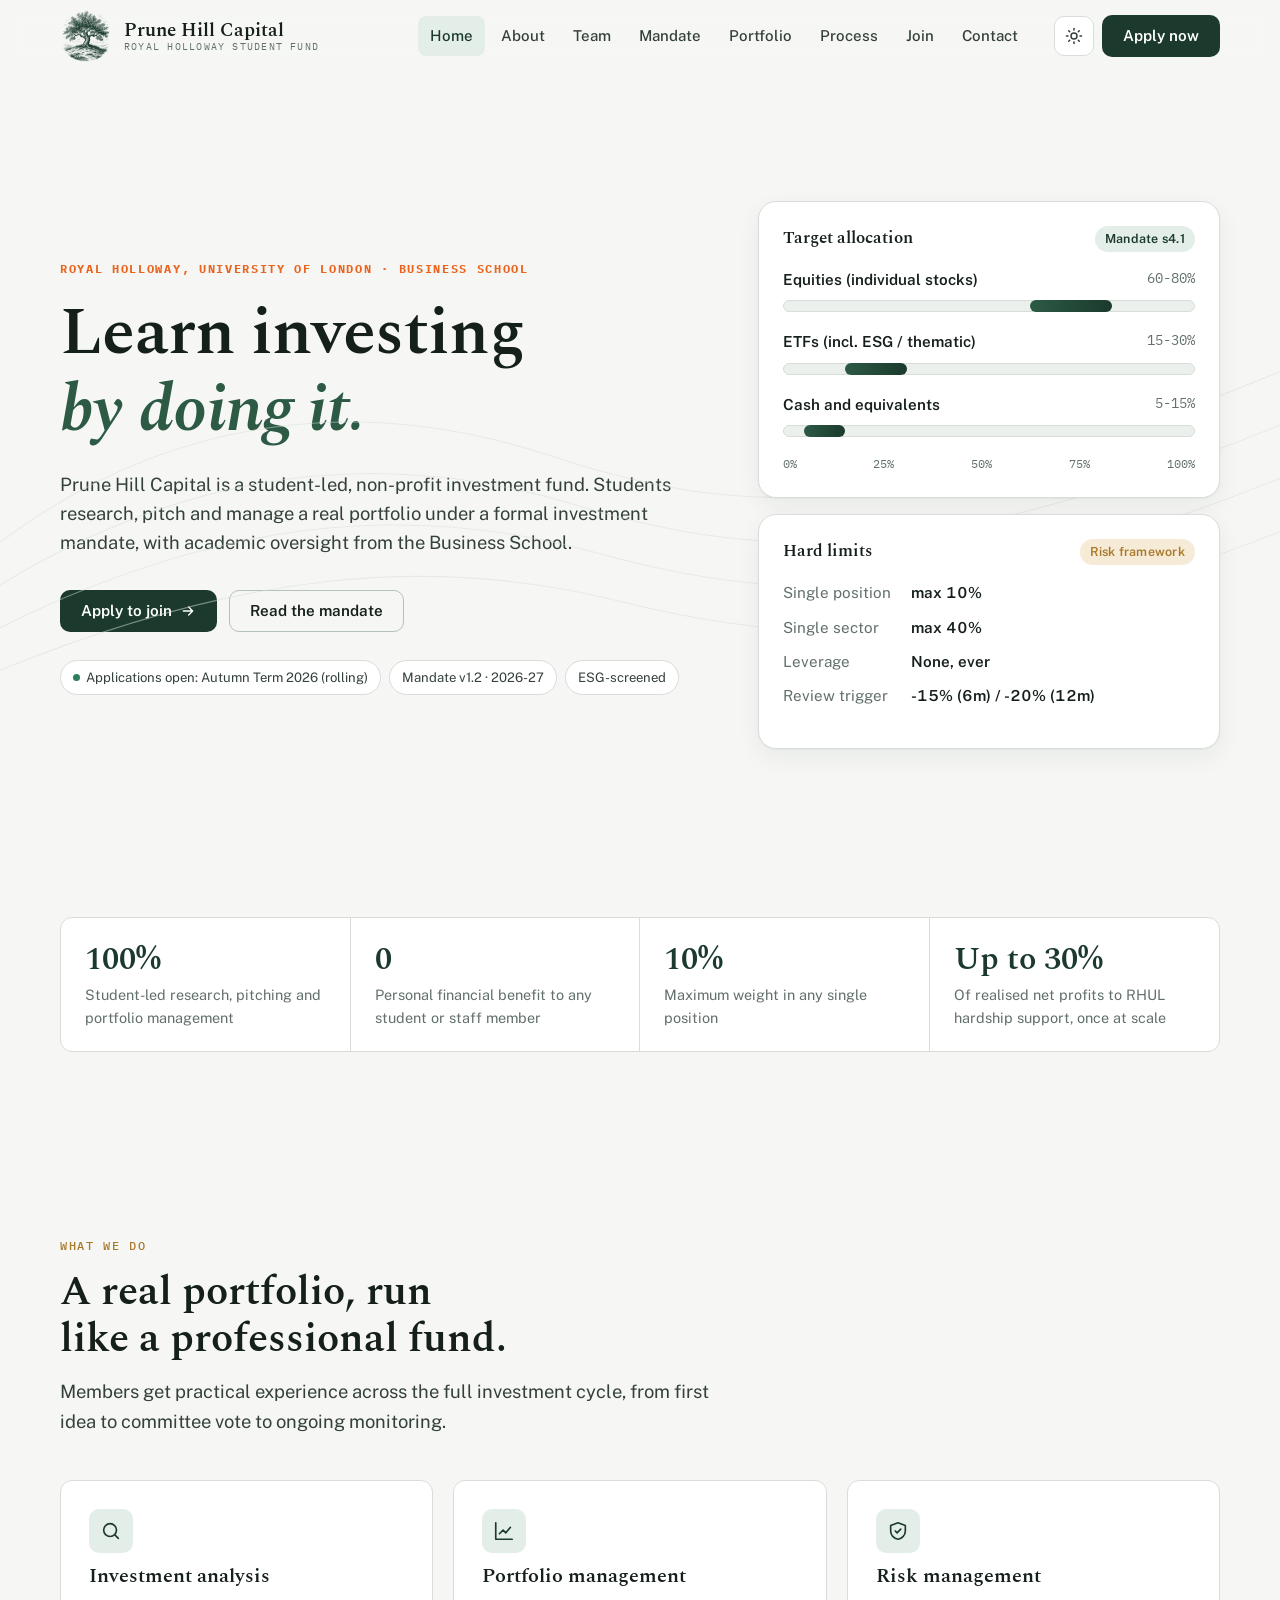
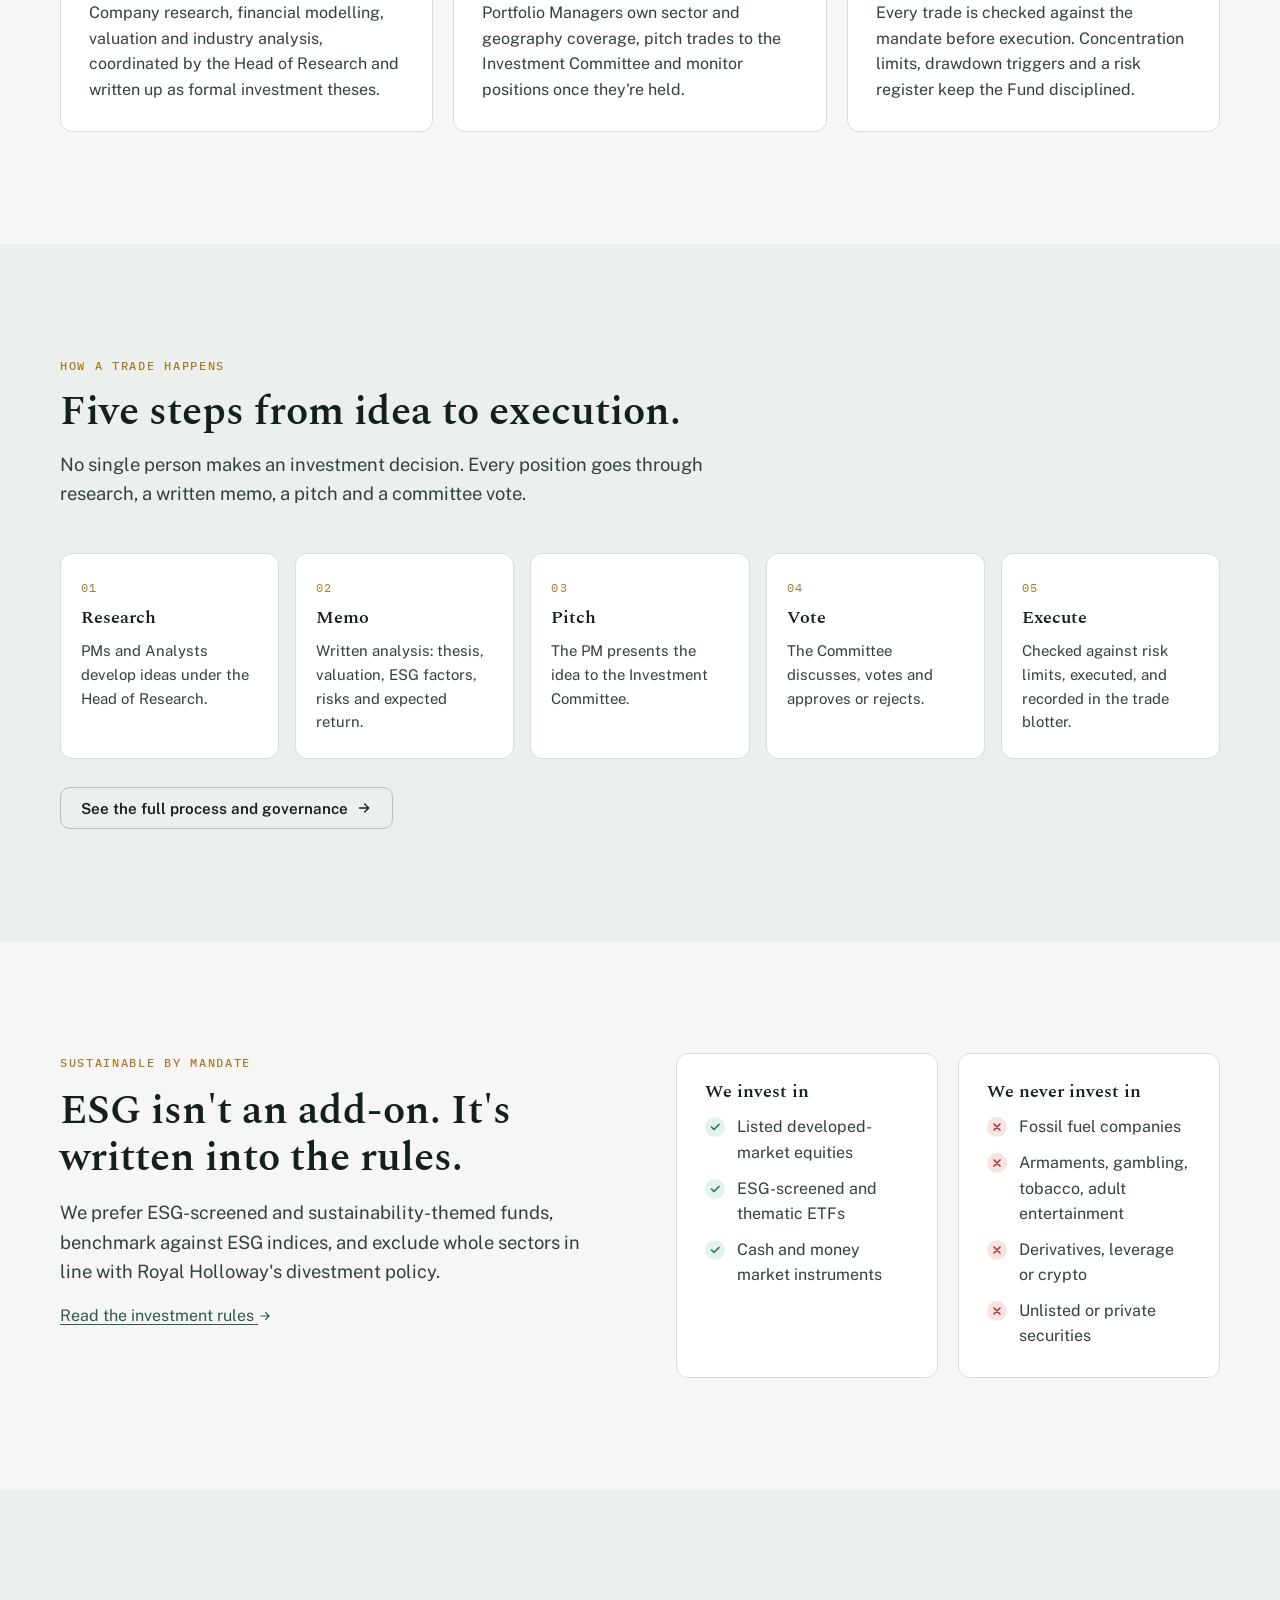
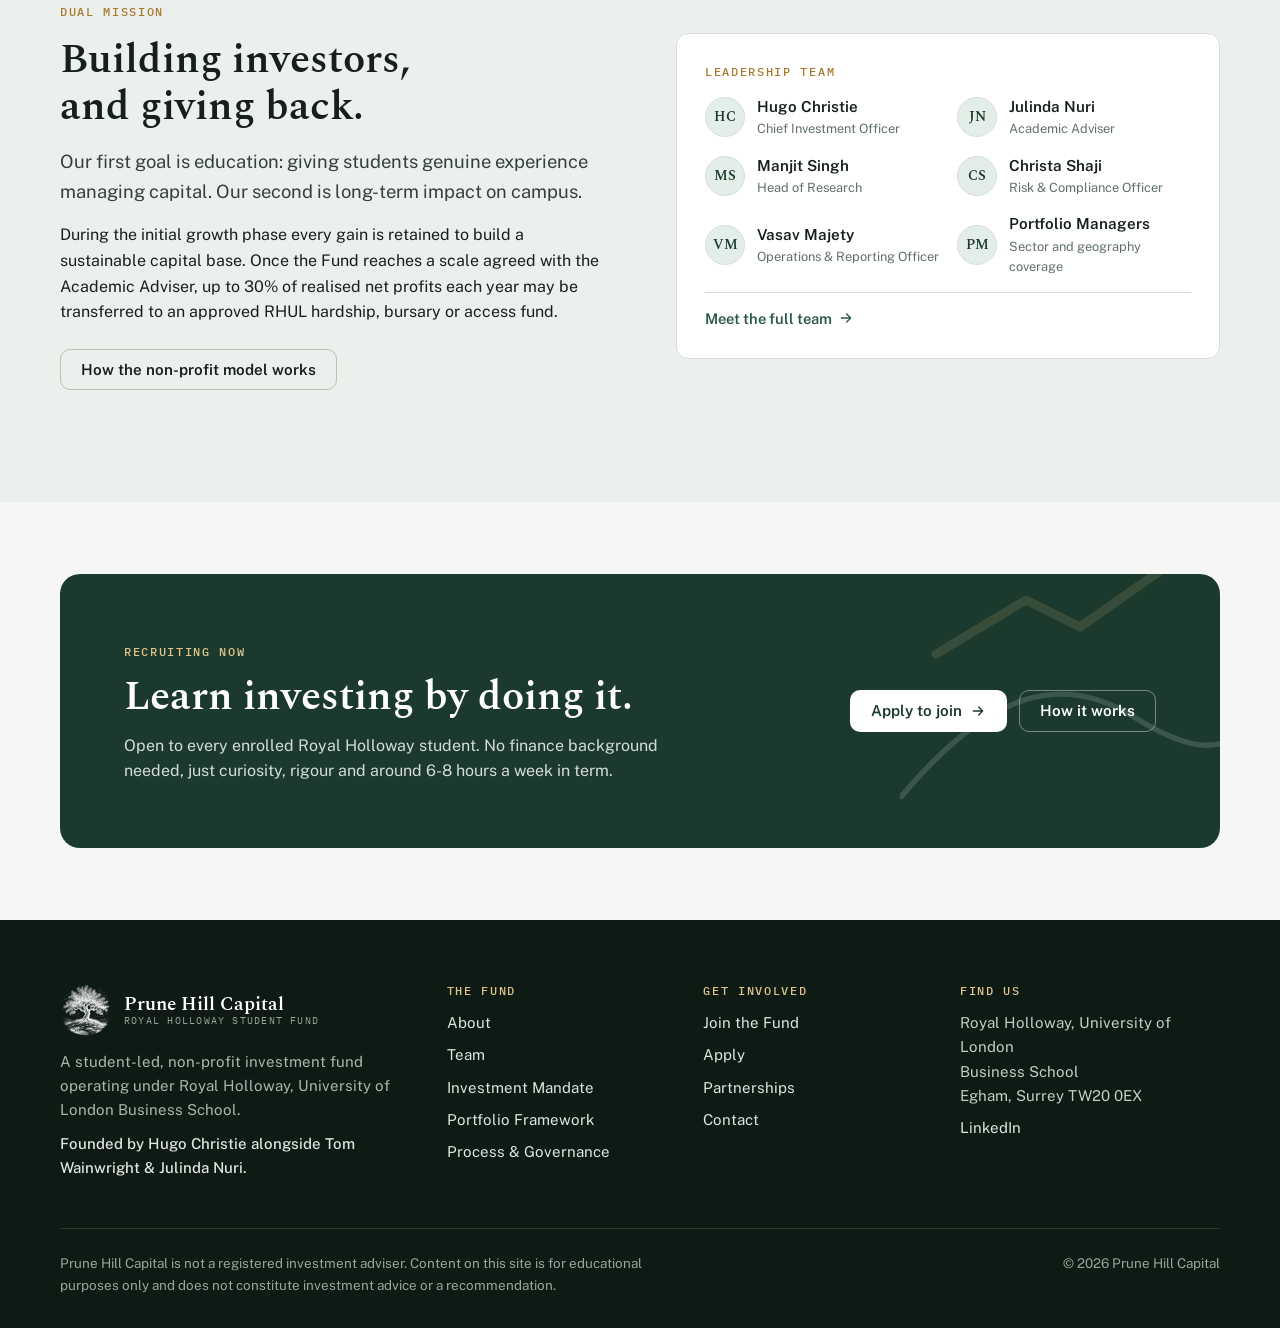
<file: index.html>
<!DOCTYPE html>
<html lang="en-GB" data-theme="light">
<head>
<meta charset="utf-8">
<meta name="viewport" content="width=device-width, initial-scale=1, viewport-fit=cover">
<title>Prune Hill Capital | Student Investment Fund at Royal Holloway (RHUL)</title>
<meta name="google-site-verification" content="UuntJzYePJJHAuNJm6Cah63_HnTxfnDB6dVCxA9qep4">
<meta name="description" content="Prune Hill Capital is a student-led, non-profit investment fund at Royal Holloway, University of London Business School, founded by Hugo Christie alongside Tom Wainwright and Julinda Nuri.">
<meta property="og:title" content="Prune Hill Capital | Student Investment Fund at Royal Holloway (RHUL)">
<meta property="og:description" content="Prune Hill Capital is a student-led, non-profit investment fund at Royal Holloway, University of London Business School, founded by Hugo Christie alongside Tom Wainwright and Julinda Nuri.">
<meta property="og:type" content="website">
<link rel="canonical" href="https://prunehillcapital.com/">
<meta property="og:url" content="https://prunehillcapital.com/">
<meta property="og:site_name" content="Prune Hill Capital">
<meta property="og:locale" content="en_GB">
<meta property="og:image" content="https://prunehillcapital.com/assets/img/og-image.png">
<meta property="og:image:width" content="1200">
<meta property="og:image:height" content="630">
<meta property="og:image:alt" content="Prune Hill Capital, Royal Holloway student investment fund: Learn investing by doing it.">
<meta name="twitter:card" content="summary_large_image">
<meta name="twitter:title" content="Prune Hill Capital | Student Investment Fund at Royal Holloway (RHUL)">
<meta name="twitter:description" content="Prune Hill Capital is a student-led, non-profit investment fund at Royal Holloway, University of London Business School, founded by Hugo Christie alongside Tom Wainwright and Julinda Nuri.">
<meta name="twitter:image" content="https://prunehillcapital.com/assets/img/og-image.png">
<script type="application/ld+json">
{
  "@context": "https://schema.org",
  "@graph": [
    {
      "@type": "Organization",
      "@id": "https://prunehillcapital.com/#organization",
      "name": "Prune Hill Capital",
      "alternateName": [
        "Prune Hill",
        "PHC",
        "Prune Hill Capital RHUL"
      ],
      "url": "https://prunehillcapital.com/",
      "logo": {
        "@type": "ImageObject",
        "url": "https://prunehillcapital.com/assets/img/logo-512.png",
        "width": 512,
        "height": 512
      },
      "image": "https://prunehillcapital.com/assets/img/og-image.png",
      "description": "Prune Hill Capital is a student-led, non-profit investment fund at Royal Holloway, University of London Business School, founded by Hugo Christie alongside Tom Wainwright and Julinda Nuri. Students research, pitch and manage a real, ESG-screened portfolio under a formal investment mandate, with academic oversight.",
      "slogan": "Learn investing by doing it.",
      "founder": [
        {
          "@type": "Person",
          "@id": "https://prunehillcapital.com/about#hugo-christie",
          "name": "Hugo Christie",
          "jobTitle": "Founder and Chief Investment Officer"
        },
        {
          "@type": "Person",
          "@id": "https://prunehillcapital.com/about#tom-wainwright",
          "name": "Tom Wainwright",
          "jobTitle": "Co-founder"
        },
        {
          "@type": "Person",
          "@id": "https://prunehillcapital.com/about#julinda-nuri",
          "name": "Julinda Nuri",
          "jobTitle": "Co-founder and Academic Adviser"
        }
      ],
      "memberOf": {
        "@type": "CollegeOrUniversity",
        "name": "Royal Holloway, University of London",
        "url": "https://www.royalholloway.ac.uk/"
      },
      "address": {
        "@type": "PostalAddress",
        "streetAddress": "Royal Holloway, University of London, Business School",
        "addressLocality": "Egham",
        "addressRegion": "Surrey",
        "postalCode": "TW20 0EX",
        "addressCountry": "GB"
      },
      "areaServed": "GB",
      "knowsAbout": [
        "Equity research",
        "Portfolio management",
        "ESG investing",
        "Student investment funds",
        "Financial modelling"
      ],
      "sameAs": [
        "https://www.linkedin.com/company/prune-hill-capital"
      ]
    },
    {
      "@type": "WebSite",
      "@id": "https://prunehillcapital.com/#website",
      "name": "Prune Hill Capital",
      "url": "https://prunehillcapital.com/",
      "inLanguage": "en-GB",
      "publisher": {
        "@id": "https://prunehillcapital.com/#organization"
      }
    }
  ]
}
</script>
<meta name="theme-color" content="#1B3A2D">
<link rel="apple-touch-icon" href="assets/img/apple-touch-icon.png">
<link rel="icon" href="assets/img/favicon-32.png" sizes="32x32" type="image/png">
<link rel="icon" href="assets/img/favicon-96.png" sizes="96x96" type="image/png">
<link rel="icon" href="assets/img/favicon-192.png" sizes="192x192" type="image/png">
<link rel="shortcut icon" href="/favicon.ico">
<link rel="preconnect" href="https://fonts.googleapis.com">
<link rel="preconnect" href="https://fonts.gstatic.com" crossorigin>
<link rel="stylesheet" href="https://fonts.googleapis.com/css2?family=Spectral:ital,wght@0,500;0,600;1,500&family=Public+Sans:wght@400;500;600;700&family=IBM+Plex+Mono:wght@500;700&display=swap">
<link rel="stylesheet" href="assets/css/styles.css?v=20261127a">
<script>
  (function () {
    var t = null;
    try { t = localStorage.getItem("phc-theme"); } catch (e) {}
    if (t !== "dark") t = "light"; // Light by default; dark only if the visitor chose it
    document.documentElement.setAttribute("data-theme", t);
  })();
</script>
</head>
<body>
<a class="skip" href="#main">Skip to content</a>
<header class="site-header">
  <div class="container nav">
    <a class="brand" href="/" aria-label="Prune Hill Capital home">
      <img class="logo" src="assets/img/logo.png" alt="" width="52" height="52">
      <span class="brand-text"><span class="brand-name">Prune Hill Capital</span><span class="brand-sub">Royal Holloway Student Fund</span></span>
    </a>
    <nav aria-label="Main">
      <ul class="nav-links" id="nav-links">
        <li><a href="/" aria-current="page">Home</a></li>
        <li><a href="/about">About</a></li>
        <li><a href="/team">Team</a></li>
        <li><a href="/mandate">Mandate</a></li>
        <li><a href="/portfolio">Portfolio</a></li>
        <li><a href="/process">Process</a></li>
        <li><a href="/programme">Join</a></li>
        <li><a href="/contact">Contact</a></li>
      </ul>
    </nav>
    <div class="nav-actions">
      <button class="icon-btn theme-btn" type="button" aria-label="Switch colour theme">
        <svg class="sun" viewBox="0 0 24 24" fill="none" stroke="currentColor" stroke-width="2" stroke-linecap="round"><circle cx="12" cy="12" r="4"/><path d="M12 2v2M12 20v2M4.9 4.9l1.4 1.4M17.7 17.7l1.4 1.4M2 12h2M20 12h2M4.9 19.1l1.4-1.4M17.7 6.3l1.4-1.4"/></svg>
        <svg class="moon" viewBox="0 0 24 24" fill="none" stroke="currentColor" stroke-width="2" stroke-linejoin="round"><path d="M20 14.5A8 8 0 019.5 4 8 8 0 1020 14.5z"/></svg>
      </button>
      <a class="btn btn-primary" href="/programme#apply">Apply now</a>
      <button class="icon-btn menu-btn" type="button" aria-label="Open menu" aria-controls="nav-links" aria-expanded="false">
        <svg viewBox="0 0 24 24" fill="none" stroke="currentColor" stroke-width="2" stroke-linecap="round"><path d="M4 7h16M4 12h16M4 17h16"/></svg>
      </button>
    </div>
  </div>
</header>
<main id="main">
<section class="hero">
  <svg class="hero-contour" viewBox="0 0 1200 600" preserveAspectRatio="none" aria-hidden="true">
    <path d="M0 520 C 200 420, 380 400, 560 450 S 900 500, 1200 380"/>
    <path d="M0 560 C 220 470, 400 450, 580 495 S 920 540, 1200 430"/>
    <path d="M0 480 C 180 370, 360 350, 540 405 S 880 460, 1200 330"/>
    <path d="M0 440 C 160 320, 340 300, 520 360 S 860 420, 1200 280"/>
  </svg>
  <div class="container hero-grid">
    <div>
      <span class="eyebrow eyebrow-rhul">Royal Holloway, University of London &middot; Business School</span>
      <h1 style="margin-top:16px">Learn investing <em>by doing it.</em></h1>
      <p class="lead">Prune Hill Capital is a student-led, non-profit investment fund. Students research, pitch and manage a real portfolio under a formal investment mandate, with academic oversight from the Business School.</p>
      <div class="btn-row">
        <a class="btn btn-primary" href="/programme#apply">Apply to join <svg viewBox="0 0 24 24" fill="none" stroke="currentColor" stroke-width="2" stroke-linecap="round" stroke-linejoin="round"><path d="M5 12h14M13 6l6 6-6 6"/></svg></a>
        <a class="btn btn-ghost" href="/mandate">Read the mandate</a>
      </div>
      <div class="hero-badges">
        <span class="badge"><span class="dot"></span><span data-recruit-label>Applications open: Autumn Term 2026 (rolling)</span></span>
        <span class="badge">Mandate v1.2 &middot; 2026-27</span>
        <span class="badge">ESG-screened</span>
      </div>
    </div>
    <div class="hero-art">
      <div class="hero-card">
        <div class="hero-card-head"><h3>Target allocation</h3><span class="pill pill-brand">Mandate s4.1</span></div>
        <div class="ranges">
          <div class="range-row">
  <div class="range-top"><strong>Equities (individual stocks)</strong><span>60-80%</span></div>
  <div class="range-track" data-min="60" data-max="80"><div class="range-fill"></div></div>
  
</div>
          <div class="range-row">
  <div class="range-top"><strong>ETFs (incl. ESG / thematic)</strong><span>15-30%</span></div>
  <div class="range-track" data-min="15" data-max="30"><div class="range-fill"></div></div>
  
</div>
          <div class="range-row">
  <div class="range-top"><strong>Cash and equivalents</strong><span>5-15%</span></div>
  <div class="range-track" data-min="5" data-max="15"><div class="range-fill"></div></div>
  
</div>
          <div class="range-scale" aria-hidden="true"><span>0%</span><span>25%</span><span>50%</span><span>75%</span><span>100%</span></div>
        </div>
      </div>
      <div class="hero-card">
        <div class="hero-card-head"><h3>Hard limits</h3><span class="pill pill-gold">Risk framework</span></div>
        <dl class="kv">
          <dt>Single position</dt><dd class="num">max 10%</dd>
          <dt>Single sector</dt><dd class="num">max 40%</dd>
          <dt>Leverage</dt><dd>None, ever</dd>
          <dt>Review trigger</dt><dd class="num">-15% (6m) / -20% (12m)</dd>
        </dl>
      </div>
    </div>
  </div>
</section>

<section class="section tight">
  <div class="container">
    <div class="stats reveal">
      <div class="stat"><span class="value">100%</span><span class="label">Student-led research, pitching and portfolio management</span></div>
      <div class="stat"><span class="value">0</span><span class="label">Personal financial benefit to any student or staff member</span></div>
      <div class="stat"><span class="value">10%</span><span class="label">Maximum weight in any single position</span></div>
      <div class="stat"><span class="value">Up to 30%</span><span class="label">Of realised net profits to RHUL hardship support, once at scale</span></div>
    </div>
  </div>
</section>

<section class="section">
  <div class="container">
    <div class="section-head">
      <span class="eyebrow">What we do</span>
      <h2>A real portfolio, run like a professional fund.</h2>
      <p class="lead">Members get practical experience across the full investment cycle, from first idea to committee vote to ongoing monitoring.</p>
    </div>
    <div class="grid grid-3">
      <div class="card reveal"><div class="icon"><svg viewBox="0 0 24 24" fill="none" stroke="currentColor" stroke-width="1.8" stroke-linecap="round"><circle cx="11" cy="11" r="7"/><path d="M20 20l-3.5-3.5"/></svg></div><h3>Investment analysis</h3><p>Company research, financial modelling, valuation and industry analysis, coordinated by the Head of Research and written up as formal investment theses.</p></div>
      <div class="card reveal"><div class="icon"><svg viewBox="0 0 24 24" fill="none" stroke="currentColor" stroke-width="1.8" stroke-linecap="round" stroke-linejoin="round"><path d="M3 3v18h18"/><path d="M7 15l4-4 3 3 5-6"/></svg></div><h3>Portfolio management</h3><p>Portfolio Managers own sector and geography coverage, pitch trades to the Investment Committee and monitor positions once they're held.</p></div>
      <div class="card reveal"><div class="icon"><svg viewBox="0 0 24 24" fill="none" stroke="currentColor" stroke-width="1.8" stroke-linejoin="round"><path d="M12 3l8 3v6c0 4.5-3.4 8.2-8 9-4.6-.8-8-4.5-8-9V6l8-3z"/><path d="M9 12l2 2 4-4" stroke-linecap="round"/></svg></div><h3>Risk management</h3><p>Every trade is checked against the mandate before execution. Concentration limits, drawdown triggers and a risk register keep the Fund disciplined.</p></div>
    </div>
  </div>
</section>

<section class="section alt">
  <div class="container">
    <div class="section-head">
      <span class="eyebrow">How a trade happens</span>
      <h2>Five steps from idea to execution.</h2>
      <p class="lead">No single person makes an investment decision. Every position goes through research, a written memo, a pitch and a committee vote.</p>
    </div>
    <div class="steps">
      <div class="step reveal"><span class="step-num">01</span><h3>Research</h3><p>PMs and Analysts develop ideas under the Head of Research.</p></div>
      <div class="step reveal"><span class="step-num">02</span><h3>Memo</h3><p>Written analysis: thesis, valuation, ESG factors, risks and expected return.</p></div>
      <div class="step reveal"><span class="step-num">03</span><h3>Pitch</h3><p>The PM presents the idea to the Investment Committee.</p></div>
      <div class="step reveal"><span class="step-num">04</span><h3>Vote</h3><p>The Committee discusses, votes and approves or rejects.</p></div>
      <div class="step reveal"><span class="step-num">05</span><h3>Execute</h3><p>Checked against risk limits, executed, and recorded in the trade blotter.</p></div>
    </div>
    <p style="margin-top:28px"><a class="btn btn-ghost" href="/process">See the full process and governance <svg viewBox="0 0 24 24" fill="none" stroke="currentColor" stroke-width="2" stroke-linecap="round" stroke-linejoin="round"><path d="M5 12h14M13 6l6 6-6 6"/></svg></a></p>
  </div>
</section>

<section class="section">
  <div class="container split top">
    <div class="stack reveal">
      <span class="eyebrow">Sustainable by mandate</span>
      <h2>ESG isn't an add-on. It's written into the rules.</h2>
      <p class="lead">We prefer ESG-screened and sustainability-themed funds, benchmark against ESG indices, and exclude whole sectors in line with Royal Holloway's divestment policy.</p>
      <p><a href="/mandate#s3">Read the investment rules <svg style="display:inline;width:14px;height:14px;vertical-align:-2px" viewBox="0 0 24 24" fill="none" stroke="currentColor" stroke-width="2" stroke-linecap="round" stroke-linejoin="round"><path d="M5 12h14M13 6l6 6-6 6"/></svg></a></p>
    </div>
    <div class="grid grid-2 reveal">
      <div class="card"><h3 style="font-size:1.1rem">We invest in</h3>
        <ul class="checklist"><li>Listed developed-market equities</li><li>ESG-screened and thematic ETFs</li><li>Cash and money market instruments</li></ul></div>
      <div class="card"><h3 style="font-size:1.1rem">We never invest in</h3>
        <ul class="crosslist"><li>Fossil fuel companies</li><li>Armaments, gambling, tobacco, adult entertainment</li><li>Derivatives, leverage or crypto</li><li>Unlisted or private securities</li></ul></div>
    </div>
  </div>
</section>

<section class="section alt">
  <div class="container split">
    <div class="stack reveal">
      <span class="eyebrow">Dual mission</span>
      <h2>Building investors, and giving back.</h2>
      <p class="lead">Our first goal is education: giving students genuine experience managing capital. Our second is long-term impact on campus.</p>
      <p>During the initial growth phase every gain is retained to build a sustainable capital base. Once the Fund reaches a scale agreed with the Academic Adviser, up to 30% of realised net profits each year may be transferred to an approved RHUL hardship, bursary or access fund.</p>
      <div class="btn-row" style="margin-top:8px"><a class="btn btn-ghost" href="/about#model">How the non-profit model works</a></div>
    </div>
    <div class="card reveal" style="gap:14px">
      <span class="eyebrow">Leadership team</span>
      <div class="mini-team">
        <div><span class="avatar sm">HC</span><span><strong>Hugo Christie</strong><small>Chief Investment Officer</small></span></div>
        <div><span class="avatar sm">JN</span><span><strong>Julinda Nuri</strong><small>Academic Adviser</small></span></div>
        <div><span class="avatar sm">MS</span><span><strong>Manjit Singh</strong><small>Head of Research</small></span></div>
        <div><span class="avatar sm">CS</span><span><strong>Christa Shaji</strong><small>Risk &amp; Compliance Officer</small></span></div>
        <div><span class="avatar sm">VM</span><span><strong>Vasav Majety</strong><small>Operations &amp; Reporting Officer</small></span></div>
        <div><span class="avatar sm">PM</span><span><strong>Portfolio Managers</strong><small>Sector and geography coverage</small></span></div>
      </div>
      <hr class="divider">
      <a class="more" href="/team" style="text-decoration:none">Meet the full team <svg style="width:16px;height:16px" viewBox="0 0 24 24" fill="none" stroke="currentColor" stroke-width="2" stroke-linecap="round" stroke-linejoin="round"><path d="M5 12h14M13 6l6 6-6 6"/></svg></a>
    </div>
  </div>
</section>

<section class="section tight">
  <div class="container">
    <div class="cta-band reveal">
      <svg class="deco" viewBox="0 0 200 200" aria-hidden="true"><path d="M0 150 C 50 90, 90 80, 130 105 S 180 120, 200 110" stroke="#fff" stroke-width="3" fill="none"/><path d="M20 70 L70 40 L100 55 L150 20" stroke="#E2C48A" stroke-width="5" fill="none" stroke-linecap="round" stroke-linejoin="round"/></svg>
      <div>
        <span class="eyebrow">Recruiting now</span>
        <h2 style="margin-top:10px">Learn investing by doing it.</h2>
        <p>Open to every enrolled Royal Holloway student. No finance background needed, just curiosity, rigour and around 6-8 hours a week in term.</p>
      </div>
      <div class="btn-row">
        <a class="btn btn-light" href="/programme#apply">Apply to join <svg viewBox="0 0 24 24" fill="none" stroke="currentColor" stroke-width="2" stroke-linecap="round" stroke-linejoin="round"><path d="M5 12h14M13 6l6 6-6 6"/></svg></a>
        <a class="btn btn-outline-light" href="/programme">How it works</a>
      </div>
    </div>
  </div>
</section>

</main>
<footer class="site-footer">
  <div class="container">
    <div class="footer-grid">
      <div class="footer-brand">
        <a class="brand" href="/">
          <img class="logo" src="assets/img/logo.png" alt="" width="52" height="52">
          <span class="brand-text"><span class="brand-name">Prune Hill Capital</span><span class="brand-sub">Royal Holloway Student Fund</span></span>
        </a>
        <p>A student-led, non-profit investment fund operating under Royal Holloway, University of London Business School.</p>
        <p class="founded">Founded by Hugo Christie alongside Tom Wainwright &amp; Julinda Nuri.</p>
      </div>
      <div>
        <h4>The Fund</h4>
        <ul>
          <li><a href="/about">About</a></li>
          <li><a href="/team">Team</a></li>
          <li><a href="/mandate">Investment Mandate</a></li>
          <li><a href="/portfolio">Portfolio Framework</a></li>
          <li><a href="/process">Process &amp; Governance</a></li>
        </ul>
      </div>
      <div>
        <h4>Get involved</h4>
        <ul>
          <li><a href="/programme">Join the Fund</a></li>
          <li><a href="/programme#apply">Apply</a></li>
          <li><a href="/about#partnerships">Partnerships</a></li>
          <li><a href="/contact">Contact</a></li>
        </ul>
      </div>
      <div>
        <h4>Find us</h4>
        <ul>
          <li>Royal Holloway, University of London<br>Business School<br>Egham, Surrey TW20 0EX</li>
          <li><a data-linkedin href="https://www.linkedin.com/company/prune-hill-capital" target="_blank" rel="noopener">LinkedIn</a></li>
        </ul>
      </div>
    </div>
    <div class="footer-bottom">
      <p>Prune Hill Capital is not a registered investment adviser. Content on this site is for educational purposes only and does not constitute investment advice or a recommendation.</p>
      <p>&copy; <span data-year>2026</span> Prune Hill Capital</p>
    </div>
  </div>
</footer>
<button class="back-top" type="button" aria-label="Back to top"><svg viewBox="0 0 24 24" fill="none" stroke="currentColor" stroke-width="2.2" stroke-linecap="round" stroke-linejoin="round"><path d="M12 19V5M6 11l6-6 6 6"/></svg></button>
<script src="assets/js/config.js?v=20261127a"></script>
<script src="assets/js/main.js?v=20261127a"></script>
</body>
</html>
</file>
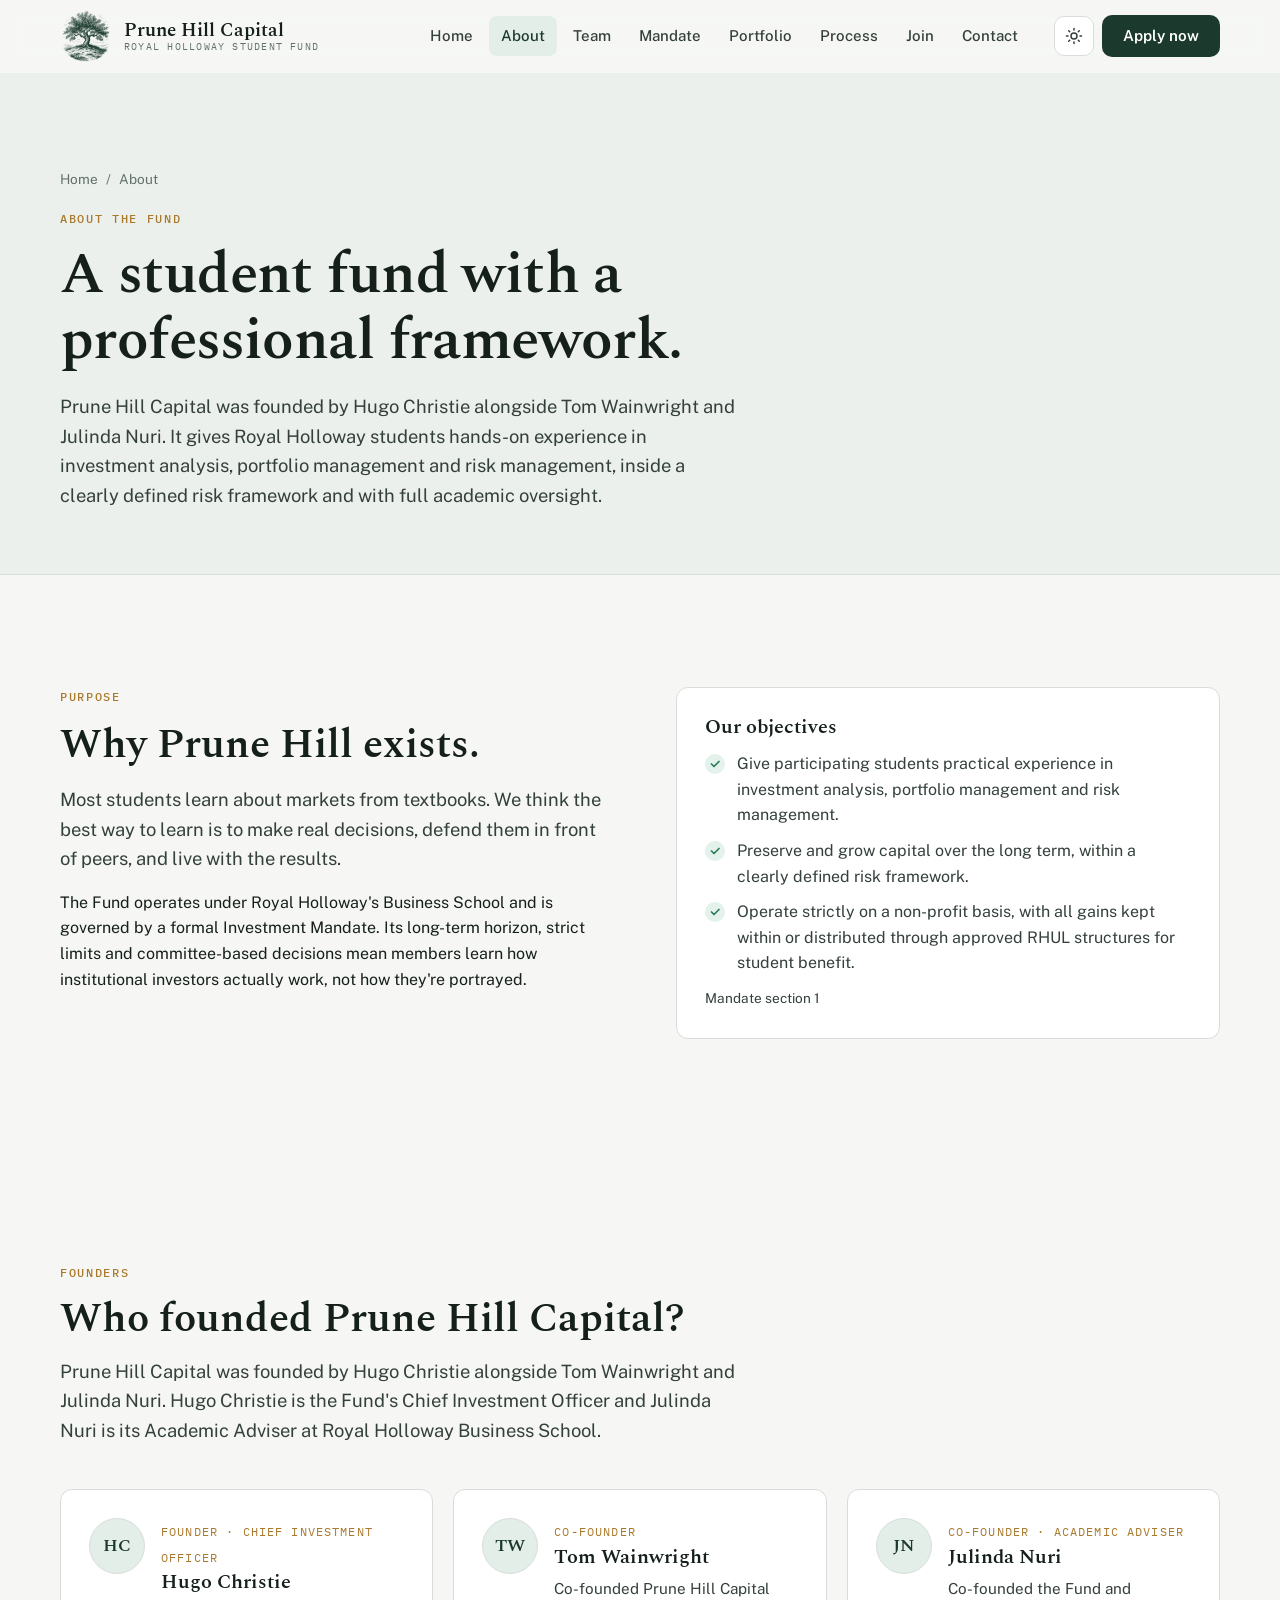
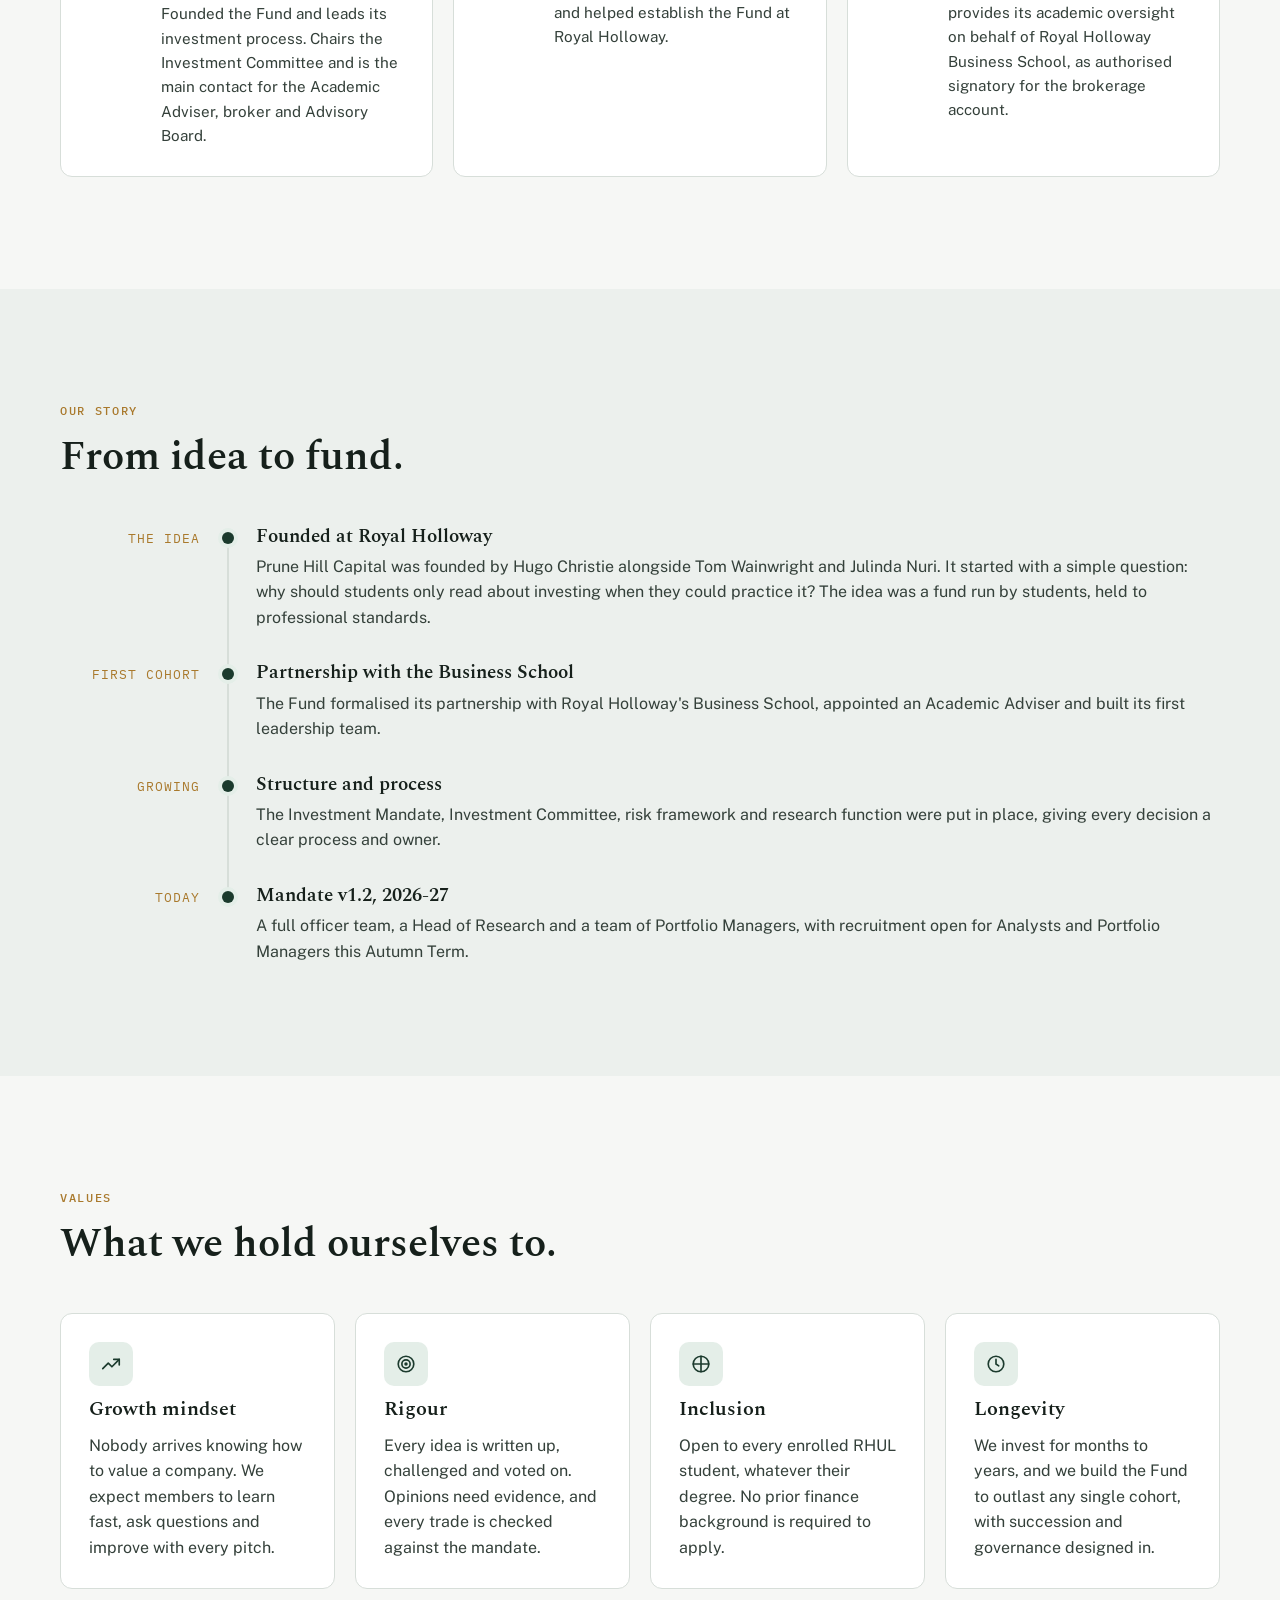
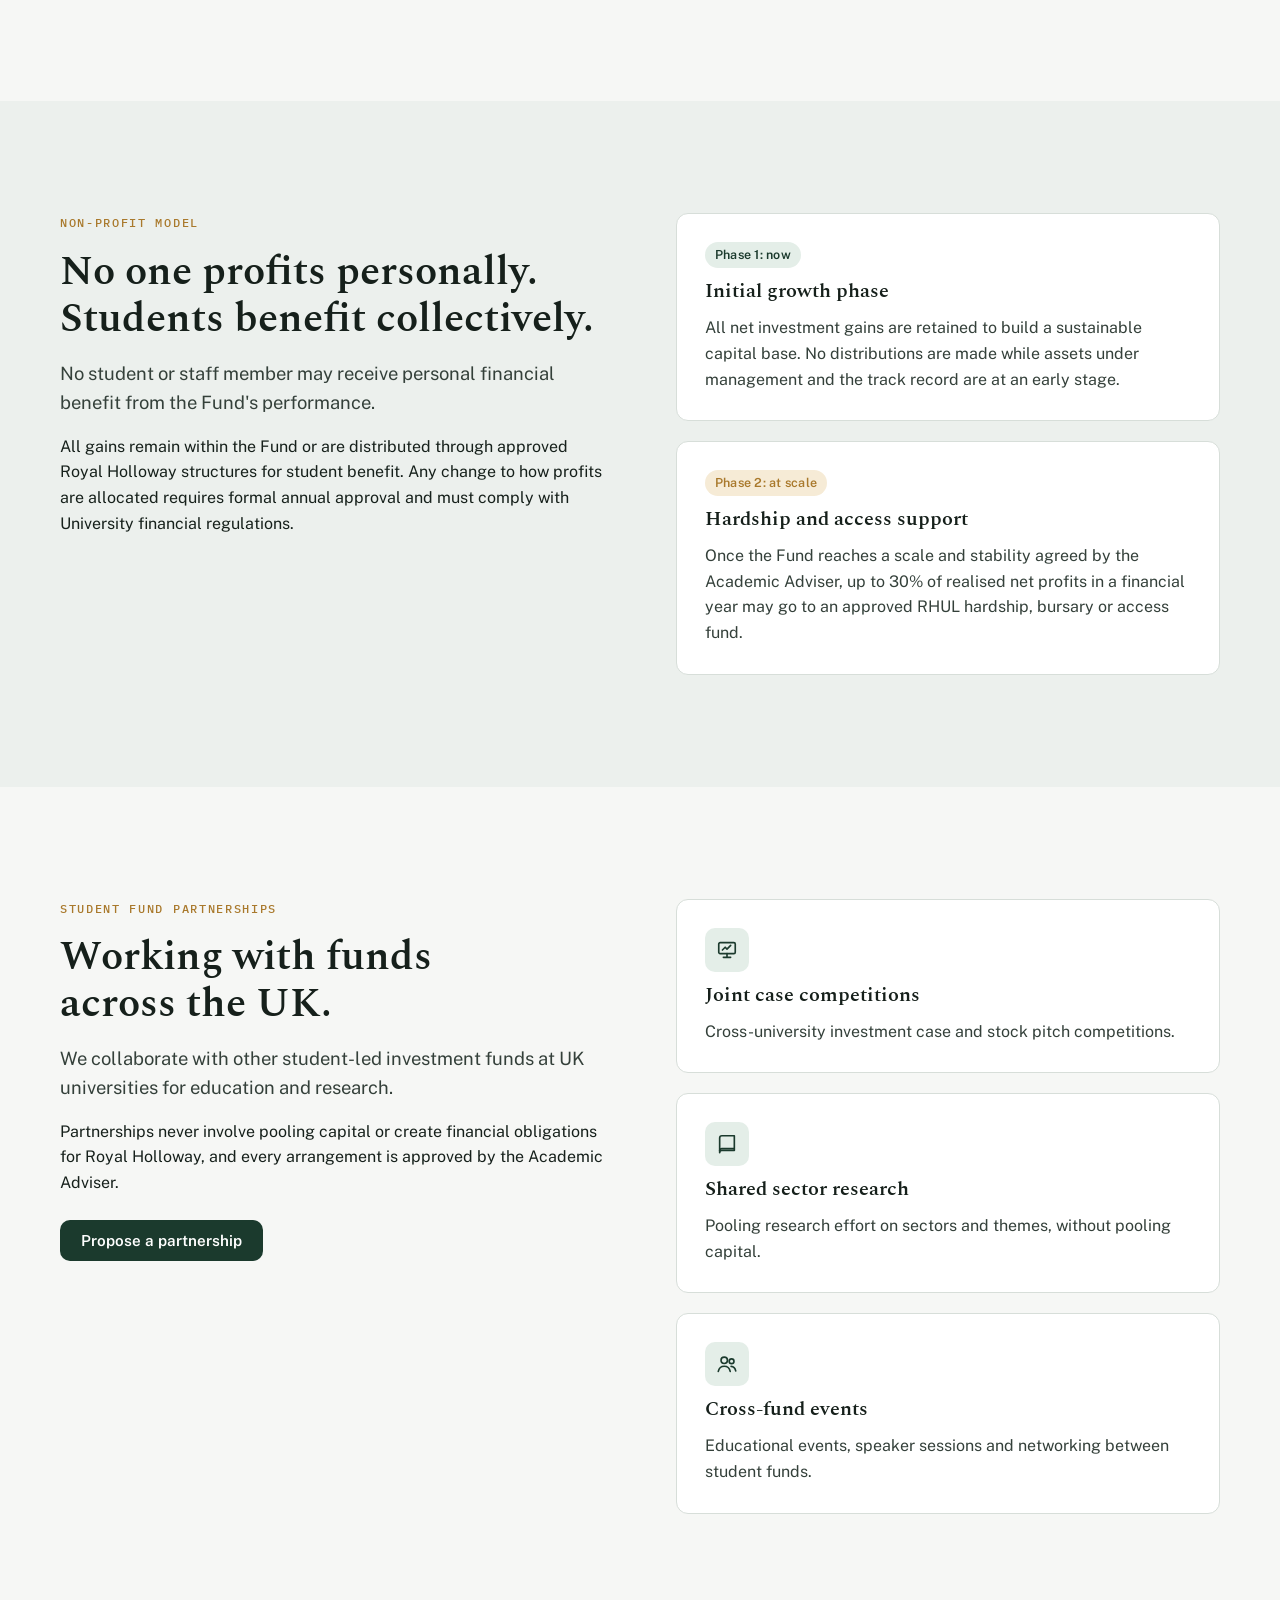
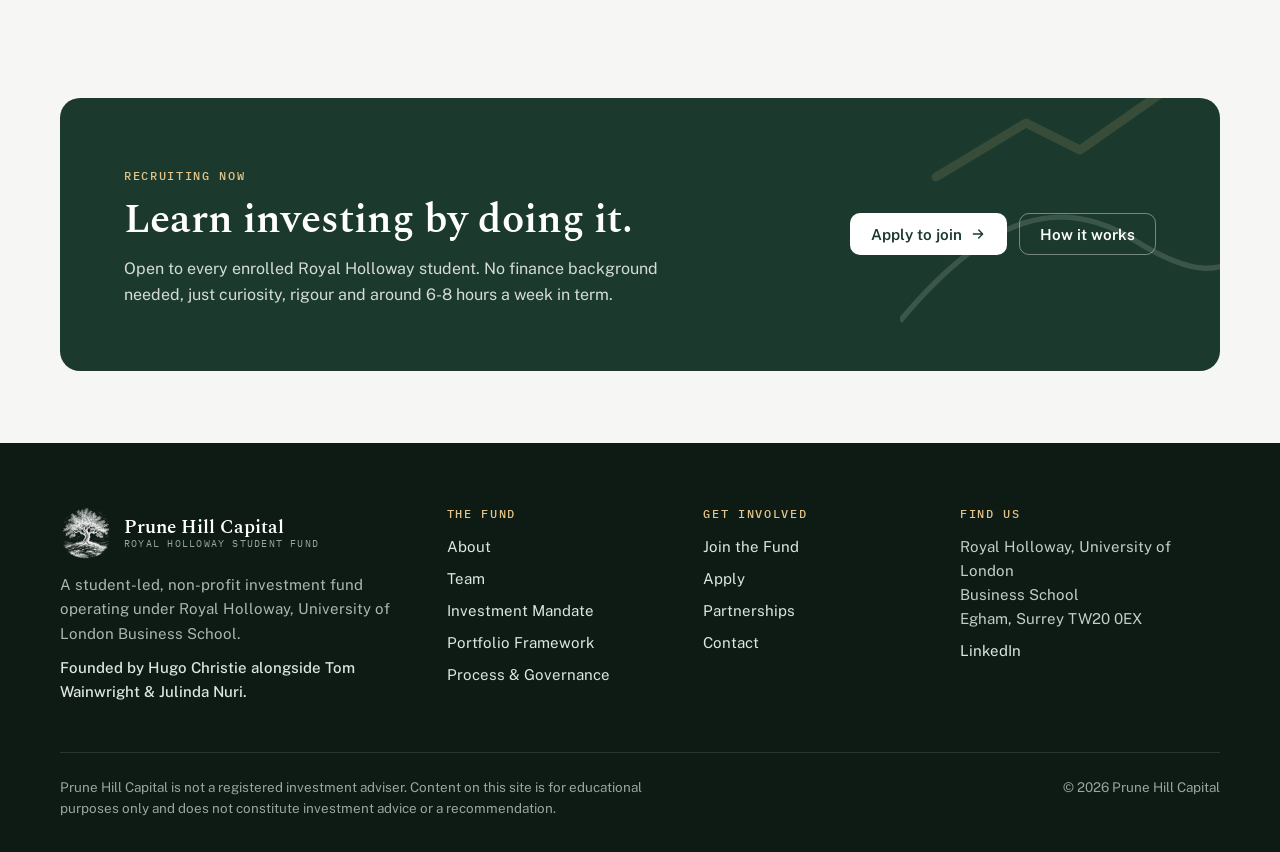
<file: about.html>
<!DOCTYPE html>
<html lang="en-GB" data-theme="light">
<head>
<meta charset="utf-8">
<meta name="viewport" content="width=device-width, initial-scale=1, viewport-fit=cover">
<title>About Prune Hill Capital | Royal Holloway Student Investment Fund</title>
<meta name="description" content="The story of Prune Hill Capital, founded by Hugo Christie alongside Tom Wainwright and Julinda Nuri at Royal Holloway: its purpose, values and non-profit model.">
<meta property="og:title" content="About Prune Hill Capital | Royal Holloway Student Investment Fund">
<meta property="og:description" content="The story of Prune Hill Capital, founded by Hugo Christie alongside Tom Wainwright and Julinda Nuri at Royal Holloway: its purpose, values and non-profit model.">
<meta property="og:type" content="website">
<link rel="canonical" href="https://prunehillcapital.com/about">
<meta property="og:url" content="https://prunehillcapital.com/about">
<meta property="og:site_name" content="Prune Hill Capital">
<meta property="og:locale" content="en_GB">
<meta property="og:image" content="https://prunehillcapital.com/assets/img/og-image.png">
<meta property="og:image:width" content="1200">
<meta property="og:image:height" content="630">
<meta property="og:image:alt" content="Prune Hill Capital, Royal Holloway student investment fund: Learn investing by doing it.">
<meta name="twitter:card" content="summary_large_image">
<meta name="twitter:title" content="About Prune Hill Capital | Royal Holloway Student Investment Fund">
<meta name="twitter:description" content="The story of Prune Hill Capital, founded by Hugo Christie alongside Tom Wainwright and Julinda Nuri at Royal Holloway: its purpose, values and non-profit model.">
<meta name="twitter:image" content="https://prunehillcapital.com/assets/img/og-image.png">
<script type="application/ld+json">
{
  "@context": "https://schema.org",
  "@graph": [
    {
      "@type": "BreadcrumbList",
      "itemListElement": [
        {
          "@type": "ListItem",
          "position": 1,
          "name": "Home",
          "item": "https://prunehillcapital.com/"
        },
        {
          "@type": "ListItem",
          "position": 2,
          "name": "About",
          "item": "https://prunehillcapital.com/about"
        }
      ]
    },
    {
      "@type": "AboutPage",
      "@id": "https://prunehillcapital.com/about",
      "url": "https://prunehillcapital.com/about",
      "name": "About Prune Hill Capital | Royal Holloway Student Investment Fund",
      "description": "The story of Prune Hill Capital, founded by Hugo Christie alongside Tom Wainwright and Julinda Nuri at Royal Holloway: its purpose, values and non-profit model.",
      "isPartOf": {
        "@id": "https://prunehillcapital.com/#website"
      },
      "about": {
        "@id": "https://prunehillcapital.com/#organization"
      },
      "inLanguage": "en-GB",
      "mentions": [
        {
          "@id": "https://prunehillcapital.com/about#hugo-christie"
        },
        {
          "@id": "https://prunehillcapital.com/about#tom-wainwright"
        },
        {
          "@id": "https://prunehillcapital.com/about#julinda-nuri"
        }
      ]
    },
    {
      "@type": "Person",
      "@id": "https://prunehillcapital.com/about#hugo-christie",
      "name": "Hugo Christie",
      "jobTitle": "Founder and Chief Investment Officer",
      "worksFor": {
        "@id": "https://prunehillcapital.com/#organization"
      },
      "affiliation": {
        "@type": "CollegeOrUniversity",
        "name": "Royal Holloway, University of London"
      }
    },
    {
      "@type": "Person",
      "@id": "https://prunehillcapital.com/about#tom-wainwright",
      "name": "Tom Wainwright",
      "jobTitle": "Co-founder",
      "worksFor": {
        "@id": "https://prunehillcapital.com/#organization"
      }
    },
    {
      "@type": "Person",
      "@id": "https://prunehillcapital.com/about#julinda-nuri",
      "name": "Julinda Nuri",
      "jobTitle": "Co-founder and Academic Adviser",
      "worksFor": {
        "@id": "https://prunehillcapital.com/#organization"
      },
      "affiliation": {
        "@type": "CollegeOrUniversity",
        "name": "Royal Holloway, University of London"
      }
    },
    {
      "@type": "FAQPage",
      "mainEntity": [
        {
          "@type": "Question",
          "name": "Who founded Prune Hill Capital?",
          "acceptedAnswer": {
            "@type": "Answer",
            "text": "Prune Hill Capital was founded by Hugo Christie alongside Tom Wainwright and Julinda Nuri. Hugo Christie is the Fund's Chief Investment Officer and Julinda Nuri is its Academic Adviser at Royal Holloway Business School."
          }
        }
      ]
    }
  ]
}
</script>
<meta name="theme-color" content="#1B3A2D">
<link rel="apple-touch-icon" href="assets/img/apple-touch-icon.png">
<link rel="icon" href="assets/img/favicon-32.png" sizes="32x32" type="image/png">
<link rel="icon" href="assets/img/favicon-96.png" sizes="96x96" type="image/png">
<link rel="icon" href="assets/img/favicon-192.png" sizes="192x192" type="image/png">
<link rel="shortcut icon" href="/favicon.ico">
<link rel="preconnect" href="https://fonts.googleapis.com">
<link rel="preconnect" href="https://fonts.gstatic.com" crossorigin>
<link rel="stylesheet" href="https://fonts.googleapis.com/css2?family=Spectral:ital,wght@0,500;0,600;1,500&family=Public+Sans:wght@400;500;600;700&family=IBM+Plex+Mono:wght@500&display=swap">
<link rel="stylesheet" href="assets/css/styles.css?v=20261127a">
<script>
  (function () {
    var t = null;
    try { t = localStorage.getItem("phc-theme"); } catch (e) {}
    if (t !== "dark") t = "light"; // Light by default; dark only if the visitor chose it
    document.documentElement.setAttribute("data-theme", t);
  })();
</script>
</head>
<body>
<a class="skip" href="#main">Skip to content</a>
<header class="site-header">
  <div class="container nav">
    <a class="brand" href="/" aria-label="Prune Hill Capital home">
      <img class="logo" src="assets/img/logo.png" alt="" width="52" height="52">
      <span class="brand-text"><span class="brand-name">Prune Hill Capital</span><span class="brand-sub">Royal Holloway Student Fund</span></span>
    </a>
    <nav aria-label="Main">
      <ul class="nav-links" id="nav-links">
        <li><a href="/">Home</a></li>
        <li><a href="/about" aria-current="page">About</a></li>
        <li><a href="/team">Team</a></li>
        <li><a href="/mandate">Mandate</a></li>
        <li><a href="/portfolio">Portfolio</a></li>
        <li><a href="/process">Process</a></li>
        <li><a href="/programme">Join</a></li>
        <li><a href="/contact">Contact</a></li>
      </ul>
    </nav>
    <div class="nav-actions">
      <button class="icon-btn theme-btn" type="button" aria-label="Switch colour theme">
        <svg class="sun" viewBox="0 0 24 24" fill="none" stroke="currentColor" stroke-width="2" stroke-linecap="round"><circle cx="12" cy="12" r="4"/><path d="M12 2v2M12 20v2M4.9 4.9l1.4 1.4M17.7 17.7l1.4 1.4M2 12h2M20 12h2M4.9 19.1l1.4-1.4M17.7 6.3l1.4-1.4"/></svg>
        <svg class="moon" viewBox="0 0 24 24" fill="none" stroke="currentColor" stroke-width="2" stroke-linejoin="round"><path d="M20 14.5A8 8 0 019.5 4 8 8 0 1020 14.5z"/></svg>
      </button>
      <a class="btn btn-primary" href="/programme#apply">Apply now</a>
      <button class="icon-btn menu-btn" type="button" aria-label="Open menu" aria-controls="nav-links" aria-expanded="false">
        <svg viewBox="0 0 24 24" fill="none" stroke="currentColor" stroke-width="2" stroke-linecap="round"><path d="M4 7h16M4 12h16M4 17h16"/></svg>
      </button>
    </div>
  </div>
</header>
<main id="main">
<section class="page-hero">
  <div class="container">
    <nav class="crumbs" aria-label="Breadcrumb"><a href="/">Home</a><span aria-hidden="true">/</span><span>About</span></nav>
    <span class="eyebrow">About the Fund</span>
    <h1>A student fund with a professional framework.</h1>
    <p class="lead">Prune Hill Capital was founded by Hugo Christie alongside Tom Wainwright and Julinda Nuri. It gives Royal Holloway students hands-on experience in investment analysis, portfolio management and risk management, inside a clearly defined risk framework and with full academic oversight.</p>
  </div>
</section>

<section class="section">
  <div class="container split top">
    <div class="stack reveal">
      <span class="eyebrow">Purpose</span>
      <h2>Why Prune Hill exists.</h2>
      <p class="lead">Most students learn about markets from textbooks. We think the best way to learn is to make real decisions, defend them in front of peers, and live with the results.</p>
      <p>The Fund operates under Royal Holloway's Business School and is governed by a formal Investment Mandate. Its long-term horizon, strict limits and committee-based decisions mean members learn how institutional investors actually work, not how they're portrayed.</p>
    </div>
    <div class="card reveal">
      <h3>Our objectives</h3>
      <ul class="checklist">
        <li>Give participating students practical experience in investment analysis, portfolio management and risk management.</li>
        <li>Preserve and grow capital over the long term, within a clearly defined risk framework.</li>
        <li>Operate strictly on a non-profit basis, with all gains kept within or distributed through approved RHUL structures for student benefit.</li>
      </ul>
      <p class="note">Mandate section 1</p>
    </div>
  </div>
</section>

<section class="section" id="founders">
  <div class="container">
    <div class="section-head"><span class="eyebrow">Founders</span><h2>Who founded Prune Hill Capital?</h2><p class="lead">Prune Hill Capital was founded by Hugo Christie alongside Tom Wainwright and Julinda Nuri. Hugo Christie is the Fund's Chief Investment Officer and Julinda Nuri is its Academic Adviser at Royal Holloway Business School.</p></div>
    <div class="grid grid-3">
      <div class="card reveal" id="hugo-christie"><div class="person"><span class="avatar ">HC</span><div><span class="role">Founder &middot; Chief Investment Officer</span><h3>Hugo Christie</h3><p>Founded the Fund and leads its investment process. Chairs the Investment Committee and is the main contact for the Academic Adviser, broker and Advisory Board.</p></div></div></div>
      <div class="card reveal" id="tom-wainwright"><div class="person"><span class="avatar ">TW</span><div><span class="role">Co-founder</span><h3>Tom Wainwright</h3><p>Co-founded Prune Hill Capital and helped establish the Fund at Royal Holloway.</p></div></div></div>
      <div class="card reveal" id="julinda-nuri"><div class="person"><span class="avatar ">JN</span><div><span class="role">Co-founder &middot; Academic Adviser</span><h3>Julinda Nuri</h3><p>Co-founded the Fund and provides its academic oversight on behalf of Royal Holloway Business School, as authorised signatory for the brokerage account.</p></div></div></div>
    </div>
  </div>
</section>

<section class="section alt">
  <div class="container">
    <div class="section-head"><span class="eyebrow">Our story</span><h2>From idea to fund.</h2></div>
    <ol class="timeline reveal">
      <li><span class="tl-label">The idea</span><span class="tl-dot"></span><div class="tl-body"><h3>Founded at Royal Holloway</h3><p>Prune Hill Capital was founded by Hugo Christie alongside Tom Wainwright and Julinda Nuri. It started with a simple question: why should students only read about investing when they could practice it? The idea was a fund run by students, held to professional standards.</p></div></li>
      <li><span class="tl-label">First cohort</span><span class="tl-dot"></span><div class="tl-body"><h3>Partnership with the Business School</h3><p>The Fund formalised its partnership with Royal Holloway's Business School, appointed an Academic Adviser and built its first leadership team.</p></div></li>
      <li><span class="tl-label">Growing</span><span class="tl-dot"></span><div class="tl-body"><h3>Structure and process</h3><p>The Investment Mandate, Investment Committee, risk framework and research function were put in place, giving every decision a clear process and owner.</p></div></li>
      <li><span class="tl-label">Today</span><span class="tl-dot"></span><div class="tl-body"><h3>Mandate v1.2, 2026-27</h3><p>A full officer team, a Head of Research and a team of Portfolio Managers, with recruitment open for Analysts and Portfolio Managers this Autumn Term.</p></div></li>
    </ol>
  </div>
</section>

<section class="section">
  <div class="container">
    <div class="section-head"><span class="eyebrow">Values</span><h2>What we hold ourselves to.</h2></div>
    <div class="grid grid-4">
      <div class="card reveal"><div class="icon"><svg viewBox="0 0 24 24" fill="none" stroke="currentColor" stroke-width="1.8" stroke-linecap="round" stroke-linejoin="round"><path d="M3 17l6-6 4 4 8-8"/><path d="M15 7h6v6"/></svg></div><h3>Growth mindset</h3><p>Nobody arrives knowing how to value a company. We expect members to learn fast, ask questions and improve with every pitch.</p></div>
      <div class="card reveal"><div class="icon"><svg viewBox="0 0 24 24" fill="none" stroke="currentColor" stroke-width="1.8"><circle cx="12" cy="12" r="8.5"/><circle cx="12" cy="12" r="4.5"/><circle cx="12" cy="12" r="1" fill="currentColor"/></svg></div><h3>Rigour</h3><p>Every idea is written up, challenged and voted on. Opinions need evidence, and every trade is checked against the mandate.</p></div>
      <div class="card reveal"><div class="icon"><svg viewBox="0 0 24 24" fill="none" stroke="currentColor" stroke-width="1.8" stroke-linecap="round"><circle cx="12" cy="12" r="8.5"/><path d="M12 3.5v17M3.5 12h17"/></svg></div><h3>Inclusion</h3><p>Open to every enrolled RHUL student, whatever their degree. No prior finance background is required to apply.</p></div>
      <div class="card reveal"><div class="icon"><svg viewBox="0 0 24 24" fill="none" stroke="currentColor" stroke-width="1.8" stroke-linecap="round"><circle cx="12" cy="12" r="8.5"/><path d="M12 7v5l3 2"/></svg></div><h3>Longevity</h3><p>We invest for months to years, and we build the Fund to outlast any single cohort, with succession and governance designed in.</p></div>
    </div>
  </div>
</section>

<section class="section alt" id="model">
  <div class="container split top">
    <div class="stack reveal">
      <span class="eyebrow">Non-profit model</span>
      <h2>No one profits personally. Students benefit collectively.</h2>
      <p class="lead">No student or staff member may receive personal financial benefit from the Fund's performance.</p>
      <p>All gains remain within the Fund or are distributed through approved Royal Holloway structures for student benefit. Any change to how profits are allocated requires formal annual approval and must comply with University financial regulations.</p>
    </div>
    <div class="grid reveal">
      <div class="card"><span class="pill pill-brand" style="justify-self:start">Phase 1: now</span><h3>Initial growth phase</h3><p>All net investment gains are retained to build a sustainable capital base. No distributions are made while assets under management and the track record are at an early stage.</p></div>
      <div class="card"><span class="pill pill-gold" style="justify-self:start">Phase 2: at scale</span><h3>Hardship and access support</h3><p>Once the Fund reaches a scale and stability agreed by the Academic Adviser, up to 30% of realised net profits in a financial year may go to an approved RHUL hardship, bursary or access fund.</p></div>
    </div>
  </div>
</section>

<section class="section" id="partnerships">
  <div class="container split top">
    <div class="stack reveal">
      <span class="eyebrow">Student fund partnerships</span>
      <h2>Working with funds across the UK.</h2>
      <p class="lead">We collaborate with other student-led investment funds at UK universities for education and research.</p>
      <p>Partnerships never involve pooling capital or create financial obligations for Royal Holloway, and every arrangement is approved by the Academic Adviser.</p>
      <div class="btn-row" style="margin-top:8px"><a class="btn btn-primary" href="/contact?topic=partnership">Propose a partnership</a></div>
    </div>
    <div class="grid grid-3 reveal" style="grid-template-columns:1fr">
      <div class="card"><div class="icon"><svg viewBox="0 0 24 24" fill="none" stroke="currentColor" stroke-width="1.8" stroke-linecap="round" stroke-linejoin="round"><rect x="3" y="4" width="18" height="12" rx="1.5"/><path d="M12 16v4M8 20h8M7 12l3-3 2 2 4-4"/></svg></div><h3>Joint case competitions</h3><p>Cross-university investment case and stock pitch competitions.</p></div>
      <div class="card"><div class="icon"><svg viewBox="0 0 24 24" fill="none" stroke="currentColor" stroke-width="1.8" stroke-linejoin="round"><path d="M4 5.5A2.5 2.5 0 016.5 3H20v16H6.5A2.5 2.5 0 004 21.5v-16z"/><path d="M4 19.5A2.5 2.5 0 016.5 17H20"/></svg></div><h3>Shared sector research</h3><p>Pooling research effort on sectors and themes, without pooling capital.</p></div>
      <div class="card"><div class="icon"><svg viewBox="0 0 24 24" fill="none" stroke="currentColor" stroke-width="1.8" stroke-linecap="round"><circle cx="9" cy="8" r="3.5"/><path d="M2.5 20c.8-3.6 3.4-5.5 6.5-5.5s5.7 1.9 6.5 5.5"/><circle cx="17" cy="9" r="2.6"/><path d="M16.5 14.6c2.6.2 4.4 1.9 5 4.9"/></svg></div><h3>Cross-fund events</h3><p>Educational events, speaker sessions and networking between student funds.</p></div>
    </div>
  </div>
</section>
<section class="section tight">
  <div class="container">
    <div class="cta-band reveal">
      <svg class="deco" viewBox="0 0 200 200" aria-hidden="true"><path d="M0 150 C 50 90, 90 80, 130 105 S 180 120, 200 110" stroke="#fff" stroke-width="3" fill="none"/><path d="M20 70 L70 40 L100 55 L150 20" stroke="#E2C48A" stroke-width="5" fill="none" stroke-linecap="round" stroke-linejoin="round"/></svg>
      <div>
        <span class="eyebrow">Recruiting now</span>
        <h2 style="margin-top:10px">Learn investing by doing it.</h2>
        <p>Open to every enrolled Royal Holloway student. No finance background needed, just curiosity, rigour and around 6-8 hours a week in term.</p>
      </div>
      <div class="btn-row">
        <a class="btn btn-light" href="/programme#apply">Apply to join <svg viewBox="0 0 24 24" fill="none" stroke="currentColor" stroke-width="2" stroke-linecap="round" stroke-linejoin="round"><path d="M5 12h14M13 6l6 6-6 6"/></svg></a>
        <a class="btn btn-outline-light" href="/programme">How it works</a>
      </div>
    </div>
  </div>
</section>
</main>
<footer class="site-footer">
  <div class="container">
    <div class="footer-grid">
      <div class="footer-brand">
        <a class="brand" href="/">
          <img class="logo" src="assets/img/logo.png" alt="" width="52" height="52">
          <span class="brand-text"><span class="brand-name">Prune Hill Capital</span><span class="brand-sub">Royal Holloway Student Fund</span></span>
        </a>
        <p>A student-led, non-profit investment fund operating under Royal Holloway, University of London Business School.</p>
        <p class="founded">Founded by Hugo Christie alongside Tom Wainwright &amp; Julinda Nuri.</p>
      </div>
      <div>
        <h4>The Fund</h4>
        <ul>
          <li><a href="/about">About</a></li>
          <li><a href="/team">Team</a></li>
          <li><a href="/mandate">Investment Mandate</a></li>
          <li><a href="/portfolio">Portfolio Framework</a></li>
          <li><a href="/process">Process &amp; Governance</a></li>
        </ul>
      </div>
      <div>
        <h4>Get involved</h4>
        <ul>
          <li><a href="/programme">Join the Fund</a></li>
          <li><a href="/programme#apply">Apply</a></li>
          <li><a href="/about#partnerships">Partnerships</a></li>
          <li><a href="/contact">Contact</a></li>
        </ul>
      </div>
      <div>
        <h4>Find us</h4>
        <ul>
          <li>Royal Holloway, University of London<br>Business School<br>Egham, Surrey TW20 0EX</li>
          <li><a data-linkedin href="https://www.linkedin.com/company/prune-hill-capital" target="_blank" rel="noopener">LinkedIn</a></li>
        </ul>
      </div>
    </div>
    <div class="footer-bottom">
      <p>Prune Hill Capital is not a registered investment adviser. Content on this site is for educational purposes only and does not constitute investment advice or a recommendation.</p>
      <p>&copy; <span data-year>2026</span> Prune Hill Capital</p>
    </div>
  </div>
</footer>
<button class="back-top" type="button" aria-label="Back to top"><svg viewBox="0 0 24 24" fill="none" stroke="currentColor" stroke-width="2.2" stroke-linecap="round" stroke-linejoin="round"><path d="M12 19V5M6 11l6-6 6 6"/></svg></button>
<script src="assets/js/config.js?v=20261127a"></script>
<script src="assets/js/main.js?v=20261127a"></script>
</body>
</html>
</file>
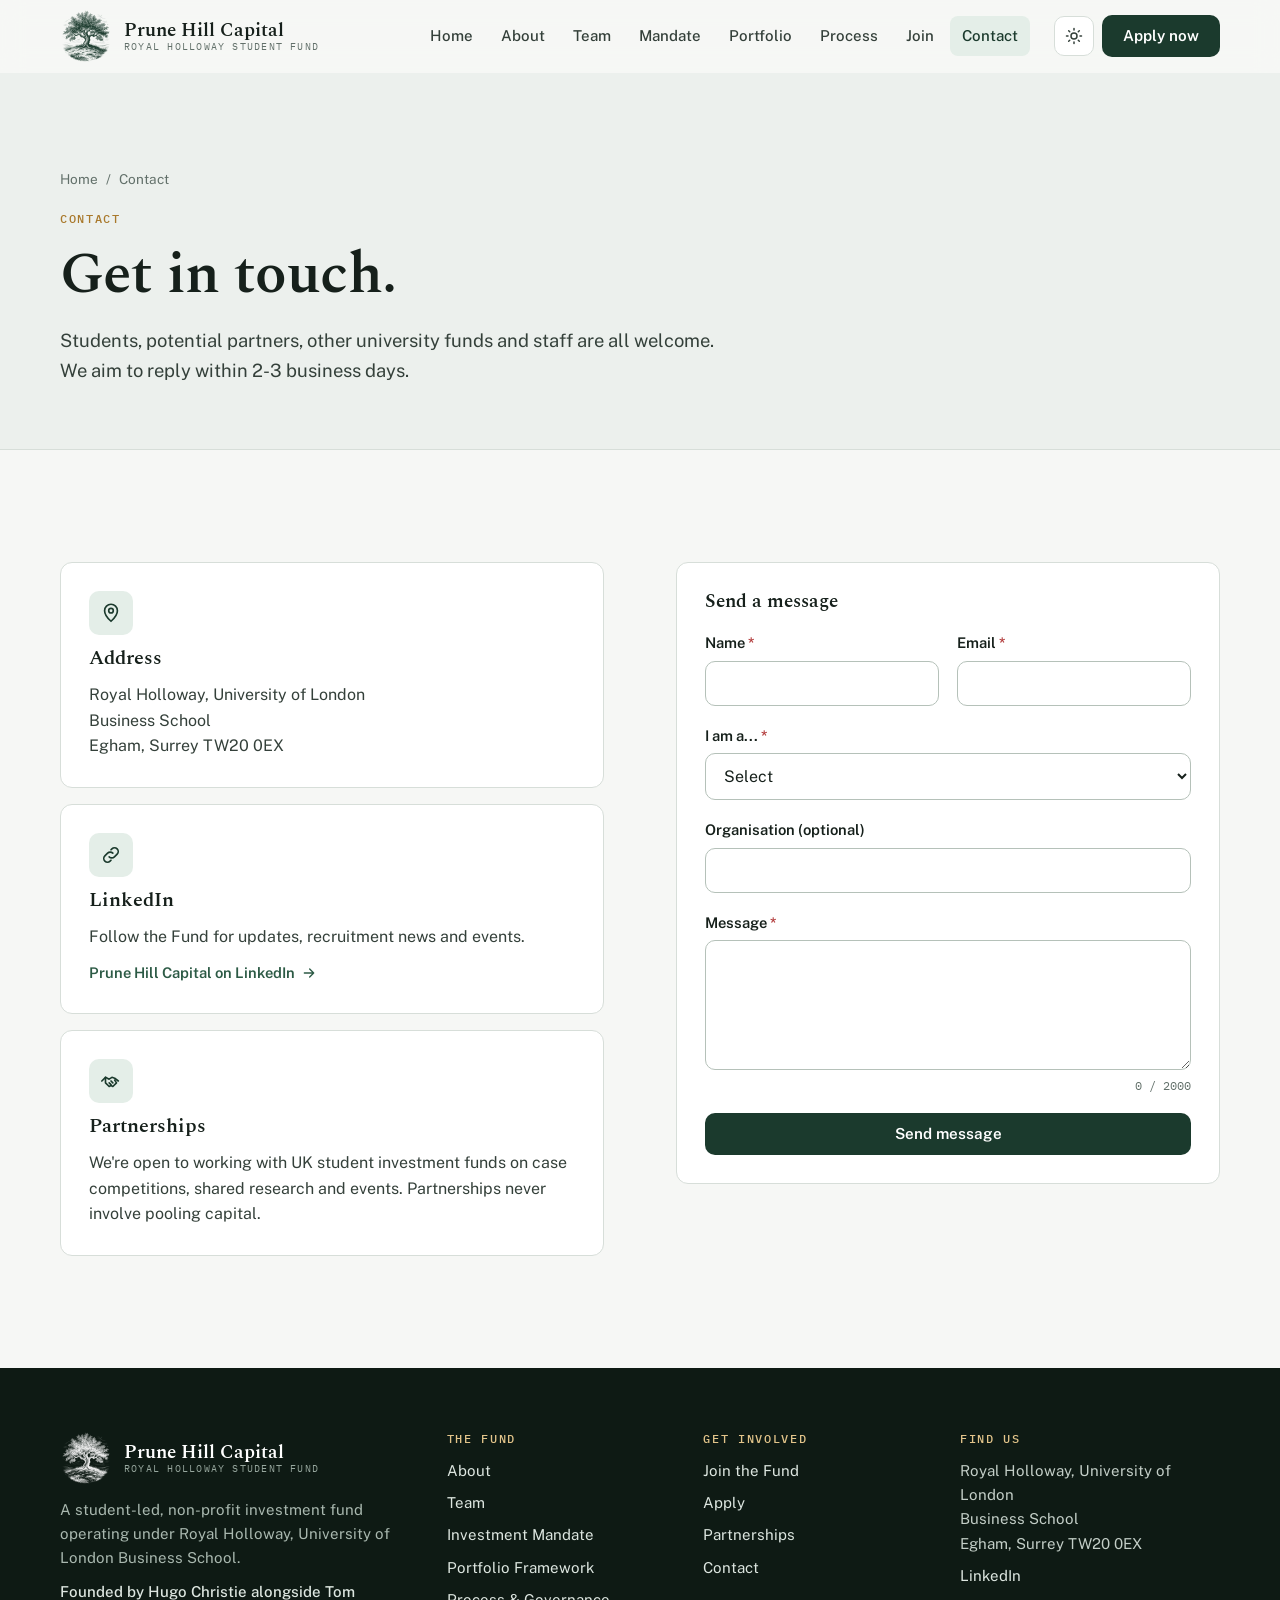
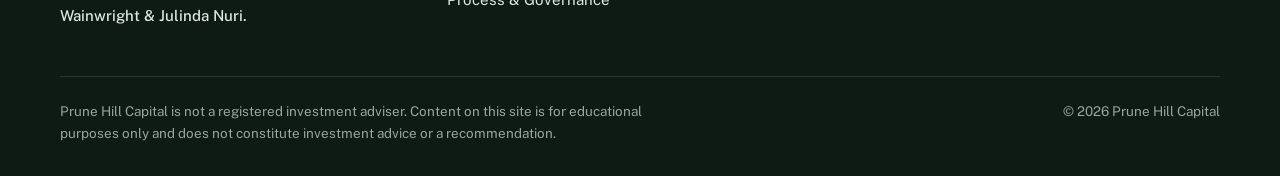
<file: contact.html>
<!DOCTYPE html>
<html lang="en-GB" data-theme="light">
<head>
<meta charset="utf-8">
<meta name="viewport" content="width=device-width, initial-scale=1, viewport-fit=cover">
<title>Contact Prune Hill Capital | Royal Holloway Business School</title>
<meta name="description" content="Contact Prune Hill Capital at Royal Holloway Business School: students, partners, other university funds and staff.">
<meta property="og:title" content="Contact Prune Hill Capital | Royal Holloway Business School">
<meta property="og:description" content="Contact Prune Hill Capital at Royal Holloway Business School: students, partners, other university funds and staff.">
<meta property="og:type" content="website">
<link rel="canonical" href="https://prunehillcapital.com/contact">
<meta property="og:url" content="https://prunehillcapital.com/contact">
<meta property="og:site_name" content="Prune Hill Capital">
<meta property="og:locale" content="en_GB">
<meta property="og:image" content="https://prunehillcapital.com/assets/img/og-image.png">
<meta property="og:image:width" content="1200">
<meta property="og:image:height" content="630">
<meta property="og:image:alt" content="Prune Hill Capital, Royal Holloway student investment fund: Learn investing by doing it.">
<meta name="twitter:card" content="summary_large_image">
<meta name="twitter:title" content="Contact Prune Hill Capital | Royal Holloway Business School">
<meta name="twitter:description" content="Contact Prune Hill Capital at Royal Holloway Business School: students, partners, other university funds and staff.">
<meta name="twitter:image" content="https://prunehillcapital.com/assets/img/og-image.png">
<script type="application/ld+json">
{
  "@context": "https://schema.org",
  "@graph": [
    {
      "@type": "BreadcrumbList",
      "itemListElement": [
        {
          "@type": "ListItem",
          "position": 1,
          "name": "Home",
          "item": "https://prunehillcapital.com/"
        },
        {
          "@type": "ListItem",
          "position": 2,
          "name": "Contact",
          "item": "https://prunehillcapital.com/contact"
        }
      ]
    },
    {
      "@type": "WebPage",
      "@id": "https://prunehillcapital.com/contact",
      "url": "https://prunehillcapital.com/contact",
      "name": "Contact Prune Hill Capital | Royal Holloway Business School",
      "description": "Contact Prune Hill Capital at Royal Holloway Business School: students, partners, other university funds and staff.",
      "isPartOf": {
        "@id": "https://prunehillcapital.com/#website"
      },
      "about": {
        "@id": "https://prunehillcapital.com/#organization"
      },
      "inLanguage": "en-GB"
    }
  ]
}
</script>
<meta name="theme-color" content="#1B3A2D">
<link rel="apple-touch-icon" href="assets/img/apple-touch-icon.png">
<link rel="icon" href="assets/img/favicon-32.png" sizes="32x32" type="image/png">
<link rel="icon" href="assets/img/favicon-96.png" sizes="96x96" type="image/png">
<link rel="icon" href="assets/img/favicon-192.png" sizes="192x192" type="image/png">
<link rel="shortcut icon" href="/favicon.ico">
<link rel="preconnect" href="https://fonts.googleapis.com">
<link rel="preconnect" href="https://fonts.gstatic.com" crossorigin>
<link rel="stylesheet" href="https://fonts.googleapis.com/css2?family=Spectral:ital,wght@0,500;0,600;1,500&family=Public+Sans:wght@400;500;600;700&family=IBM+Plex+Mono:wght@500&display=swap">
<link rel="stylesheet" href="assets/css/styles.css?v=20261127a">
<script>
  (function () {
    var t = null;
    try { t = localStorage.getItem("phc-theme"); } catch (e) {}
    if (t !== "dark") t = "light"; // Light by default; dark only if the visitor chose it
    document.documentElement.setAttribute("data-theme", t);
  })();
</script>
</head>
<body>
<a class="skip" href="#main">Skip to content</a>
<header class="site-header">
  <div class="container nav">
    <a class="brand" href="/" aria-label="Prune Hill Capital home">
      <img class="logo" src="assets/img/logo.png" alt="" width="52" height="52">
      <span class="brand-text"><span class="brand-name">Prune Hill Capital</span><span class="brand-sub">Royal Holloway Student Fund</span></span>
    </a>
    <nav aria-label="Main">
      <ul class="nav-links" id="nav-links">
        <li><a href="/">Home</a></li>
        <li><a href="/about">About</a></li>
        <li><a href="/team">Team</a></li>
        <li><a href="/mandate">Mandate</a></li>
        <li><a href="/portfolio">Portfolio</a></li>
        <li><a href="/process">Process</a></li>
        <li><a href="/programme">Join</a></li>
        <li><a href="/contact" aria-current="page">Contact</a></li>
      </ul>
    </nav>
    <div class="nav-actions">
      <button class="icon-btn theme-btn" type="button" aria-label="Switch colour theme">
        <svg class="sun" viewBox="0 0 24 24" fill="none" stroke="currentColor" stroke-width="2" stroke-linecap="round"><circle cx="12" cy="12" r="4"/><path d="M12 2v2M12 20v2M4.9 4.9l1.4 1.4M17.7 17.7l1.4 1.4M2 12h2M20 12h2M4.9 19.1l1.4-1.4M17.7 6.3l1.4-1.4"/></svg>
        <svg class="moon" viewBox="0 0 24 24" fill="none" stroke="currentColor" stroke-width="2" stroke-linejoin="round"><path d="M20 14.5A8 8 0 019.5 4 8 8 0 1020 14.5z"/></svg>
      </button>
      <a class="btn btn-primary" href="/programme#apply">Apply now</a>
      <button class="icon-btn menu-btn" type="button" aria-label="Open menu" aria-controls="nav-links" aria-expanded="false">
        <svg viewBox="0 0 24 24" fill="none" stroke="currentColor" stroke-width="2" stroke-linecap="round"><path d="M4 7h16M4 12h16M4 17h16"/></svg>
      </button>
    </div>
  </div>
</header>
<main id="main">
<section class="page-hero">
  <div class="container">
    <nav class="crumbs" aria-label="Breadcrumb"><a href="/">Home</a><span aria-hidden="true">/</span><span>Contact</span></nav>
    <span class="eyebrow">Contact</span>
    <h1>Get in touch.</h1>
    <p class="lead">Students, potential partners, other university funds and staff are all welcome. We aim to reply within 2-3 business days.</p>
  </div>
</section>

<section class="section">
  <div class="container split top">
    <div class="stack reveal">
      <div class="card"><div class="icon"><svg viewBox="0 0 24 24" fill="none" stroke="currentColor" stroke-width="1.8"><path d="M12 21s-7-6.2-7-11.5a7 7 0 0114 0C19 14.8 12 21 12 21z"/><circle cx="12" cy="9.5" r="2.5"/></svg></div><h3>Address</h3><p>Royal Holloway, University of London<br>Business School<br>Egham, Surrey TW20 0EX</p></div>
      <div class="card"><div class="icon"><svg viewBox="0 0 24 24" fill="none" stroke="currentColor" stroke-width="1.8" stroke-linecap="round"><path d="M10 14a4 4 0 005.7 0l3-3a4 4 0 00-5.7-5.7l-1 1"/><path d="M14 10a4 4 0 00-5.7 0l-3 3a4 4 0 005.7 5.7l1-1"/></svg></div><h3>LinkedIn</h3><p>Follow the Fund for updates, recruitment news and events.</p><a class="more" data-linkedin href="https://www.linkedin.com/company/prune-hill-capital" target="_blank" rel="noopener" style="text-decoration:none">Prune Hill Capital on LinkedIn <svg style="width:16px;height:16px" viewBox="0 0 24 24" fill="none" stroke="currentColor" stroke-width="2" stroke-linecap="round" stroke-linejoin="round"><path d="M5 12h14M13 6l6 6-6 6"/></svg></a></div>
      <div class="card" data-email hidden><div class="icon"><svg viewBox="0 0 24 24" fill="none" stroke="currentColor" stroke-width="1.8" stroke-linejoin="round"><rect x="3" y="5" width="18" height="14" rx="2"/><path d="M3.5 6l8.5 7 8.5-7"/></svg></div><h3>Email</h3><p><a href="#"></a></p></div>
      <div class="card"><div class="icon"><svg viewBox="0 0 24 24" fill="none" stroke="currentColor" stroke-width="1.8" stroke-linecap="round" stroke-linejoin="round"><path d="M2 12l4-4 4 2 3-2 3 1 4 3"/><path d="M6 8v6l4 4 2-1 2 1 4-4-2-3"/><path d="M10 14l2 2M12 12l2 2"/></svg></div><h3>Partnerships</h3><p>We're open to working with UK student investment funds on case competitions, shared research and events. Partnerships never involve pooling capital.</p></div>
    </div>
    <form id="contact-form" class="panel form reveal" data-form="contact" novalidate>
      <h3>Send a message</h3>
      <input type="hidden" name="_subject" value="New message via Prune Hill website">
      <div class="form-row">
        <div class="field"><label for="ct-name">Name <span class="req">*</span></label><input id="ct-name" name="name" required autocomplete="name"><span class="err">Enter your name.</span></div>
        <div class="field"><label for="ct-email">Email <span class="req">*</span></label><input id="ct-email" name="email" type="email" required autocomplete="email"><span class="err">Enter a valid email address.</span></div>
      </div>
      <div class="field"><label for="ct-topic">I am a... <span class="req">*</span></label>
        <select id="ct-topic" name="Enquiry type" required>
          <option value="">Select</option>
          <option value="student">RHUL student</option>
          <option value="partnership">Potential partner</option>
          <option value="fund">Another university fund</option>
          <option value="staff">Member of staff</option>
          <option value="other">Other</option>
        </select><span class="err">Choose an option.</span></div>
      <div class="field"><label for="ct-org">Organisation (optional)</label><input id="ct-org" name="Organisation" autocomplete="organization"></div>
      <div class="field"><label for="ct-msg">Message <span class="req">*</span></label><textarea id="ct-msg" name="Message" required minlength="10" maxlength="2000"></textarea><span class="counter">0 / 2000</span><span class="err">Write a short message (at least 10 characters).</span></div>
      <div class="hp" aria-hidden="true"><label for="ct-hp">Leave this empty</label><input id="ct-hp" name="_honey" tabindex="-1" autocomplete="off"></div>
      <button class="btn btn-primary" type="submit">Send message</button>
      <div class="form-status" role="status" hidden></div>
    </form>
  </div>
</section>
<script>
  (function () {
    try {
      var t = new URLSearchParams(location.search).get("topic");
      var s = document.getElementById("ct-topic");
      if (t && s) s.value = t;
    } catch (e) {}
  })();
</script>
</main>
<footer class="site-footer">
  <div class="container">
    <div class="footer-grid">
      <div class="footer-brand">
        <a class="brand" href="/">
          <img class="logo" src="assets/img/logo.png" alt="" width="52" height="52">
          <span class="brand-text"><span class="brand-name">Prune Hill Capital</span><span class="brand-sub">Royal Holloway Student Fund</span></span>
        </a>
        <p>A student-led, non-profit investment fund operating under Royal Holloway, University of London Business School.</p>
        <p class="founded">Founded by Hugo Christie alongside Tom Wainwright &amp; Julinda Nuri.</p>
      </div>
      <div>
        <h4>The Fund</h4>
        <ul>
          <li><a href="/about">About</a></li>
          <li><a href="/team">Team</a></li>
          <li><a href="/mandate">Investment Mandate</a></li>
          <li><a href="/portfolio">Portfolio Framework</a></li>
          <li><a href="/process">Process &amp; Governance</a></li>
        </ul>
      </div>
      <div>
        <h4>Get involved</h4>
        <ul>
          <li><a href="/programme">Join the Fund</a></li>
          <li><a href="/programme#apply">Apply</a></li>
          <li><a href="/about#partnerships">Partnerships</a></li>
          <li><a href="/contact">Contact</a></li>
        </ul>
      </div>
      <div>
        <h4>Find us</h4>
        <ul>
          <li>Royal Holloway, University of London<br>Business School<br>Egham, Surrey TW20 0EX</li>
          <li><a data-linkedin href="https://www.linkedin.com/company/prune-hill-capital" target="_blank" rel="noopener">LinkedIn</a></li>
        </ul>
      </div>
    </div>
    <div class="footer-bottom">
      <p>Prune Hill Capital is not a registered investment adviser. Content on this site is for educational purposes only and does not constitute investment advice or a recommendation.</p>
      <p>&copy; <span data-year>2026</span> Prune Hill Capital</p>
    </div>
  </div>
</footer>
<button class="back-top" type="button" aria-label="Back to top"><svg viewBox="0 0 24 24" fill="none" stroke="currentColor" stroke-width="2.2" stroke-linecap="round" stroke-linejoin="round"><path d="M12 19V5M6 11l6-6 6 6"/></svg></button>
<script src="assets/js/config.js?v=20261127a"></script>
<script src="assets/js/main.js?v=20261127a"></script>
</body>
</html>
</file>
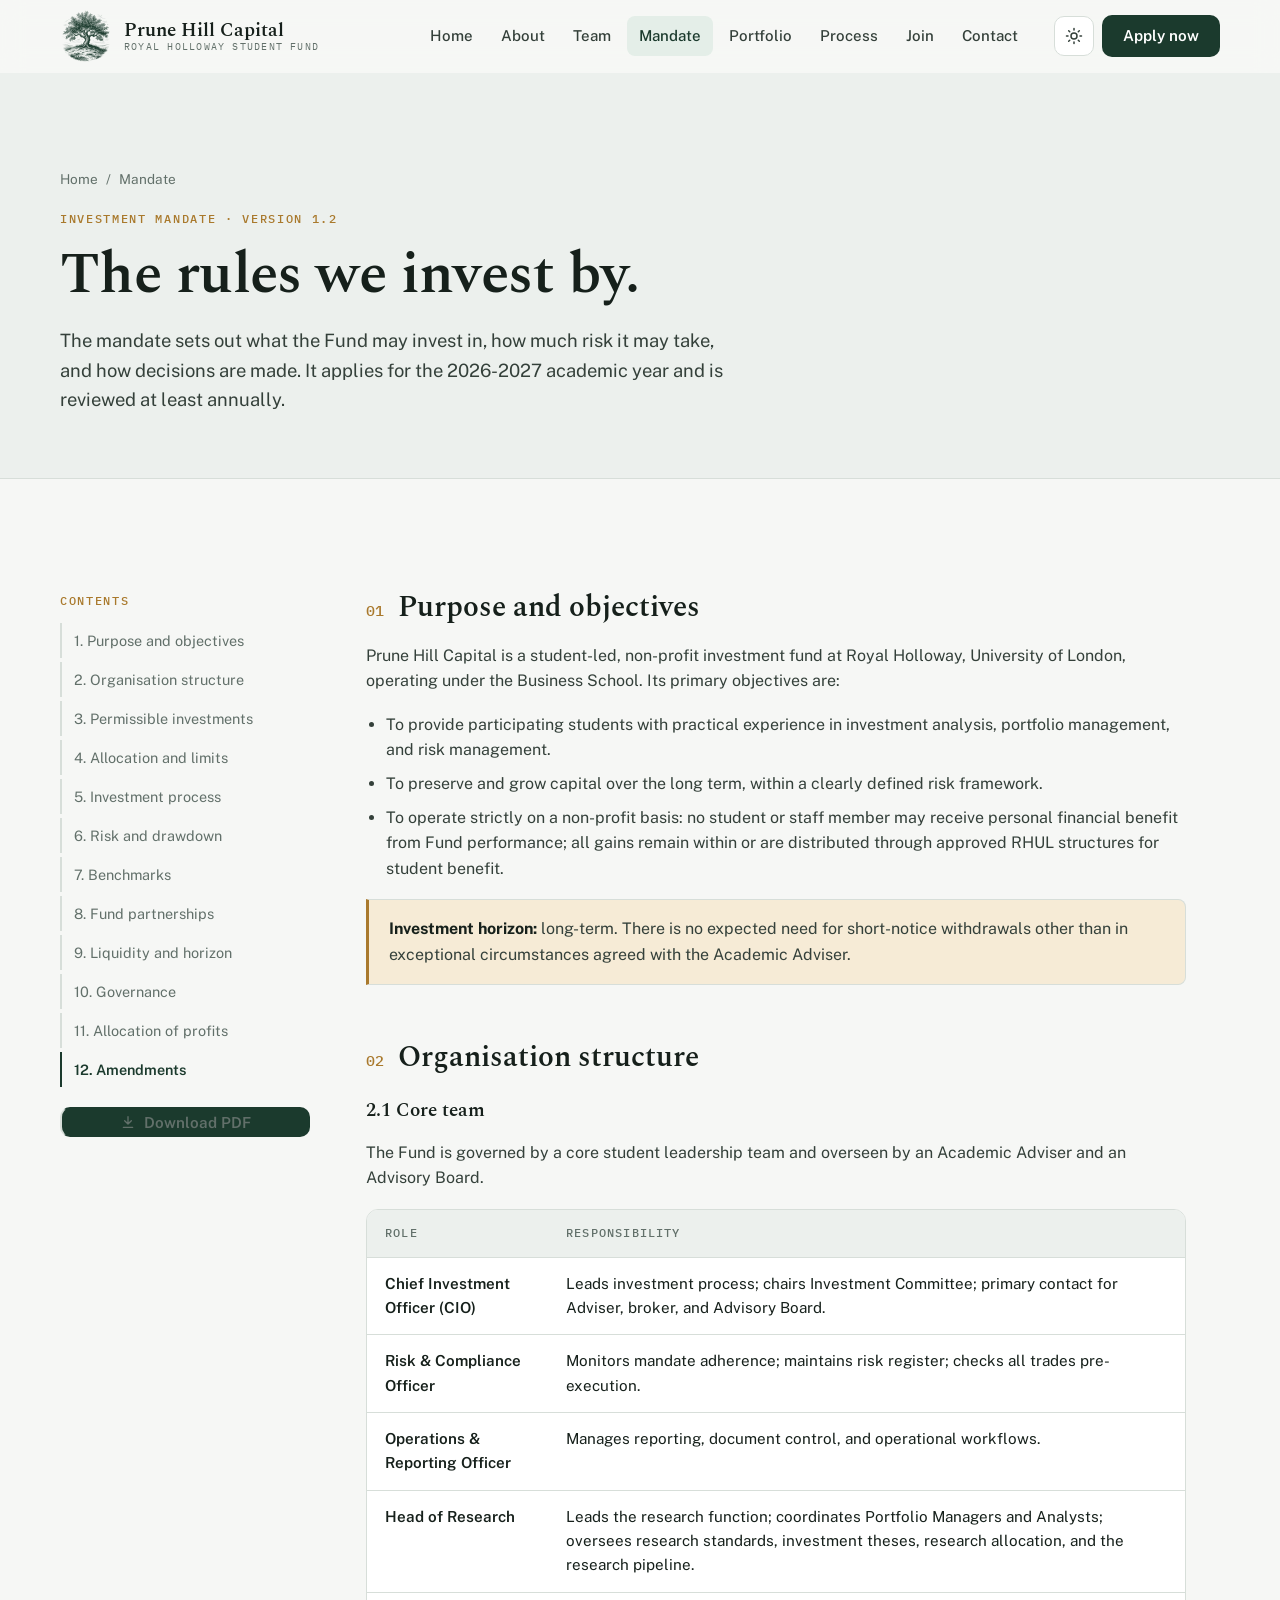
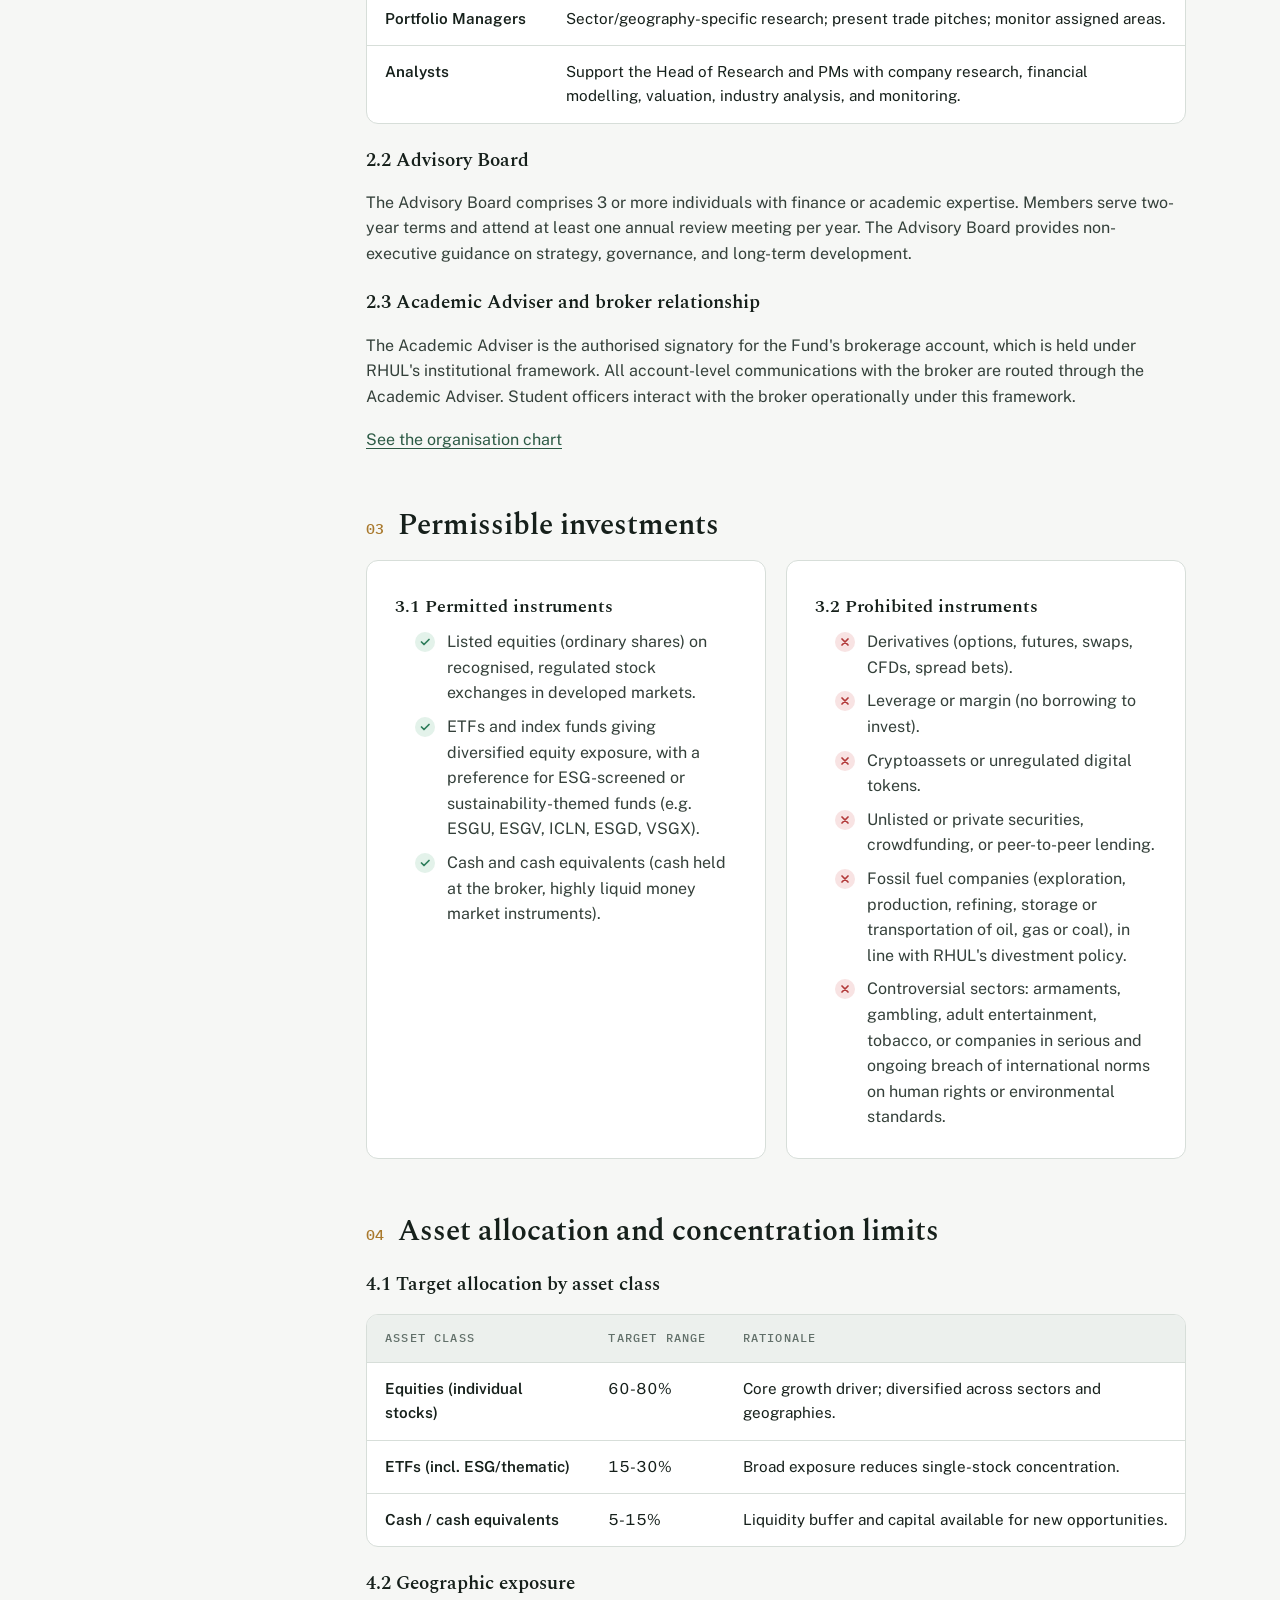
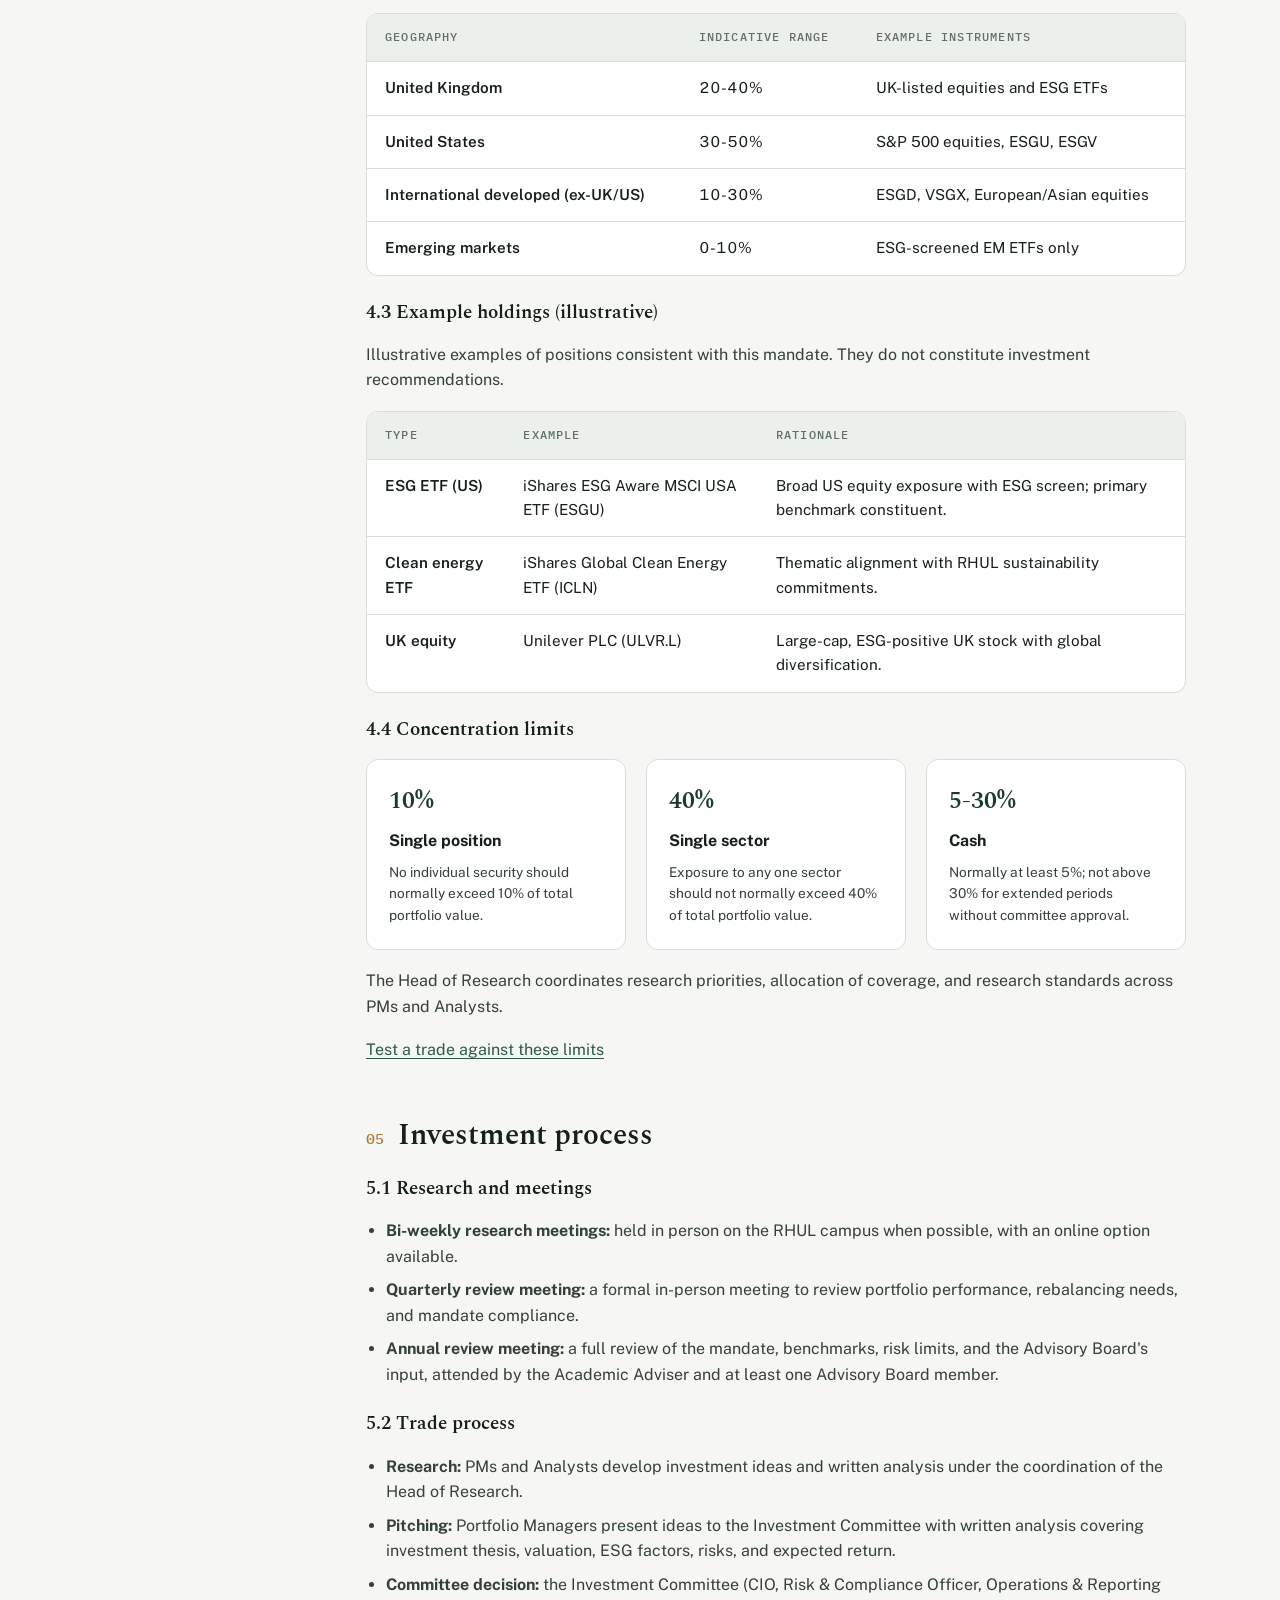
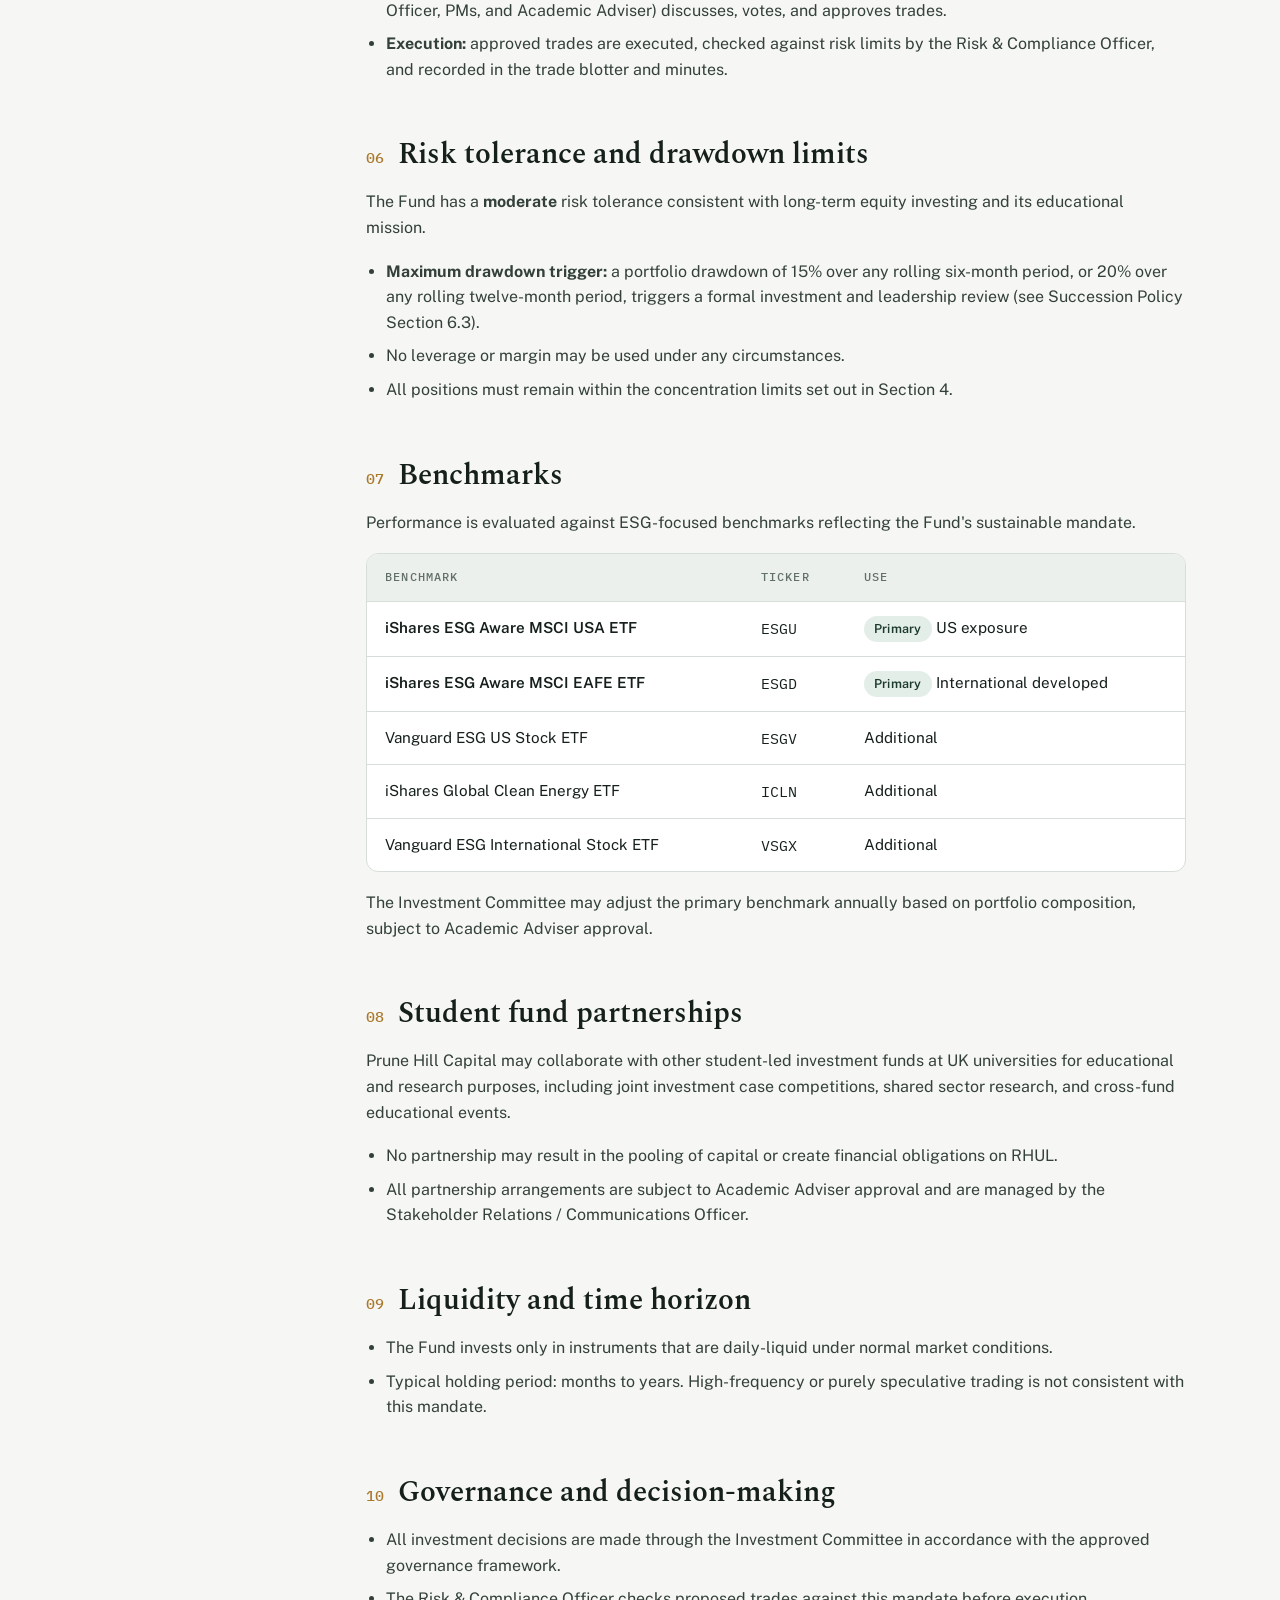
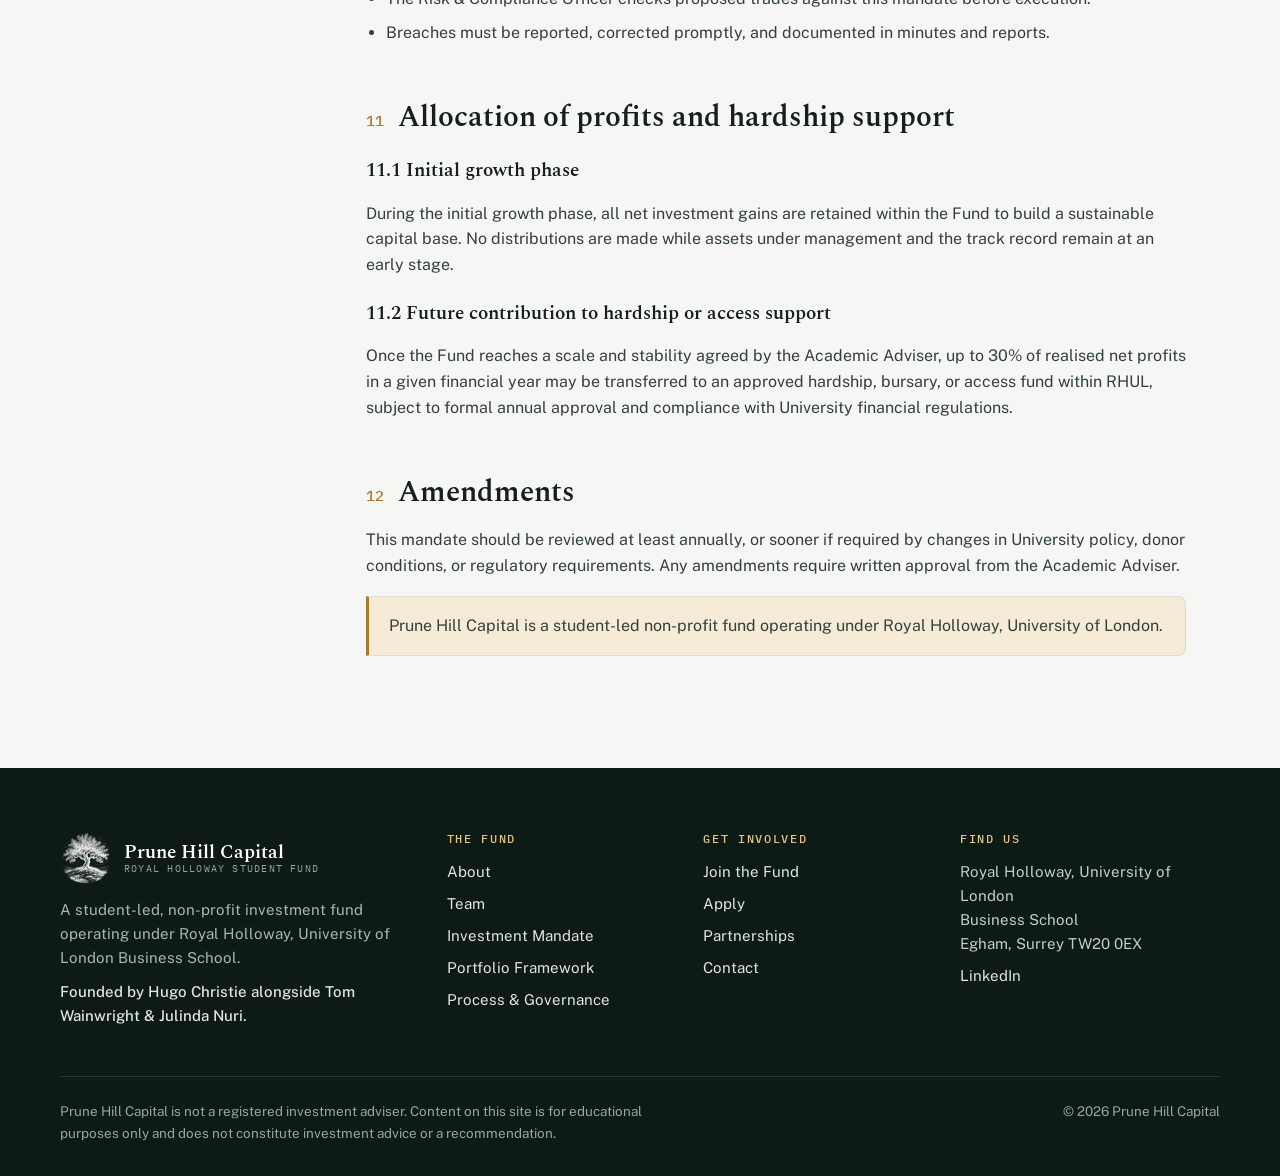
<file: mandate.html>
<!DOCTYPE html>
<html lang="en-GB" data-theme="light">
<head>
<meta charset="utf-8">
<meta name="viewport" content="width=device-width, initial-scale=1, viewport-fit=cover">
<title>Investment Mandate | Prune Hill Capital (RHUL)</title>
<meta name="description" content="Prune Hill Capital's Investment Mandate v1.2: permitted investments, allocation targets, concentration limits, risk framework, benchmarks and governance.">
<meta property="og:title" content="Investment Mandate | Prune Hill Capital (RHUL)">
<meta property="og:description" content="Prune Hill Capital's Investment Mandate v1.2: permitted investments, allocation targets, concentration limits, risk framework, benchmarks and governance.">
<meta property="og:type" content="website">
<link rel="canonical" href="https://prunehillcapital.com/mandate">
<meta property="og:url" content="https://prunehillcapital.com/mandate">
<meta property="og:site_name" content="Prune Hill Capital">
<meta property="og:locale" content="en_GB">
<meta property="og:image" content="https://prunehillcapital.com/assets/img/og-image.png">
<meta property="og:image:width" content="1200">
<meta property="og:image:height" content="630">
<meta property="og:image:alt" content="Prune Hill Capital, Royal Holloway student investment fund: Learn investing by doing it.">
<meta name="twitter:card" content="summary_large_image">
<meta name="twitter:title" content="Investment Mandate | Prune Hill Capital (RHUL)">
<meta name="twitter:description" content="Prune Hill Capital&#x27;s Investment Mandate v1.2: permitted investments, allocation targets, concentration limits, risk framework, benchmarks and governance.">
<meta name="twitter:image" content="https://prunehillcapital.com/assets/img/og-image.png">
<script type="application/ld+json">
{
  "@context": "https://schema.org",
  "@graph": [
    {
      "@type": "BreadcrumbList",
      "itemListElement": [
        {
          "@type": "ListItem",
          "position": 1,
          "name": "Home",
          "item": "https://prunehillcapital.com/"
        },
        {
          "@type": "ListItem",
          "position": 2,
          "name": "Investment Mandate",
          "item": "https://prunehillcapital.com/mandate"
        }
      ]
    },
    {
      "@type": "WebPage",
      "@id": "https://prunehillcapital.com/mandate",
      "url": "https://prunehillcapital.com/mandate",
      "name": "Investment Mandate | Prune Hill Capital (RHUL)",
      "description": "Prune Hill Capital's Investment Mandate v1.2: permitted investments, allocation targets, concentration limits, risk framework, benchmarks and governance.",
      "isPartOf": {
        "@id": "https://prunehillcapital.com/#website"
      },
      "about": {
        "@id": "https://prunehillcapital.com/#organization"
      },
      "inLanguage": "en-GB"
    }
  ]
}
</script>
<meta name="theme-color" content="#1B3A2D">
<link rel="apple-touch-icon" href="assets/img/apple-touch-icon.png">
<link rel="icon" href="assets/img/favicon-32.png" sizes="32x32" type="image/png">
<link rel="icon" href="assets/img/favicon-96.png" sizes="96x96" type="image/png">
<link rel="icon" href="assets/img/favicon-192.png" sizes="192x192" type="image/png">
<link rel="shortcut icon" href="/favicon.ico">
<link rel="preconnect" href="https://fonts.googleapis.com">
<link rel="preconnect" href="https://fonts.gstatic.com" crossorigin>
<link rel="stylesheet" href="https://fonts.googleapis.com/css2?family=Spectral:ital,wght@0,500;0,600;1,500&family=Public+Sans:wght@400;500;600;700&family=IBM+Plex+Mono:wght@500&display=swap">
<link rel="stylesheet" href="assets/css/styles.css?v=20261127a">
<script>
  (function () {
    var t = null;
    try { t = localStorage.getItem("phc-theme"); } catch (e) {}
    if (t !== "dark") t = "light"; // Light by default; dark only if the visitor chose it
    document.documentElement.setAttribute("data-theme", t);
  })();
</script>
</head>
<body>
<a class="skip" href="#main">Skip to content</a>
<header class="site-header">
  <div class="container nav">
    <a class="brand" href="/" aria-label="Prune Hill Capital home">
      <img class="logo" src="assets/img/logo.png" alt="" width="52" height="52">
      <span class="brand-text"><span class="brand-name">Prune Hill Capital</span><span class="brand-sub">Royal Holloway Student Fund</span></span>
    </a>
    <nav aria-label="Main">
      <ul class="nav-links" id="nav-links">
        <li><a href="/">Home</a></li>
        <li><a href="/about">About</a></li>
        <li><a href="/team">Team</a></li>
        <li><a href="/mandate" aria-current="page">Mandate</a></li>
        <li><a href="/portfolio">Portfolio</a></li>
        <li><a href="/process">Process</a></li>
        <li><a href="/programme">Join</a></li>
        <li><a href="/contact">Contact</a></li>
      </ul>
    </nav>
    <div class="nav-actions">
      <button class="icon-btn theme-btn" type="button" aria-label="Switch colour theme">
        <svg class="sun" viewBox="0 0 24 24" fill="none" stroke="currentColor" stroke-width="2" stroke-linecap="round"><circle cx="12" cy="12" r="4"/><path d="M12 2v2M12 20v2M4.9 4.9l1.4 1.4M17.7 17.7l1.4 1.4M2 12h2M20 12h2M4.9 19.1l1.4-1.4M17.7 6.3l1.4-1.4"/></svg>
        <svg class="moon" viewBox="0 0 24 24" fill="none" stroke="currentColor" stroke-width="2" stroke-linejoin="round"><path d="M20 14.5A8 8 0 019.5 4 8 8 0 1020 14.5z"/></svg>
      </button>
      <a class="btn btn-primary" href="/programme#apply">Apply now</a>
      <button class="icon-btn menu-btn" type="button" aria-label="Open menu" aria-controls="nav-links" aria-expanded="false">
        <svg viewBox="0 0 24 24" fill="none" stroke="currentColor" stroke-width="2" stroke-linecap="round"><path d="M4 7h16M4 12h16M4 17h16"/></svg>
      </button>
    </div>
  </div>
</header>
<main id="main">
<section class="page-hero">
  <div class="container">
    <nav class="crumbs" aria-label="Breadcrumb"><a href="/">Home</a><span aria-hidden="true">/</span><span>Mandate</span></nav>
    <span class="eyebrow">Investment Mandate &middot; Version 1.2</span>
    <h1>The rules we invest by.</h1>
    <p class="lead">The mandate sets out what the Fund may invest in, how much risk it may take, and how decisions are made. It applies for the 2026-2027 academic year and is reviewed at least annually.</p>
  </div>
</section>

<section class="section">
  <div class="container doc">
    <aside class="toc" aria-label="Mandate contents">
      <span class="eyebrow">Contents</span>
      <a href="#s1">1. Purpose and objectives</a>
<a href="#s2">2. Organisation structure</a>
<a href="#s3">3. Permissible investments</a>
<a href="#s4">4. Allocation and limits</a>
<a href="#s5">5. Investment process</a>
<a href="#s6">6. Risk and drawdown</a>
<a href="#s7">7. Benchmarks</a>
<a href="#s8">8. Fund partnerships</a>
<a href="#s9">9. Liquidity and horizon</a>
<a href="#s10">10. Governance</a>
<a href="#s11">11. Allocation of profits</a>
<a href="#s12">12. Amendments</a>
      <a class="btn btn-primary" href="assets/docs/Prune_Hill_Investment_Mandate_v1.2.pdf" target="_blank" rel="noopener"><svg viewBox="0 0 24 24" fill="none" stroke="currentColor" stroke-width="2" stroke-linecap="round" stroke-linejoin="round"><path d="M12 4v11M7 10l5 5 5-5M5 20h14"/></svg> Download PDF</a>
    </aside>
    <div class="doc-body">
      <section class="doc-sec" id="s1"><h2><span class="secno">01</span>Purpose and objectives</h2><p>Prune Hill Capital is a student-led, non-profit investment fund at Royal Holloway, University of London, operating under the Business School. Its primary objectives are:</p>
      <ul><li>To provide participating students with practical experience in investment analysis, portfolio management, and risk management.</li>
      <li>To preserve and grow capital over the long term, within a clearly defined risk framework.</li>
      <li>To operate strictly on a non-profit basis: no student or staff member may receive personal financial benefit from Fund performance; all gains remain within or are distributed through approved RHUL structures for student benefit.</li></ul>
      <div class="callout"><strong>Investment horizon:</strong> long-term. There is no expected need for short-notice withdrawals other than in exceptional circumstances agreed with the Academic Adviser.</div></section>

      <section class="doc-sec" id="s2"><h2><span class="secno">02</span>Organisation structure</h2><h3>2.1 Core team</h3><p>The Fund is governed by a core student leadership team and overseen by an Academic Adviser and an Advisory Board.</p>
      <div class="table-wrap"><table><thead><tr><th>Role</th><th>Responsibility</th></tr></thead><tbody>
      <tr><td><strong>Chief Investment Officer (CIO)</strong></td><td>Leads investment process; chairs Investment Committee; primary contact for Adviser, broker, and Advisory Board.</td></tr>
      <tr><td><strong>Risk &amp; Compliance Officer</strong></td><td>Monitors mandate adherence; maintains risk register; checks all trades pre-execution.</td></tr>
      <tr><td><strong>Operations &amp; Reporting Officer</strong></td><td>Manages reporting, document control, and operational workflows.</td></tr>
      <tr><td><strong>Head of Research</strong></td><td>Leads the research function; coordinates Portfolio Managers and Analysts; oversees research standards, investment theses, research allocation, and the research pipeline.</td></tr>
      <tr><td><strong>Portfolio Managers</strong></td><td>Sector/geography-specific research; present trade pitches; monitor assigned areas.</td></tr>
      <tr><td><strong>Analysts</strong></td><td>Support the Head of Research and PMs with company research, financial modelling, valuation, industry analysis, and monitoring.</td></tr>
      </tbody></table></div>
      <h3>2.2 Advisory Board</h3><p>The Advisory Board comprises 3 or more individuals with finance or academic expertise. Members serve two-year terms and attend at least one annual review meeting per year. The Advisory Board provides non-executive guidance on strategy, governance, and long-term development.</p>
      <h3>2.3 Academic Adviser and broker relationship</h3><p>The Academic Adviser is the authorised signatory for the Fund's brokerage account, which is held under RHUL's institutional framework. All account-level communications with the broker are routed through the Academic Adviser. Student officers interact with the broker operationally under this framework.</p>
      <p><a href="/team">See the organisation chart</a></p></section>

      <section class="doc-sec" id="s3"><h2><span class="secno">03</span>Permissible investments</h2><div class="grid grid-2">
        <div class="card"><h3 style="font-size:1.1rem">3.1 Permitted instruments</h3><ul class="checklist">
          <li>Listed equities (ordinary shares) on recognised, regulated stock exchanges in developed markets.</li>
          <li>ETFs and index funds giving diversified equity exposure, with a preference for ESG-screened or sustainability-themed funds (e.g. ESGU, ESGV, ICLN, ESGD, VSGX).</li>
          <li>Cash and cash equivalents (cash held at the broker, highly liquid money market instruments).</li></ul></div>
        <div class="card"><h3 style="font-size:1.1rem">3.2 Prohibited instruments</h3><ul class="crosslist">
          <li>Derivatives (options, futures, swaps, CFDs, spread bets).</li>
          <li>Leverage or margin (no borrowing to invest).</li>
          <li>Cryptoassets or unregulated digital tokens.</li>
          <li>Unlisted or private securities, crowdfunding, or peer-to-peer lending.</li>
          <li>Fossil fuel companies (exploration, production, refining, storage or transportation of oil, gas or coal), in line with RHUL's divestment policy.</li>
          <li>Controversial sectors: armaments, gambling, adult entertainment, tobacco, or companies in serious and ongoing breach of international norms on human rights or environmental standards.</li></ul></div>
      </div></section>

      <section class="doc-sec" id="s4"><h2><span class="secno">04</span>Asset allocation and concentration limits</h2><h3>4.1 Target allocation by asset class</h3>
      <div class="table-wrap"><table><thead><tr><th>Asset class</th><th class="n">Target range</th><th>Rationale</th></tr></thead><tbody>
      <tr><td><strong>Equities (individual stocks)</strong></td><td class="n">60-80%</td><td>Core growth driver; diversified across sectors and geographies.</td></tr>
      <tr><td><strong>ETFs (incl. ESG/thematic)</strong></td><td class="n">15-30%</td><td>Broad exposure reduces single-stock concentration.</td></tr>
      <tr><td><strong>Cash / cash equivalents</strong></td><td class="n">5-15%</td><td>Liquidity buffer and capital available for new opportunities.</td></tr>
      </tbody></table></div>
      <h3>4.2 Geographic exposure</h3>
      <div class="table-wrap"><table><thead><tr><th>Geography</th><th class="n">Indicative range</th><th>Example instruments</th></tr></thead><tbody>
      <tr><td><strong>United Kingdom</strong></td><td class="n">20-40%</td><td>UK-listed equities and ESG ETFs</td></tr>
      <tr><td><strong>United States</strong></td><td class="n">30-50%</td><td>S&amp;P 500 equities, ESGU, ESGV</td></tr>
      <tr><td><strong>International developed (ex-UK/US)</strong></td><td class="n">10-30%</td><td>ESGD, VSGX, European/Asian equities</td></tr>
      <tr><td><strong>Emerging markets</strong></td><td class="n">0-10%</td><td>ESG-screened EM ETFs only</td></tr>
      </tbody></table></div>
      <h3>4.3 Example holdings (illustrative)</h3>
      <p>Illustrative examples of positions consistent with this mandate. They do not constitute investment recommendations.</p>
      <div class="table-wrap"><table><thead><tr><th>Type</th><th>Example</th><th>Rationale</th></tr></thead><tbody>
      <tr><td><strong>ESG ETF (US)</strong></td><td>iShares ESG Aware MSCI USA ETF (ESGU)</td><td>Broad US equity exposure with ESG screen; primary benchmark constituent.</td></tr>
      <tr><td><strong>Clean energy ETF</strong></td><td>iShares Global Clean Energy ETF (ICLN)</td><td>Thematic alignment with RHUL sustainability commitments.</td></tr>
      <tr><td><strong>UK equity</strong></td><td>Unilever PLC (ULVR.L)</td><td>Large-cap, ESG-positive UK stock with global diversification.</td></tr>
      </tbody></table></div>
      <h3>4.4 Concentration limits</h3>
      <div class="grid grid-3">
        <div class="cal-item"><span class="freq num">10%</span><strong>Single position</strong><p class="note">No individual security should normally exceed 10% of total portfolio value.</p></div>
        <div class="cal-item"><span class="freq num">40%</span><strong>Single sector</strong><p class="note">Exposure to any one sector should not normally exceed 40% of total portfolio value.</p></div>
        <div class="cal-item"><span class="freq num">5-30%</span><strong>Cash</strong><p class="note">Normally at least 5%; not above 30% for extended periods without committee approval.</p></div>
      </div>
      <p>The Head of Research coordinates research priorities, allocation of coverage, and research standards across PMs and Analysts.</p>
      <p><a href="/portfolio#tools">Test a trade against these limits</a></p></section>

      <section class="doc-sec" id="s5"><h2><span class="secno">05</span>Investment process</h2><h3>5.1 Research and meetings</h3><ul>
      <li><strong>Bi-weekly research meetings:</strong> held in person on the RHUL campus when possible, with an online option available.</li>
      <li><strong>Quarterly review meeting:</strong> a formal in-person meeting to review portfolio performance, rebalancing needs, and mandate compliance.</li>
      <li><strong>Annual review meeting:</strong> a full review of the mandate, benchmarks, risk limits, and the Advisory Board's input, attended by the Academic Adviser and at least one Advisory Board member.</li></ul>
      <h3>5.2 Trade process</h3><ul>
      <li><strong>Research:</strong> PMs and Analysts develop investment ideas and written analysis under the coordination of the Head of Research.</li>
      <li><strong>Pitching:</strong> Portfolio Managers present ideas to the Investment Committee with written analysis covering investment thesis, valuation, ESG factors, risks, and expected return.</li>
      <li><strong>Committee decision:</strong> the Investment Committee (CIO, Risk &amp; Compliance Officer, Operations &amp; Reporting Officer, PMs, and Academic Adviser) discusses, votes, and approves trades.</li>
      <li><strong>Execution:</strong> approved trades are executed, checked against risk limits by the Risk &amp; Compliance Officer, and recorded in the trade blotter and minutes.</li></ul></section>

      <section class="doc-sec" id="s6"><h2><span class="secno">06</span>Risk tolerance and drawdown limits</h2><p>The Fund has a <strong>moderate</strong> risk tolerance consistent with long-term equity investing and its educational mission.</p>
      <ul><li><strong>Maximum drawdown trigger:</strong> a portfolio drawdown of 15% over any rolling six-month period, or 20% over any rolling twelve-month period, triggers a formal investment and leadership review (see Succession Policy Section 6.3).</li>
      <li>No leverage or margin may be used under any circumstances.</li>
      <li>All positions must remain within the concentration limits set out in Section 4.</li></ul></section>

      <section class="doc-sec" id="s7"><h2><span class="secno">07</span>Benchmarks</h2><p>Performance is evaluated against ESG-focused benchmarks reflecting the Fund's sustainable mandate.</p>
      <div class="table-wrap"><table><thead><tr><th>Benchmark</th><th>Ticker</th><th>Use</th></tr></thead><tbody>
      <tr><td><strong>iShares ESG Aware MSCI USA ETF</strong></td><td class="mono">ESGU</td><td><span class="pill pill-brand">Primary</span> US exposure</td></tr>
      <tr><td><strong>iShares ESG Aware MSCI EAFE ETF</strong></td><td class="mono">ESGD</td><td><span class="pill pill-brand">Primary</span> International developed</td></tr>
      <tr><td>Vanguard ESG US Stock ETF</td><td class="mono">ESGV</td><td>Additional</td></tr>
      <tr><td>iShares Global Clean Energy ETF</td><td class="mono">ICLN</td><td>Additional</td></tr>
      <tr><td>Vanguard ESG International Stock ETF</td><td class="mono">VSGX</td><td>Additional</td></tr>
      </tbody></table></div>
      <p>The Investment Committee may adjust the primary benchmark annually based on portfolio composition, subject to Academic Adviser approval.</p></section>

      <section class="doc-sec" id="s8"><h2><span class="secno">08</span>Student fund partnerships</h2><p>Prune Hill Capital may collaborate with other student-led investment funds at UK universities for educational and research purposes, including joint investment case competitions, shared sector research, and cross-fund educational events.</p>
      <ul><li>No partnership may result in the pooling of capital or create financial obligations on RHUL.</li>
      <li>All partnership arrangements are subject to Academic Adviser approval and are managed by the Stakeholder Relations / Communications Officer.</li></ul></section>

      <section class="doc-sec" id="s9"><h2><span class="secno">09</span>Liquidity and time horizon</h2><ul><li>The Fund invests only in instruments that are daily-liquid under normal market conditions.</li>
      <li>Typical holding period: months to years. High-frequency or purely speculative trading is not consistent with this mandate.</li></ul></section>

      <section class="doc-sec" id="s10"><h2><span class="secno">10</span>Governance and decision-making</h2><ul><li>All investment decisions are made through the Investment Committee in accordance with the approved governance framework.</li>
      <li>The Risk &amp; Compliance Officer checks proposed trades against this mandate before execution.</li>
      <li>Breaches must be reported, corrected promptly, and documented in minutes and reports.</li></ul></section>

      <section class="doc-sec" id="s11"><h2><span class="secno">11</span>Allocation of profits and hardship support</h2><h3>11.1 Initial growth phase</h3><p>During the initial growth phase, all net investment gains are retained within the Fund to build a sustainable capital base. No distributions are made while assets under management and the track record remain at an early stage.</p>
      <h3>11.2 Future contribution to hardship or access support</h3><p>Once the Fund reaches a scale and stability agreed by the Academic Adviser, up to 30% of realised net profits in a given financial year may be transferred to an approved hardship, bursary, or access fund within RHUL, subject to formal annual approval and compliance with University financial regulations.</p></section>

      <section class="doc-sec" id="s12"><h2><span class="secno">12</span>Amendments</h2><p>This mandate should be reviewed at least annually, or sooner if required by changes in University policy, donor conditions, or regulatory requirements. Any amendments require written approval from the Academic Adviser.</p>
      <div class="callout">Prune Hill Capital is a student-led non-profit fund operating under Royal Holloway, University of London.</div></section>
    </div>
  </div>
</section>
</main>
<footer class="site-footer">
  <div class="container">
    <div class="footer-grid">
      <div class="footer-brand">
        <a class="brand" href="/">
          <img class="logo" src="assets/img/logo.png" alt="" width="52" height="52">
          <span class="brand-text"><span class="brand-name">Prune Hill Capital</span><span class="brand-sub">Royal Holloway Student Fund</span></span>
        </a>
        <p>A student-led, non-profit investment fund operating under Royal Holloway, University of London Business School.</p>
        <p class="founded">Founded by Hugo Christie alongside Tom Wainwright &amp; Julinda Nuri.</p>
      </div>
      <div>
        <h4>The Fund</h4>
        <ul>
          <li><a href="/about">About</a></li>
          <li><a href="/team">Team</a></li>
          <li><a href="/mandate">Investment Mandate</a></li>
          <li><a href="/portfolio">Portfolio Framework</a></li>
          <li><a href="/process">Process &amp; Governance</a></li>
        </ul>
      </div>
      <div>
        <h4>Get involved</h4>
        <ul>
          <li><a href="/programme">Join the Fund</a></li>
          <li><a href="/programme#apply">Apply</a></li>
          <li><a href="/about#partnerships">Partnerships</a></li>
          <li><a href="/contact">Contact</a></li>
        </ul>
      </div>
      <div>
        <h4>Find us</h4>
        <ul>
          <li>Royal Holloway, University of London<br>Business School<br>Egham, Surrey TW20 0EX</li>
          <li><a data-linkedin href="https://www.linkedin.com/company/prune-hill-capital" target="_blank" rel="noopener">LinkedIn</a></li>
        </ul>
      </div>
    </div>
    <div class="footer-bottom">
      <p>Prune Hill Capital is not a registered investment adviser. Content on this site is for educational purposes only and does not constitute investment advice or a recommendation.</p>
      <p>&copy; <span data-year>2026</span> Prune Hill Capital</p>
    </div>
  </div>
</footer>
<button class="back-top" type="button" aria-label="Back to top"><svg viewBox="0 0 24 24" fill="none" stroke="currentColor" stroke-width="2.2" stroke-linecap="round" stroke-linejoin="round"><path d="M12 19V5M6 11l6-6 6 6"/></svg></button>
<script src="assets/js/config.js?v=20261127a"></script>
<script src="assets/js/main.js?v=20261127a"></script>
</body>
</html>
</file>
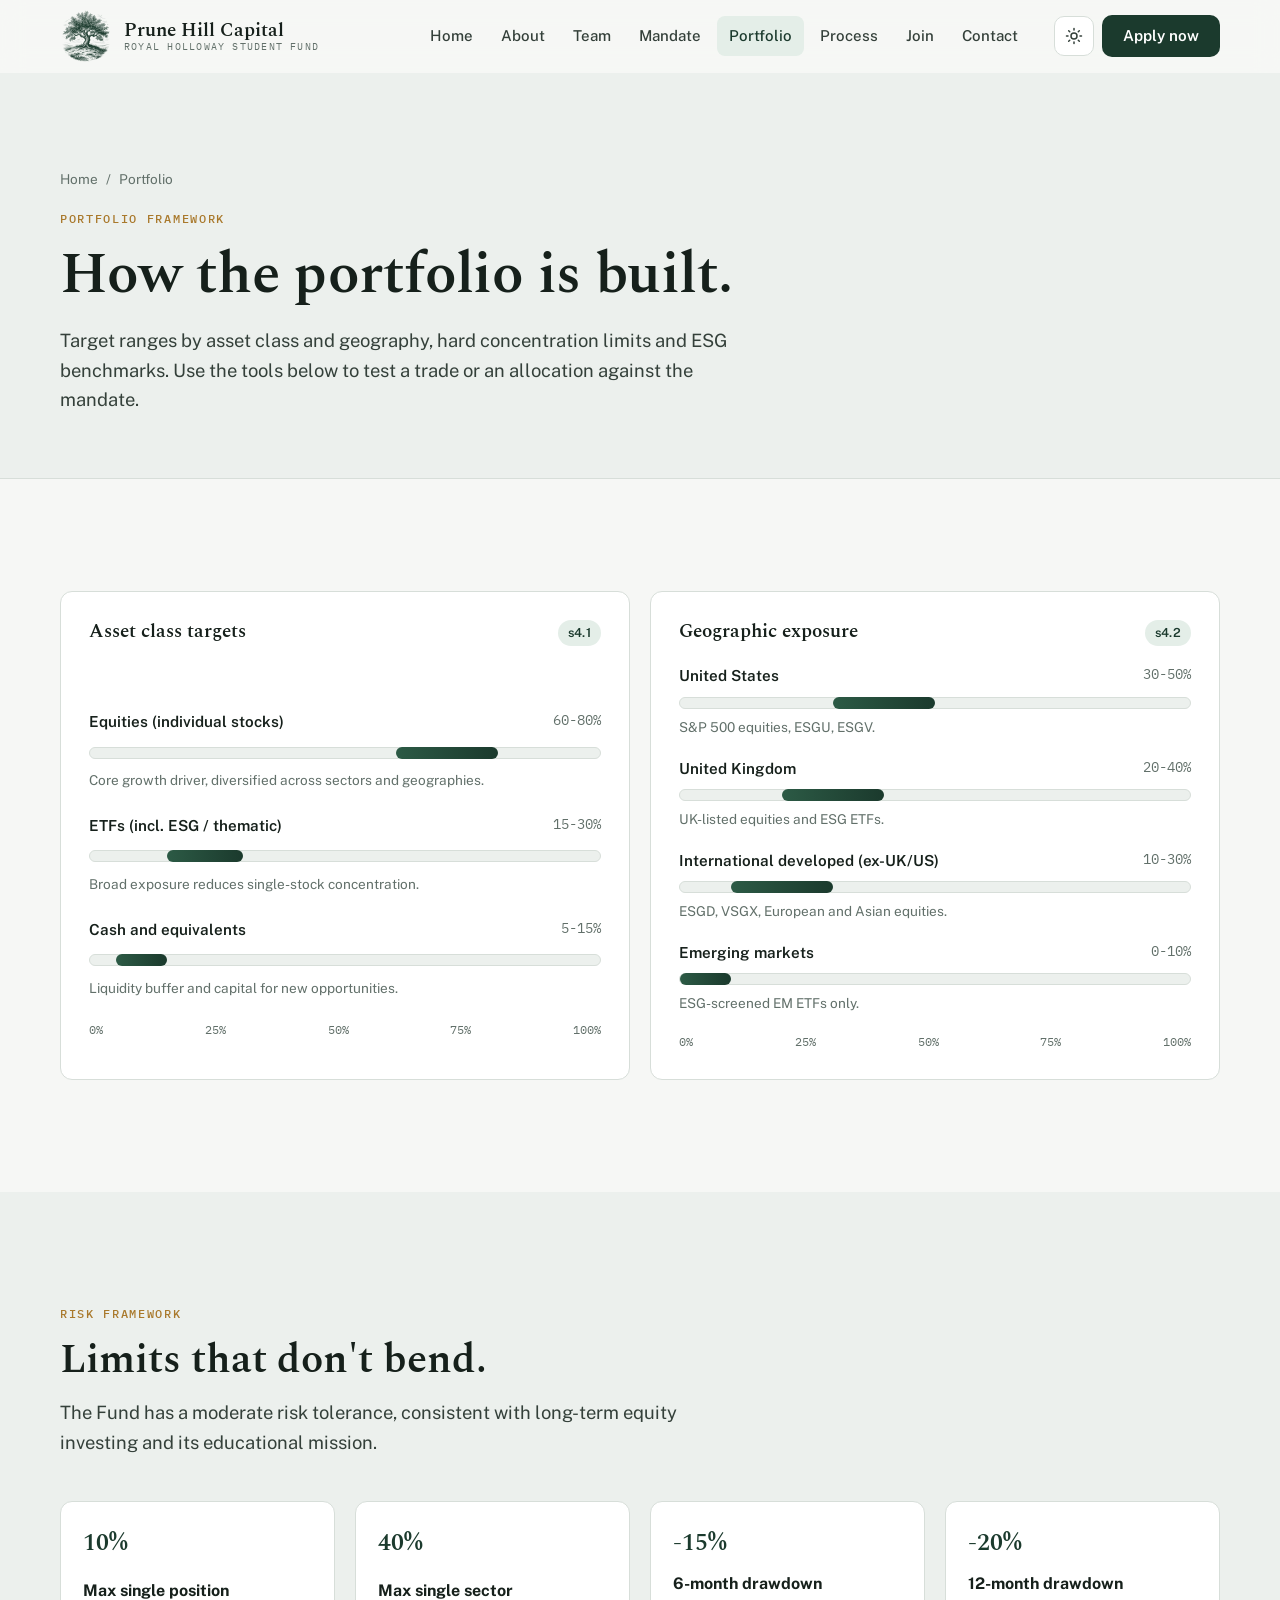
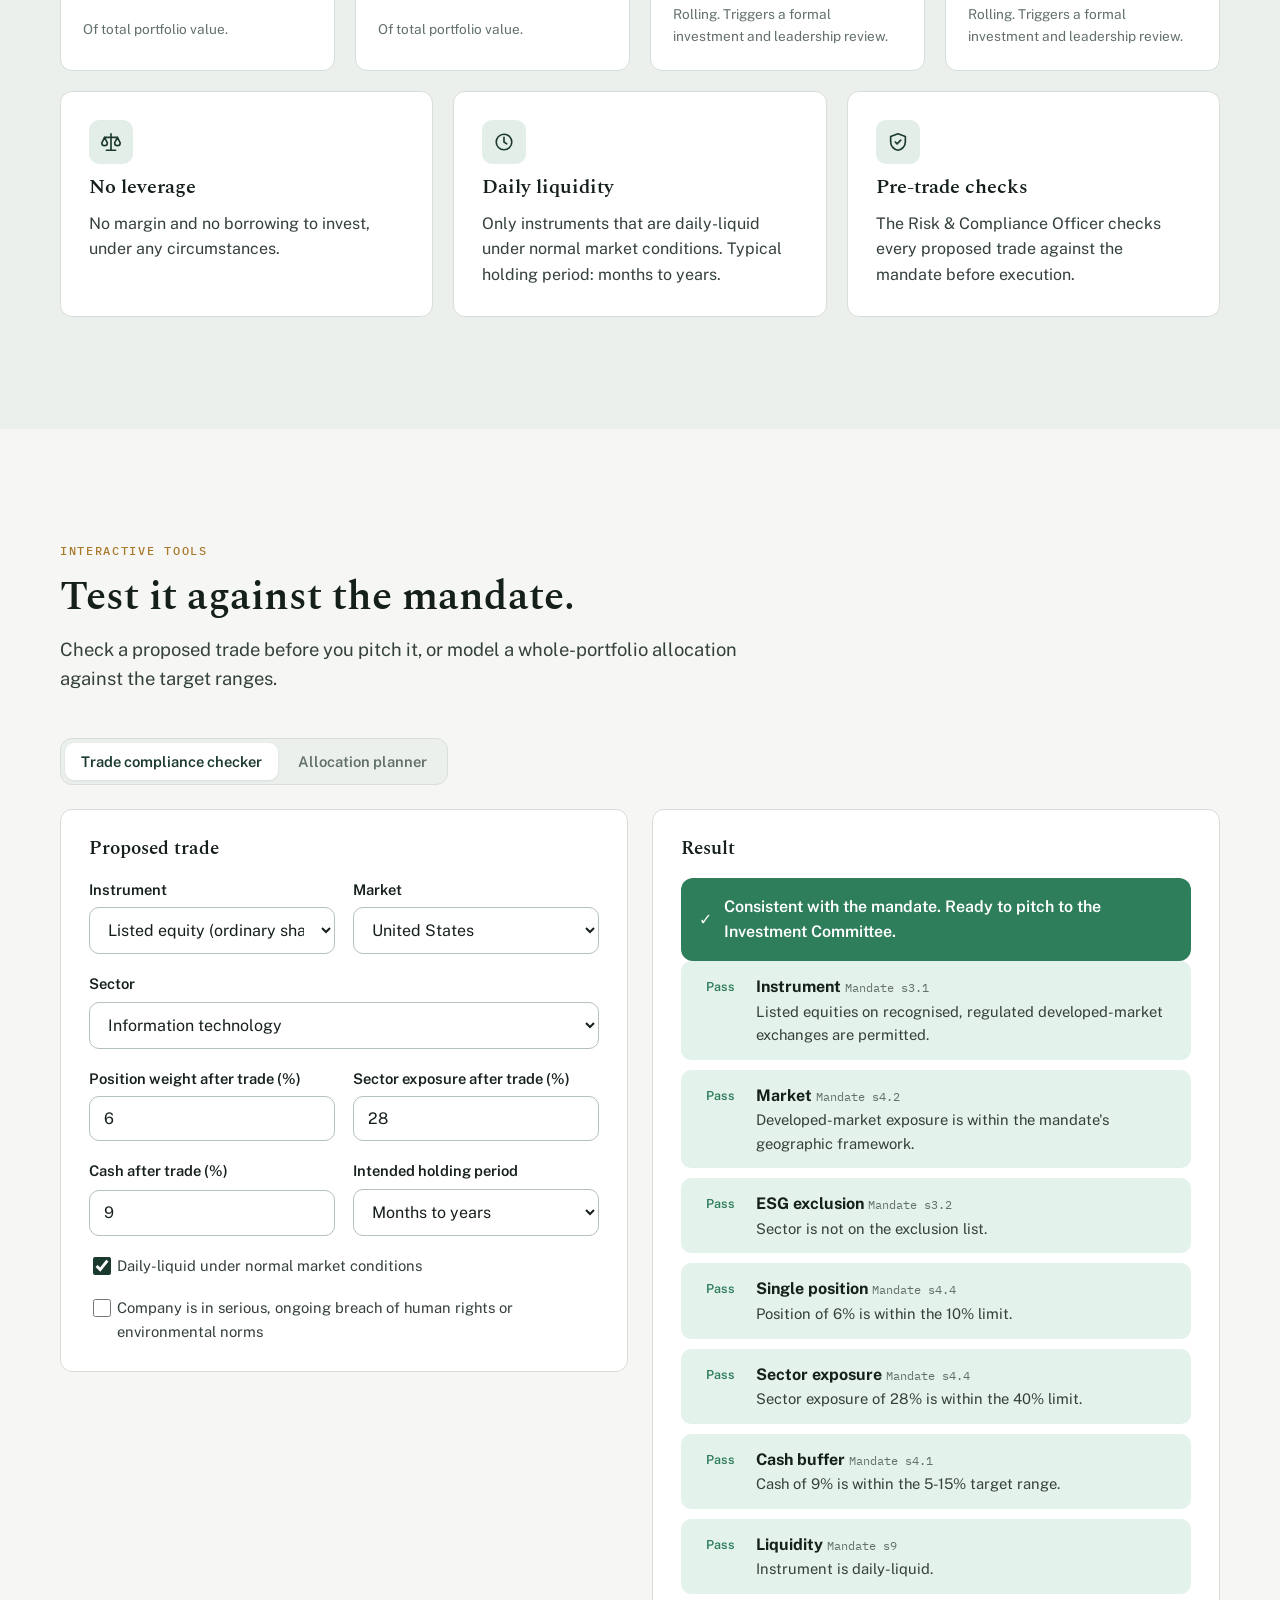
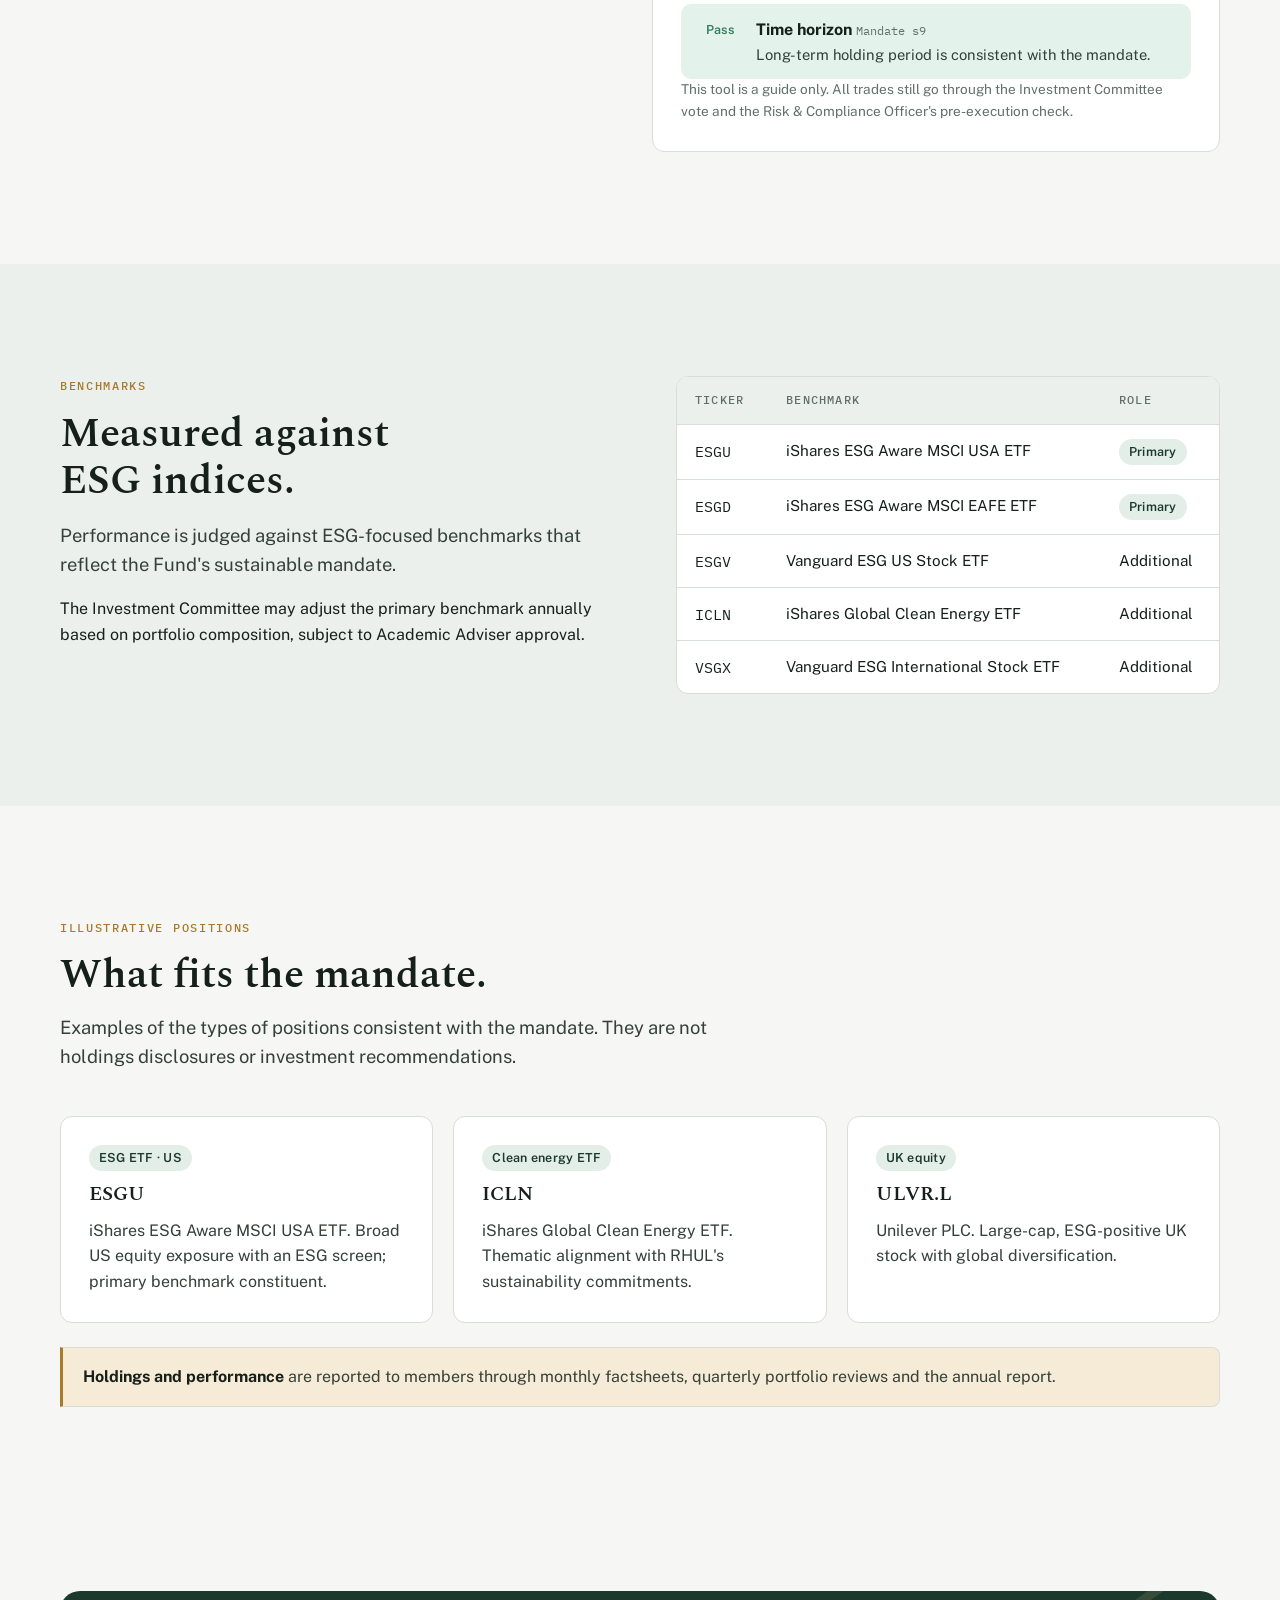
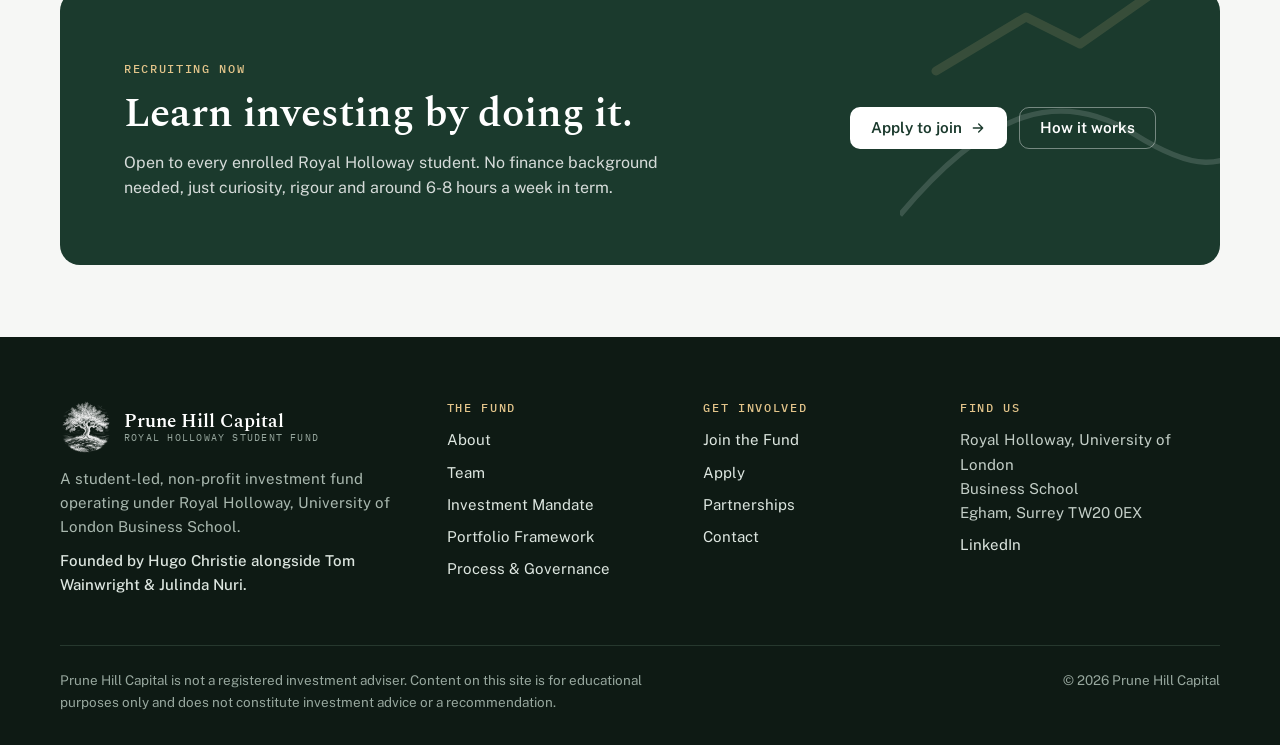
<file: portfolio.html>
<!DOCTYPE html>
<html lang="en-GB" data-theme="light">
<head>
<meta charset="utf-8">
<meta name="viewport" content="width=device-width, initial-scale=1, viewport-fit=cover">
<title>Portfolio Framework | Prune Hill Capital (RHUL)</title>
<meta name="description" content="Prune Hill Capital's target allocation, geographic exposure, risk limits and ESG benchmarks, with an interactive trade compliance checker.">
<meta property="og:title" content="Portfolio Framework | Prune Hill Capital (RHUL)">
<meta property="og:description" content="Prune Hill Capital's target allocation, geographic exposure, risk limits and ESG benchmarks, with an interactive trade compliance checker.">
<meta property="og:type" content="website">
<link rel="canonical" href="https://prunehillcapital.com/portfolio">
<meta property="og:url" content="https://prunehillcapital.com/portfolio">
<meta property="og:site_name" content="Prune Hill Capital">
<meta property="og:locale" content="en_GB">
<meta property="og:image" content="https://prunehillcapital.com/assets/img/og-image.png">
<meta property="og:image:width" content="1200">
<meta property="og:image:height" content="630">
<meta property="og:image:alt" content="Prune Hill Capital, Royal Holloway student investment fund: Learn investing by doing it.">
<meta name="twitter:card" content="summary_large_image">
<meta name="twitter:title" content="Portfolio Framework | Prune Hill Capital (RHUL)">
<meta name="twitter:description" content="Prune Hill Capital&#x27;s target allocation, geographic exposure, risk limits and ESG benchmarks, with an interactive trade compliance checker.">
<meta name="twitter:image" content="https://prunehillcapital.com/assets/img/og-image.png">
<script type="application/ld+json">
{
  "@context": "https://schema.org",
  "@graph": [
    {
      "@type": "BreadcrumbList",
      "itemListElement": [
        {
          "@type": "ListItem",
          "position": 1,
          "name": "Home",
          "item": "https://prunehillcapital.com/"
        },
        {
          "@type": "ListItem",
          "position": 2,
          "name": "Portfolio Framework",
          "item": "https://prunehillcapital.com/portfolio"
        }
      ]
    },
    {
      "@type": "WebPage",
      "@id": "https://prunehillcapital.com/portfolio",
      "url": "https://prunehillcapital.com/portfolio",
      "name": "Portfolio Framework | Prune Hill Capital (RHUL)",
      "description": "Prune Hill Capital's target allocation, geographic exposure, risk limits and ESG benchmarks, with an interactive trade compliance checker.",
      "isPartOf": {
        "@id": "https://prunehillcapital.com/#website"
      },
      "about": {
        "@id": "https://prunehillcapital.com/#organization"
      },
      "inLanguage": "en-GB"
    }
  ]
}
</script>
<meta name="theme-color" content="#1B3A2D">
<link rel="apple-touch-icon" href="assets/img/apple-touch-icon.png">
<link rel="icon" href="assets/img/favicon-32.png" sizes="32x32" type="image/png">
<link rel="icon" href="assets/img/favicon-96.png" sizes="96x96" type="image/png">
<link rel="icon" href="assets/img/favicon-192.png" sizes="192x192" type="image/png">
<link rel="shortcut icon" href="/favicon.ico">
<link rel="preconnect" href="https://fonts.googleapis.com">
<link rel="preconnect" href="https://fonts.gstatic.com" crossorigin>
<link rel="stylesheet" href="https://fonts.googleapis.com/css2?family=Spectral:ital,wght@0,500;0,600;1,500&family=Public+Sans:wght@400;500;600;700&family=IBM+Plex+Mono:wght@500&display=swap">
<link rel="stylesheet" href="assets/css/styles.css?v=20261127a">
<script>
  (function () {
    var t = null;
    try { t = localStorage.getItem("phc-theme"); } catch (e) {}
    if (t !== "dark") t = "light"; // Light by default; dark only if the visitor chose it
    document.documentElement.setAttribute("data-theme", t);
  })();
</script>
</head>
<body>
<a class="skip" href="#main">Skip to content</a>
<header class="site-header">
  <div class="container nav">
    <a class="brand" href="/" aria-label="Prune Hill Capital home">
      <img class="logo" src="assets/img/logo.png" alt="" width="52" height="52">
      <span class="brand-text"><span class="brand-name">Prune Hill Capital</span><span class="brand-sub">Royal Holloway Student Fund</span></span>
    </a>
    <nav aria-label="Main">
      <ul class="nav-links" id="nav-links">
        <li><a href="/">Home</a></li>
        <li><a href="/about">About</a></li>
        <li><a href="/team">Team</a></li>
        <li><a href="/mandate">Mandate</a></li>
        <li><a href="/portfolio" aria-current="page">Portfolio</a></li>
        <li><a href="/process">Process</a></li>
        <li><a href="/programme">Join</a></li>
        <li><a href="/contact">Contact</a></li>
      </ul>
    </nav>
    <div class="nav-actions">
      <button class="icon-btn theme-btn" type="button" aria-label="Switch colour theme">
        <svg class="sun" viewBox="0 0 24 24" fill="none" stroke="currentColor" stroke-width="2" stroke-linecap="round"><circle cx="12" cy="12" r="4"/><path d="M12 2v2M12 20v2M4.9 4.9l1.4 1.4M17.7 17.7l1.4 1.4M2 12h2M20 12h2M4.9 19.1l1.4-1.4M17.7 6.3l1.4-1.4"/></svg>
        <svg class="moon" viewBox="0 0 24 24" fill="none" stroke="currentColor" stroke-width="2" stroke-linejoin="round"><path d="M20 14.5A8 8 0 019.5 4 8 8 0 1020 14.5z"/></svg>
      </button>
      <a class="btn btn-primary" href="/programme#apply">Apply now</a>
      <button class="icon-btn menu-btn" type="button" aria-label="Open menu" aria-controls="nav-links" aria-expanded="false">
        <svg viewBox="0 0 24 24" fill="none" stroke="currentColor" stroke-width="2" stroke-linecap="round"><path d="M4 7h16M4 12h16M4 17h16"/></svg>
      </button>
    </div>
  </div>
</header>
<main id="main">
<section class="page-hero">
  <div class="container">
    <nav class="crumbs" aria-label="Breadcrumb"><a href="/">Home</a><span aria-hidden="true">/</span><span>Portfolio</span></nav>
    <span class="eyebrow">Portfolio framework</span>
    <h1>How the portfolio is built.</h1>
    <p class="lead">Target ranges by asset class and geography, hard concentration limits and ESG benchmarks. Use the tools below to test a trade or an allocation against the mandate.</p>
  </div>
</section>

<section class="section">
  <div class="container">
    <div class="grid grid-2">
      <div class="panel reveal">
        <div class="hero-card-head" style="margin:0"><h3>Asset class targets</h3><span class="pill pill-brand">s4.1</span></div>
        <div class="ranges">
          <div class="range-row">
  <div class="range-top"><strong>Equities (individual stocks)</strong><span>60-80%</span></div>
  <div class="range-track" data-min="60" data-max="80"><div class="range-fill"></div></div>
  <p class="note">Core growth driver, diversified across sectors and geographies.</p>
</div>
          <div class="range-row">
  <div class="range-top"><strong>ETFs (incl. ESG / thematic)</strong><span>15-30%</span></div>
  <div class="range-track" data-min="15" data-max="30"><div class="range-fill"></div></div>
  <p class="note">Broad exposure reduces single-stock concentration.</p>
</div>
          <div class="range-row">
  <div class="range-top"><strong>Cash and equivalents</strong><span>5-15%</span></div>
  <div class="range-track" data-min="5" data-max="15"><div class="range-fill"></div></div>
  <p class="note">Liquidity buffer and capital for new opportunities.</p>
</div>
          <div class="range-scale" aria-hidden="true"><span>0%</span><span>25%</span><span>50%</span><span>75%</span><span>100%</span></div>
        </div>
      </div>
      <div class="panel reveal">
        <div class="hero-card-head" style="margin:0"><h3>Geographic exposure</h3><span class="pill pill-brand">s4.2</span></div>
        <div class="ranges">
          <div class="range-row">
  <div class="range-top"><strong>United States</strong><span>30-50%</span></div>
  <div class="range-track" data-min="30" data-max="50"><div class="range-fill"></div></div>
  <p class="note">S&amp;P 500 equities, ESGU, ESGV.</p>
</div>
          <div class="range-row">
  <div class="range-top"><strong>United Kingdom</strong><span>20-40%</span></div>
  <div class="range-track" data-min="20" data-max="40"><div class="range-fill"></div></div>
  <p class="note">UK-listed equities and ESG ETFs.</p>
</div>
          <div class="range-row">
  <div class="range-top"><strong>International developed (ex-UK/US)</strong><span>10-30%</span></div>
  <div class="range-track" data-min="10" data-max="30"><div class="range-fill"></div></div>
  <p class="note">ESGD, VSGX, European and Asian equities.</p>
</div>
          <div class="range-row">
  <div class="range-top"><strong>Emerging markets</strong><span>0-10%</span></div>
  <div class="range-track" data-min="0" data-max="10"><div class="range-fill"></div></div>
  <p class="note">ESG-screened EM ETFs only.</p>
</div>
          <div class="range-scale" aria-hidden="true"><span>0%</span><span>25%</span><span>50%</span><span>75%</span><span>100%</span></div>
        </div>
      </div>
    </div>
  </div>
</section>

<section class="section alt">
  <div class="container">
    <div class="section-head"><span class="eyebrow">Risk framework</span><h2>Limits that don't bend.</h2><p class="lead">The Fund has a moderate risk tolerance, consistent with long-term equity investing and its educational mission.</p></div>
    <div class="grid grid-4">
      <div class="cal-item reveal"><span class="freq num">10%</span><strong>Max single position</strong><p class="note">Of total portfolio value.</p></div>
      <div class="cal-item reveal"><span class="freq num">40%</span><strong>Max single sector</strong><p class="note">Of total portfolio value.</p></div>
      <div class="cal-item reveal"><span class="freq num">-15%</span><strong>6-month drawdown</strong><p class="note">Rolling. Triggers a formal investment and leadership review.</p></div>
      <div class="cal-item reveal"><span class="freq num">-20%</span><strong>12-month drawdown</strong><p class="note">Rolling. Triggers a formal investment and leadership review.</p></div>
    </div>
    <div class="grid grid-3" style="margin-top:20px">
      <div class="card reveal"><div class="icon"><svg viewBox="0 0 24 24" fill="none" stroke="currentColor" stroke-width="1.8" stroke-linecap="round" stroke-linejoin="round"><path d="M12 3v18M7 21h10M5 7h14"/><path d="M5 7l-3 6a3 3 0 006 0L5 7zM19 7l-3 6a3 3 0 006 0l-3-6z"/></svg></div><h3>No leverage</h3><p>No margin and no borrowing to invest, under any circumstances.</p></div>
      <div class="card reveal"><div class="icon"><svg viewBox="0 0 24 24" fill="none" stroke="currentColor" stroke-width="1.8" stroke-linecap="round"><circle cx="12" cy="12" r="8.5"/><path d="M12 7v5l3 2"/></svg></div><h3>Daily liquidity</h3><p>Only instruments that are daily-liquid under normal market conditions. Typical holding period: months to years.</p></div>
      <div class="card reveal"><div class="icon"><svg viewBox="0 0 24 24" fill="none" stroke="currentColor" stroke-width="1.8" stroke-linejoin="round"><path d="M12 3l8 3v6c0 4.5-3.4 8.2-8 9-4.6-.8-8-4.5-8-9V6l8-3z"/><path d="M9 12l2 2 4-4" stroke-linecap="round"/></svg></div><h3>Pre-trade checks</h3><p>The Risk &amp; Compliance Officer checks every proposed trade against the mandate before execution.</p></div>
    </div>
  </div>
</section>

<section class="section" id="tools">
  <div class="container">
    <div class="section-head"><span class="eyebrow">Interactive tools</span><h2>Test it against the mandate.</h2><p class="lead">Check a proposed trade before you pitch it, or model a whole-portfolio allocation against the target ranges.</p></div>

    <div data-tabs>
      <div class="tabs" role="tablist" aria-label="Tools">
        <button class="tab" role="tab" id="tab-checker" aria-controls="panel-checker" aria-selected="true">Trade compliance checker</button>
        <button class="tab" role="tab" id="tab-planner" aria-controls="panel-planner" aria-selected="false">Allocation planner</button>
      </div>

      <div id="panel-checker" role="tabpanel" aria-labelledby="tab-checker">
        <div class="tool">
          <form class="panel" id="checker" novalidate>
            <h3>Proposed trade</h3>
            <div class="form-row">
              <div class="field"><label for="ck-instrument">Instrument</label>
                <select id="ck-instrument">
                  <option value="equity">Listed equity (ordinary shares)</option>
                  <option value="etf">ETF / index fund</option>
                  <option value="cash">Cash / money market</option>
                  <option value="derivative">Derivative (option, future, CFD...)</option>
                  <option value="margin">Bought on margin / leveraged</option>
                  <option value="crypto">Cryptoasset / token</option>
                  <option value="unlisted">Unlisted / private / P2P</option>
                </select></div>
              <div class="field"><label for="ck-market">Market</label>
                <select id="ck-market">
                  <option value="us">United States</option>
                  <option value="uk">United Kingdom</option>
                  <option value="intl">International developed</option>
                  <option value="em">Emerging markets</option>
                </select></div>
            </div>
            <div class="field"><label for="ck-sector">Sector</label>
              <select id="ck-sector">
                <option value="tech">Information technology</option>
                <option value="health">Healthcare</option>
                <option value="fin">Financials</option>
                <option value="consumer">Consumer staples / discretionary</option>
                <option value="ind">Industrials</option>
                <option value="comm">Communication services</option>
                <option value="util">Utilities / renewables</option>
                <option value="re">Real estate</option>
                <option value="mat">Materials</option>
                <option value="diversified">Diversified (broad ETF)</option>
                <option value="fossil">Fossil fuels (oil, gas, coal)</option>
                <option value="arms">Armaments</option>
                <option value="gambling">Gambling</option>
                <option value="adult">Adult entertainment</option>
                <option value="tobacco">Tobacco</option>
              </select></div>
            <div class="form-row">
              <div class="field"><label for="ck-position">Position weight after trade (%)</label><input id="ck-position" type="number" min="0" max="100" step="0.1" value="6" inputmode="decimal"></div>
              <div class="field"><label for="ck-sector-exp">Sector exposure after trade (%)</label><input id="ck-sector-exp" type="number" min="0" max="100" step="0.1" value="28" inputmode="decimal"></div>
            </div>
            <div class="form-row">
              <div class="field"><label for="ck-cash">Cash after trade (%)</label><input id="ck-cash" type="number" min="0" max="100" step="0.1" value="9" inputmode="decimal"></div>
              <div class="field"><label for="ck-horizon">Intended holding period</label>
                <select id="ck-horizon"><option value="long">Months to years</option><option value="short">Days to weeks (trading)</option></select></div>
            </div>
            <label class="check"><input type="checkbox" id="ck-liquid" checked> Daily-liquid under normal market conditions</label>
            <label class="check"><input type="checkbox" id="ck-norms"> Company is in serious, ongoing breach of human rights or environmental norms</label>
          </form>
          <div class="panel" aria-live="polite">
            <h3>Result</h3>
            <div id="checker-results"></div>
          </div>
        </div>
      </div>

      <div id="panel-planner" role="tabpanel" aria-labelledby="tab-planner" hidden>
        <div class="tool" id="planner">
          <div class="panel">
            <h3>Asset class</h3>
            <div class="slider-row" data-group="asset" data-min="60" data-max="80">
  <label for="pl-eq">Equities</label><output for="pl-eq">70%</output>
  <div style="grid-column:1/-1;position:relative">
    <div class="range-track" data-min="60" data-max="80" style="height:8px"><div class="range-fill" style="opacity:.25"></div><div class="range-marker"></div></div>
  </div>
  <input type="range" id="pl-eq" min="0" max="100" step="1" value="70">
  <span class="hint">Target 60-80% &middot; <span class="pill pill-ok">In range</span></span>
</div>
            <div class="slider-row" data-group="asset" data-min="15" data-max="30">
  <label for="pl-etf">ETFs</label><output for="pl-etf">20%</output>
  <div style="grid-column:1/-1;position:relative">
    <div class="range-track" data-min="15" data-max="30" style="height:8px"><div class="range-fill" style="opacity:.25"></div><div class="range-marker"></div></div>
  </div>
  <input type="range" id="pl-etf" min="0" max="100" step="1" value="20">
  <span class="hint">Target 15-30% &middot; <span class="pill pill-ok">In range</span></span>
</div>
            <div class="slider-row" data-group="asset" data-min="5" data-max="15">
  <label for="pl-cash">Cash</label><output for="pl-cash">10%</output>
  <div style="grid-column:1/-1;position:relative">
    <div class="range-track" data-min="5" data-max="15" style="height:8px"><div class="range-fill" style="opacity:.25"></div><div class="range-marker"></div></div>
  </div>
  <input type="range" id="pl-cash" min="0" max="100" step="1" value="10">
  <span class="hint">Target 5-15% &middot; <span class="pill pill-ok">In range</span></span>
</div>
            <div class="total-line"><span>Total</span><span data-total="asset" class="num">100%</span></div>
          </div>
          <div class="panel">
            <h3>Geography</h3>
            <div class="slider-row" data-group="geo" data-min="30" data-max="50">
  <label for="pl-us">United States</label><output for="pl-us">40%</output>
  <div style="grid-column:1/-1;position:relative">
    <div class="range-track" data-min="30" data-max="50" style="height:8px"><div class="range-fill" style="opacity:.25"></div><div class="range-marker"></div></div>
  </div>
  <input type="range" id="pl-us" min="0" max="100" step="1" value="40">
  <span class="hint">Target 30-50% &middot; <span class="pill pill-ok">In range</span></span>
</div>
            <div class="slider-row" data-group="geo" data-min="20" data-max="40">
  <label for="pl-uk">United Kingdom</label><output for="pl-uk">30%</output>
  <div style="grid-column:1/-1;position:relative">
    <div class="range-track" data-min="20" data-max="40" style="height:8px"><div class="range-fill" style="opacity:.25"></div><div class="range-marker"></div></div>
  </div>
  <input type="range" id="pl-uk" min="0" max="100" step="1" value="30">
  <span class="hint">Target 20-40% &middot; <span class="pill pill-ok">In range</span></span>
</div>
            <div class="slider-row" data-group="geo" data-min="10" data-max="30">
  <label for="pl-intl">International developed</label><output for="pl-intl">22%</output>
  <div style="grid-column:1/-1;position:relative">
    <div class="range-track" data-min="10" data-max="30" style="height:8px"><div class="range-fill" style="opacity:.25"></div><div class="range-marker"></div></div>
  </div>
  <input type="range" id="pl-intl" min="0" max="100" step="1" value="22">
  <span class="hint">Target 10-30% &middot; <span class="pill pill-ok">In range</span></span>
</div>
            <div class="slider-row" data-group="geo" data-min="0" data-max="10">
  <label for="pl-em">Emerging markets</label><output for="pl-em">8%</output>
  <div style="grid-column:1/-1;position:relative">
    <div class="range-track" data-min="0" data-max="10" style="height:8px"><div class="range-fill" style="opacity:.25"></div><div class="range-marker"></div></div>
  </div>
  <input type="range" id="pl-em" min="0" max="100" step="1" value="8">
  <span class="hint">Target 0-10% &middot; <span class="pill pill-ok">In range</span></span>
</div>
            <div class="total-line"><span>Total</span><span data-total="geo" class="num">100%</span></div>
          </div>
          <div class="panel" style="grid-column:1/-1">
            <div id="planner-summary"></div>
            <div><button class="btn btn-ghost" type="button" id="planner-reset">Reset to example</button></div>
          </div>
        </div>
      </div>
    </div>
  </div>
</section>

<section class="section alt">
  <div class="container split top">
    <div class="stack reveal">
      <span class="eyebrow">Benchmarks</span>
      <h2>Measured against ESG indices.</h2>
      <p class="lead">Performance is judged against ESG-focused benchmarks that reflect the Fund's sustainable mandate.</p>
      <p>The Investment Committee may adjust the primary benchmark annually based on portfolio composition, subject to Academic Adviser approval.</p>
    </div>
    <div class="table-wrap reveal"><table><thead><tr><th>Ticker</th><th>Benchmark</th><th>Role</th></tr></thead><tbody>
      <tr><td class="mono">ESGU</td><td>iShares ESG Aware MSCI USA ETF</td><td><span class="pill pill-brand">Primary</span></td></tr>
      <tr><td class="mono">ESGD</td><td>iShares ESG Aware MSCI EAFE ETF</td><td><span class="pill pill-brand">Primary</span></td></tr>
      <tr><td class="mono">ESGV</td><td>Vanguard ESG US Stock ETF</td><td>Additional</td></tr>
      <tr><td class="mono">ICLN</td><td>iShares Global Clean Energy ETF</td><td>Additional</td></tr>
      <tr><td class="mono">VSGX</td><td>Vanguard ESG International Stock ETF</td><td>Additional</td></tr>
    </tbody></table></div>
  </div>
</section>

<section class="section">
  <div class="container">
    <div class="section-head"><span class="eyebrow">Illustrative positions</span><h2>What fits the mandate.</h2><p class="lead">Examples of the types of positions consistent with the mandate. They are not holdings disclosures or investment recommendations.</p></div>
    <div class="grid grid-3">
      <div class="card reveal"><span class="pill pill-brand" style="justify-self:start">ESG ETF &middot; US</span><h3>ESGU</h3><p>iShares ESG Aware MSCI USA ETF. Broad US equity exposure with an ESG screen; primary benchmark constituent.</p></div>
      <div class="card reveal"><span class="pill pill-brand" style="justify-self:start">Clean energy ETF</span><h3>ICLN</h3><p>iShares Global Clean Energy ETF. Thematic alignment with RHUL's sustainability commitments.</p></div>
      <div class="card reveal"><span class="pill pill-brand" style="justify-self:start">UK equity</span><h3>ULVR.L</h3><p>Unilever PLC. Large-cap, ESG-positive UK stock with global diversification.</p></div>
    </div>
    <div class="callout" style="margin-top:24px"><strong>Holdings and performance</strong> are reported to members through monthly factsheets, quarterly portfolio reviews and the annual report.</div>
  </div>
</section>
<section class="section tight">
  <div class="container">
    <div class="cta-band reveal">
      <svg class="deco" viewBox="0 0 200 200" aria-hidden="true"><path d="M0 150 C 50 90, 90 80, 130 105 S 180 120, 200 110" stroke="#fff" stroke-width="3" fill="none"/><path d="M20 70 L70 40 L100 55 L150 20" stroke="#E2C48A" stroke-width="5" fill="none" stroke-linecap="round" stroke-linejoin="round"/></svg>
      <div>
        <span class="eyebrow">Recruiting now</span>
        <h2 style="margin-top:10px">Learn investing by doing it.</h2>
        <p>Open to every enrolled Royal Holloway student. No finance background needed, just curiosity, rigour and around 6-8 hours a week in term.</p>
      </div>
      <div class="btn-row">
        <a class="btn btn-light" href="/programme#apply">Apply to join <svg viewBox="0 0 24 24" fill="none" stroke="currentColor" stroke-width="2" stroke-linecap="round" stroke-linejoin="round"><path d="M5 12h14M13 6l6 6-6 6"/></svg></a>
        <a class="btn btn-outline-light" href="/programme">How it works</a>
      </div>
    </div>
  </div>
</section>
</main>
<footer class="site-footer">
  <div class="container">
    <div class="footer-grid">
      <div class="footer-brand">
        <a class="brand" href="/">
          <img class="logo" src="assets/img/logo.png" alt="" width="52" height="52">
          <span class="brand-text"><span class="brand-name">Prune Hill Capital</span><span class="brand-sub">Royal Holloway Student Fund</span></span>
        </a>
        <p>A student-led, non-profit investment fund operating under Royal Holloway, University of London Business School.</p>
        <p class="founded">Founded by Hugo Christie alongside Tom Wainwright &amp; Julinda Nuri.</p>
      </div>
      <div>
        <h4>The Fund</h4>
        <ul>
          <li><a href="/about">About</a></li>
          <li><a href="/team">Team</a></li>
          <li><a href="/mandate">Investment Mandate</a></li>
          <li><a href="/portfolio">Portfolio Framework</a></li>
          <li><a href="/process">Process &amp; Governance</a></li>
        </ul>
      </div>
      <div>
        <h4>Get involved</h4>
        <ul>
          <li><a href="/programme">Join the Fund</a></li>
          <li><a href="/programme#apply">Apply</a></li>
          <li><a href="/about#partnerships">Partnerships</a></li>
          <li><a href="/contact">Contact</a></li>
        </ul>
      </div>
      <div>
        <h4>Find us</h4>
        <ul>
          <li>Royal Holloway, University of London<br>Business School<br>Egham, Surrey TW20 0EX</li>
          <li><a data-linkedin href="https://www.linkedin.com/company/prune-hill-capital" target="_blank" rel="noopener">LinkedIn</a></li>
        </ul>
      </div>
    </div>
    <div class="footer-bottom">
      <p>Prune Hill Capital is not a registered investment adviser. Content on this site is for educational purposes only and does not constitute investment advice or a recommendation.</p>
      <p>&copy; <span data-year>2026</span> Prune Hill Capital</p>
    </div>
  </div>
</footer>
<button class="back-top" type="button" aria-label="Back to top"><svg viewBox="0 0 24 24" fill="none" stroke="currentColor" stroke-width="2.2" stroke-linecap="round" stroke-linejoin="round"><path d="M12 19V5M6 11l6-6 6 6"/></svg></button>
<script src="assets/js/config.js?v=20261127a"></script>
<script src="assets/js/main.js?v=20261127a"></script>
</body>
</html>
</file>
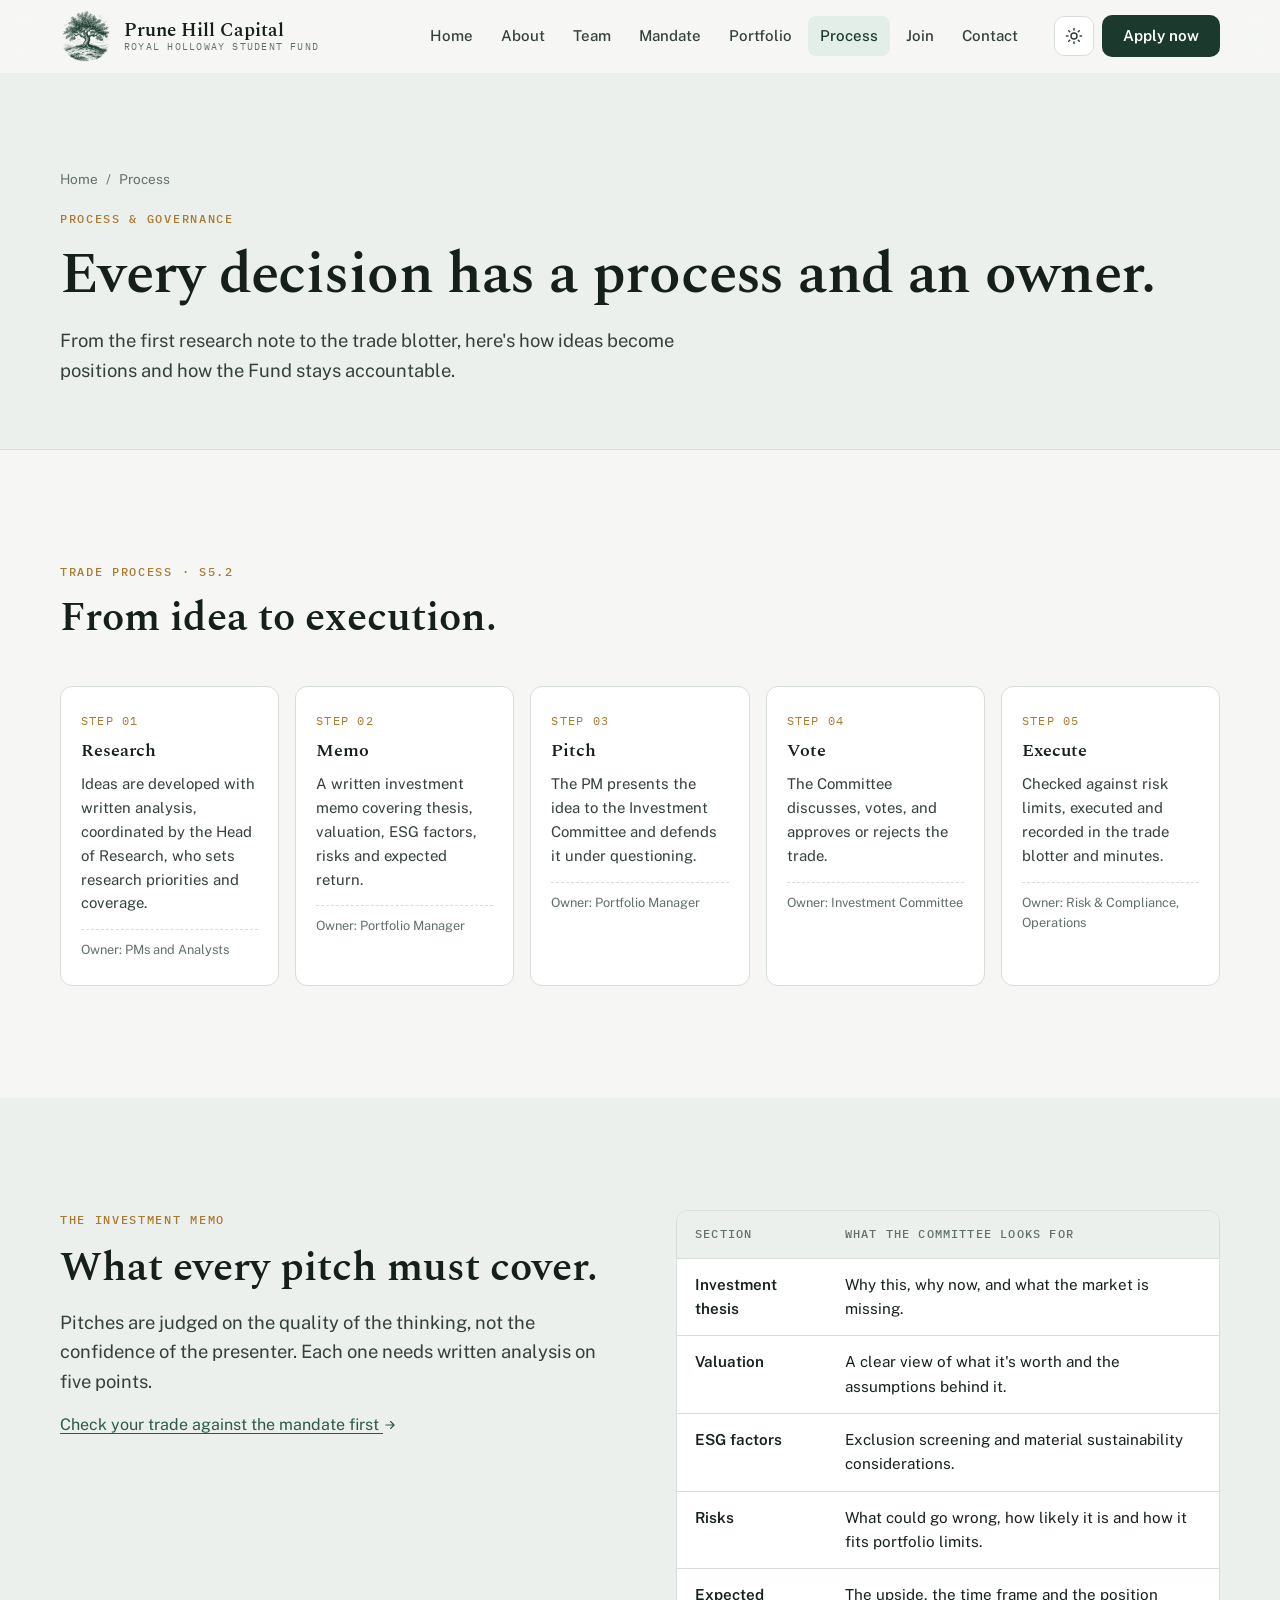
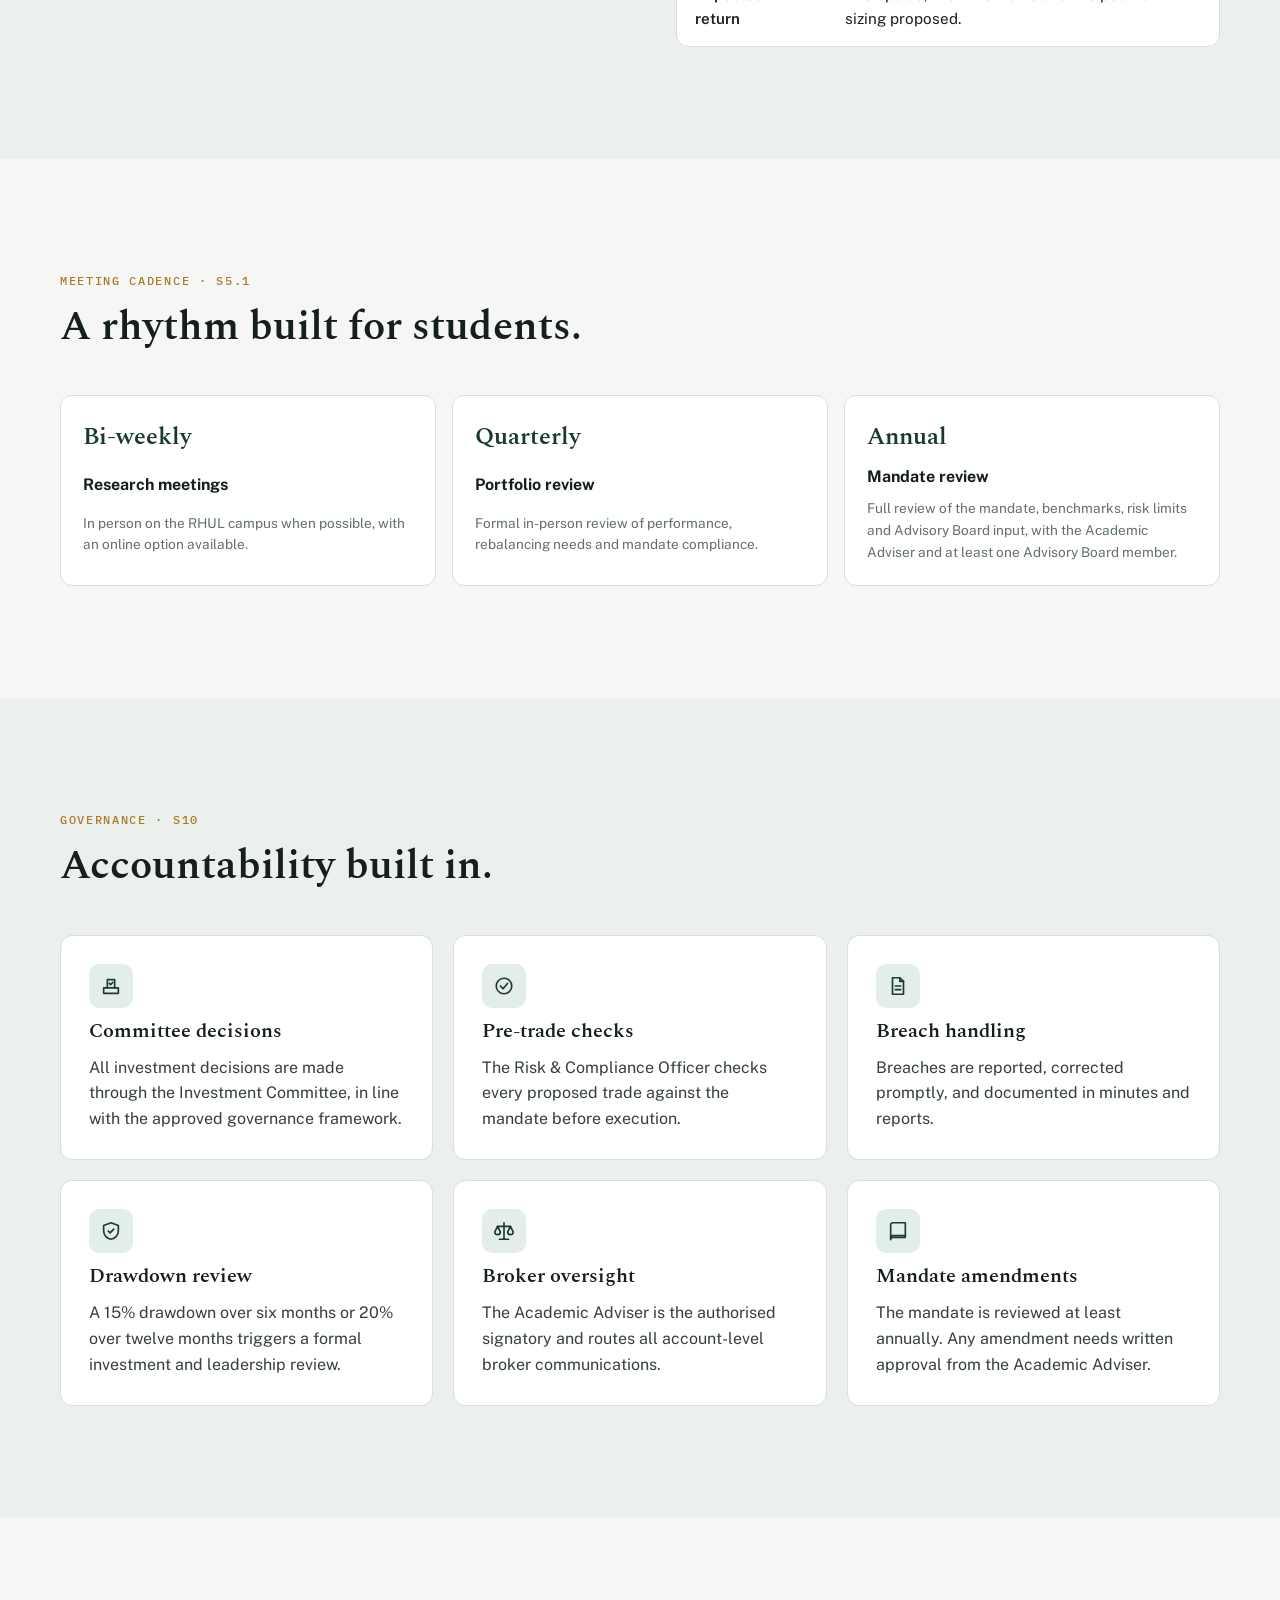
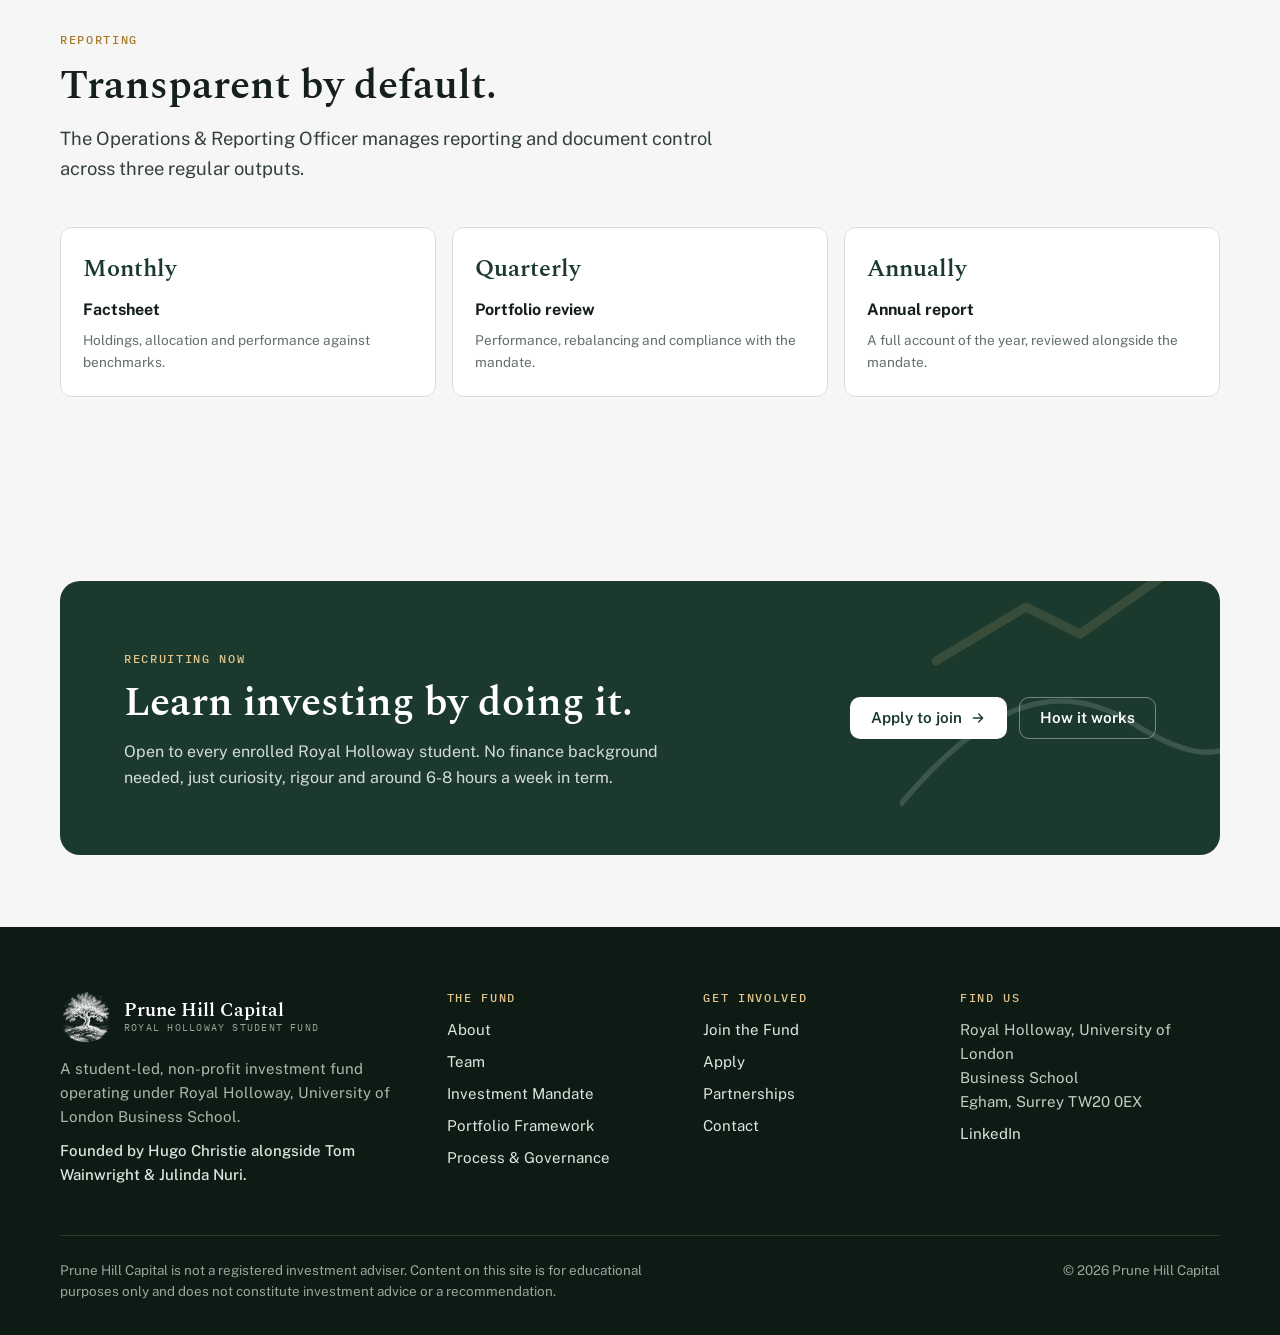
<file: process.html>
<!DOCTYPE html>
<html lang="en-GB" data-theme="light">
<head>
<meta charset="utf-8">
<meta name="viewport" content="width=device-width, initial-scale=1, viewport-fit=cover">
<title>Process &amp; Governance | Prune Hill Capital (RHUL)</title>
<meta name="description" content="How Prune Hill Capital researches, pitches, approves and executes trades, plus its meeting cadence, governance and reporting.">
<meta property="og:title" content="Process &amp; Governance | Prune Hill Capital (RHUL)">
<meta property="og:description" content="How Prune Hill Capital researches, pitches, approves and executes trades, plus its meeting cadence, governance and reporting.">
<meta property="og:type" content="website">
<link rel="canonical" href="https://prunehillcapital.com/process">
<meta property="og:url" content="https://prunehillcapital.com/process">
<meta property="og:site_name" content="Prune Hill Capital">
<meta property="og:locale" content="en_GB">
<meta property="og:image" content="https://prunehillcapital.com/assets/img/og-image.png">
<meta property="og:image:width" content="1200">
<meta property="og:image:height" content="630">
<meta property="og:image:alt" content="Prune Hill Capital, Royal Holloway student investment fund: Learn investing by doing it.">
<meta name="twitter:card" content="summary_large_image">
<meta name="twitter:title" content="Process &amp; Governance | Prune Hill Capital (RHUL)">
<meta name="twitter:description" content="How Prune Hill Capital researches, pitches, approves and executes trades, plus its meeting cadence, governance and reporting.">
<meta name="twitter:image" content="https://prunehillcapital.com/assets/img/og-image.png">
<script type="application/ld+json">
{
  "@context": "https://schema.org",
  "@graph": [
    {
      "@type": "BreadcrumbList",
      "itemListElement": [
        {
          "@type": "ListItem",
          "position": 1,
          "name": "Home",
          "item": "https://prunehillcapital.com/"
        },
        {
          "@type": "ListItem",
          "position": 2,
          "name": "Process & Governance",
          "item": "https://prunehillcapital.com/process"
        }
      ]
    },
    {
      "@type": "WebPage",
      "@id": "https://prunehillcapital.com/process",
      "url": "https://prunehillcapital.com/process",
      "name": "Process & Governance | Prune Hill Capital (RHUL)",
      "description": "How Prune Hill Capital researches, pitches, approves and executes trades, plus its meeting cadence, governance and reporting.",
      "isPartOf": {
        "@id": "https://prunehillcapital.com/#website"
      },
      "about": {
        "@id": "https://prunehillcapital.com/#organization"
      },
      "inLanguage": "en-GB"
    }
  ]
}
</script>
<meta name="theme-color" content="#1B3A2D">
<link rel="apple-touch-icon" href="assets/img/apple-touch-icon.png">
<link rel="icon" href="assets/img/favicon-32.png" sizes="32x32" type="image/png">
<link rel="icon" href="assets/img/favicon-96.png" sizes="96x96" type="image/png">
<link rel="icon" href="assets/img/favicon-192.png" sizes="192x192" type="image/png">
<link rel="shortcut icon" href="/favicon.ico">
<link rel="preconnect" href="https://fonts.googleapis.com">
<link rel="preconnect" href="https://fonts.gstatic.com" crossorigin>
<link rel="stylesheet" href="https://fonts.googleapis.com/css2?family=Spectral:ital,wght@0,500;0,600;1,500&family=Public+Sans:wght@400;500;600;700&family=IBM+Plex+Mono:wght@500&display=swap">
<link rel="stylesheet" href="assets/css/styles.css?v=20261127a">
<script>
  (function () {
    var t = null;
    try { t = localStorage.getItem("phc-theme"); } catch (e) {}
    if (t !== "dark") t = "light"; // Light by default; dark only if the visitor chose it
    document.documentElement.setAttribute("data-theme", t);
  })();
</script>
</head>
<body>
<a class="skip" href="#main">Skip to content</a>
<header class="site-header">
  <div class="container nav">
    <a class="brand" href="/" aria-label="Prune Hill Capital home">
      <img class="logo" src="assets/img/logo.png" alt="" width="52" height="52">
      <span class="brand-text"><span class="brand-name">Prune Hill Capital</span><span class="brand-sub">Royal Holloway Student Fund</span></span>
    </a>
    <nav aria-label="Main">
      <ul class="nav-links" id="nav-links">
        <li><a href="/">Home</a></li>
        <li><a href="/about">About</a></li>
        <li><a href="/team">Team</a></li>
        <li><a href="/mandate">Mandate</a></li>
        <li><a href="/portfolio">Portfolio</a></li>
        <li><a href="/process" aria-current="page">Process</a></li>
        <li><a href="/programme">Join</a></li>
        <li><a href="/contact">Contact</a></li>
      </ul>
    </nav>
    <div class="nav-actions">
      <button class="icon-btn theme-btn" type="button" aria-label="Switch colour theme">
        <svg class="sun" viewBox="0 0 24 24" fill="none" stroke="currentColor" stroke-width="2" stroke-linecap="round"><circle cx="12" cy="12" r="4"/><path d="M12 2v2M12 20v2M4.9 4.9l1.4 1.4M17.7 17.7l1.4 1.4M2 12h2M20 12h2M4.9 19.1l1.4-1.4M17.7 6.3l1.4-1.4"/></svg>
        <svg class="moon" viewBox="0 0 24 24" fill="none" stroke="currentColor" stroke-width="2" stroke-linejoin="round"><path d="M20 14.5A8 8 0 019.5 4 8 8 0 1020 14.5z"/></svg>
      </button>
      <a class="btn btn-primary" href="/programme#apply">Apply now</a>
      <button class="icon-btn menu-btn" type="button" aria-label="Open menu" aria-controls="nav-links" aria-expanded="false">
        <svg viewBox="0 0 24 24" fill="none" stroke="currentColor" stroke-width="2" stroke-linecap="round"><path d="M4 7h16M4 12h16M4 17h16"/></svg>
      </button>
    </div>
  </div>
</header>
<main id="main">
<section class="page-hero">
  <div class="container">
    <nav class="crumbs" aria-label="Breadcrumb"><a href="/">Home</a><span aria-hidden="true">/</span><span>Process</span></nav>
    <span class="eyebrow">Process &amp; governance</span>
    <h1>Every decision has a process and an owner.</h1>
    <p class="lead">From the first research note to the trade blotter, here's how ideas become positions and how the Fund stays accountable.</p>
  </div>
</section>

<section class="section">
  <div class="container">
    <div class="section-head"><span class="eyebrow">Trade process &middot; s5.2</span><h2>From idea to execution.</h2></div>
    <div class="steps">
      <div class="step reveal"><span class="step-num">STEP 01</span><h3>Research</h3><p>Ideas are developed with written analysis, coordinated by the Head of Research, who sets research priorities and coverage.</p><span class="who">Owner: PMs and Analysts</span></div>
      <div class="step reveal"><span class="step-num">STEP 02</span><h3>Memo</h3><p>A written investment memo covering thesis, valuation, ESG factors, risks and expected return.</p><span class="who">Owner: Portfolio Manager</span></div>
      <div class="step reveal"><span class="step-num">STEP 03</span><h3>Pitch</h3><p>The PM presents the idea to the Investment Committee and defends it under questioning.</p><span class="who">Owner: Portfolio Manager</span></div>
      <div class="step reveal"><span class="step-num">STEP 04</span><h3>Vote</h3><p>The Committee discusses, votes, and approves or rejects the trade.</p><span class="who">Owner: Investment Committee</span></div>
      <div class="step reveal"><span class="step-num">STEP 05</span><h3>Execute</h3><p>Checked against risk limits, executed and recorded in the trade blotter and minutes.</p><span class="who">Owner: Risk &amp; Compliance, Operations</span></div>
    </div>
  </div>
</section>

<section class="section alt">
  <div class="container split top">
    <div class="stack reveal">
      <span class="eyebrow">The investment memo</span>
      <h2>What every pitch must cover.</h2>
      <p class="lead">Pitches are judged on the quality of the thinking, not the confidence of the presenter. Each one needs written analysis on five points.</p>
      <p><a href="/portfolio#tools">Check your trade against the mandate first <svg style="display:inline;width:14px;height:14px;vertical-align:-2px" viewBox="0 0 24 24" fill="none" stroke="currentColor" stroke-width="2" stroke-linecap="round" stroke-linejoin="round"><path d="M5 12h14M13 6l6 6-6 6"/></svg></a></p>
    </div>
    <div class="table-wrap reveal"><table><thead><tr><th>Section</th><th>What the Committee looks for</th></tr></thead><tbody>
      <tr><td><strong>Investment thesis</strong></td><td>Why this, why now, and what the market is missing.</td></tr>
      <tr><td><strong>Valuation</strong></td><td>A clear view of what it's worth and the assumptions behind it.</td></tr>
      <tr><td><strong>ESG factors</strong></td><td>Exclusion screening and material sustainability considerations.</td></tr>
      <tr><td><strong>Risks</strong></td><td>What could go wrong, how likely it is and how it fits portfolio limits.</td></tr>
      <tr><td><strong>Expected return</strong></td><td>The upside, the time frame and the position sizing proposed.</td></tr>
    </tbody></table></div>
  </div>
</section>

<section class="section">
  <div class="container">
    <div class="section-head"><span class="eyebrow">Meeting cadence &middot; s5.1</span><h2>A rhythm built for students.</h2></div>
    <div class="calendar">
      <div class="cal-item reveal"><span class="freq">Bi-weekly</span><strong>Research meetings</strong><p class="note">In person on the RHUL campus when possible, with an online option available.</p></div>
      <div class="cal-item reveal"><span class="freq">Quarterly</span><strong>Portfolio review</strong><p class="note">Formal in-person review of performance, rebalancing needs and mandate compliance.</p></div>
      <div class="cal-item reveal"><span class="freq">Annual</span><strong>Mandate review</strong><p class="note">Full review of the mandate, benchmarks, risk limits and Advisory Board input, with the Academic Adviser and at least one Advisory Board member.</p></div>
    </div>
  </div>
</section>

<section class="section alt">
  <div class="container">
    <div class="section-head"><span class="eyebrow">Governance &middot; s10</span><h2>Accountability built in.</h2></div>
    <div class="grid grid-3">
      <div class="card reveal"><div class="icon"><svg viewBox="0 0 24 24" fill="none" stroke="currentColor" stroke-width="1.8" stroke-linecap="round" stroke-linejoin="round"><path d="M4 14h16v6H4z"/><path d="M8 14V5h8v9"/><path d="M10 9l1.5 1.5L14 8"/></svg></div><h3>Committee decisions</h3><p>All investment decisions are made through the Investment Committee, in line with the approved governance framework.</p></div>
      <div class="card reveal"><div class="icon"><svg viewBox="0 0 24 24" fill="none" stroke="currentColor" stroke-width="1.8" stroke-linecap="round" stroke-linejoin="round"><circle cx="12" cy="12" r="8.5"/><path d="M8 12l3 3 5-6"/></svg></div><h3>Pre-trade checks</h3><p>The Risk &amp; Compliance Officer checks every proposed trade against the mandate before execution.</p></div>
      <div class="card reveal"><div class="icon"><svg viewBox="0 0 24 24" fill="none" stroke="currentColor" stroke-width="1.8" stroke-linejoin="round"><path d="M6 3h8l4 4v14H6z"/><path d="M14 3v4h4M9 12h6M9 16h6" stroke-linecap="round"/></svg></div><h3>Breach handling</h3><p>Breaches are reported, corrected promptly, and documented in minutes and reports.</p></div>
      <div class="card reveal"><div class="icon"><svg viewBox="0 0 24 24" fill="none" stroke="currentColor" stroke-width="1.8" stroke-linejoin="round"><path d="M12 3l8 3v6c0 4.5-3.4 8.2-8 9-4.6-.8-8-4.5-8-9V6l8-3z"/><path d="M9 12l2 2 4-4" stroke-linecap="round"/></svg></div><h3>Drawdown review</h3><p>A 15% drawdown over six months or 20% over twelve months triggers a formal investment and leadership review.</p></div>
      <div class="card reveal"><div class="icon"><svg viewBox="0 0 24 24" fill="none" stroke="currentColor" stroke-width="1.8" stroke-linecap="round" stroke-linejoin="round"><path d="M12 3v18M7 21h10M5 7h14"/><path d="M5 7l-3 6a3 3 0 006 0L5 7zM19 7l-3 6a3 3 0 006 0l-3-6z"/></svg></div><h3>Broker oversight</h3><p>The Academic Adviser is the authorised signatory and routes all account-level broker communications.</p></div>
      <div class="card reveal"><div class="icon"><svg viewBox="0 0 24 24" fill="none" stroke="currentColor" stroke-width="1.8" stroke-linejoin="round"><path d="M4 5.5A2.5 2.5 0 016.5 3H20v16H6.5A2.5 2.5 0 004 21.5v-16z"/><path d="M4 19.5A2.5 2.5 0 016.5 17H20"/></svg></div><h3>Mandate amendments</h3><p>The mandate is reviewed at least annually. Any amendment needs written approval from the Academic Adviser.</p></div>
    </div>
  </div>
</section>

<section class="section">
  <div class="container">
    <div class="section-head"><span class="eyebrow">Reporting</span><h2>Transparent by default.</h2><p class="lead">The Operations &amp; Reporting Officer manages reporting and document control across three regular outputs.</p></div>
    <div class="calendar">
      <div class="cal-item reveal"><span class="freq">Monthly</span><strong>Factsheet</strong><p class="note">Holdings, allocation and performance against benchmarks.</p></div>
      <div class="cal-item reveal"><span class="freq">Quarterly</span><strong>Portfolio review</strong><p class="note">Performance, rebalancing and compliance with the mandate.</p></div>
      <div class="cal-item reveal"><span class="freq">Annually</span><strong>Annual report</strong><p class="note">A full account of the year, reviewed alongside the mandate.</p></div>
    </div>
  </div>
</section>
<section class="section tight">
  <div class="container">
    <div class="cta-band reveal">
      <svg class="deco" viewBox="0 0 200 200" aria-hidden="true"><path d="M0 150 C 50 90, 90 80, 130 105 S 180 120, 200 110" stroke="#fff" stroke-width="3" fill="none"/><path d="M20 70 L70 40 L100 55 L150 20" stroke="#E2C48A" stroke-width="5" fill="none" stroke-linecap="round" stroke-linejoin="round"/></svg>
      <div>
        <span class="eyebrow">Recruiting now</span>
        <h2 style="margin-top:10px">Learn investing by doing it.</h2>
        <p>Open to every enrolled Royal Holloway student. No finance background needed, just curiosity, rigour and around 6-8 hours a week in term.</p>
      </div>
      <div class="btn-row">
        <a class="btn btn-light" href="/programme#apply">Apply to join <svg viewBox="0 0 24 24" fill="none" stroke="currentColor" stroke-width="2" stroke-linecap="round" stroke-linejoin="round"><path d="M5 12h14M13 6l6 6-6 6"/></svg></a>
        <a class="btn btn-outline-light" href="/programme">How it works</a>
      </div>
    </div>
  </div>
</section>
</main>
<footer class="site-footer">
  <div class="container">
    <div class="footer-grid">
      <div class="footer-brand">
        <a class="brand" href="/">
          <img class="logo" src="assets/img/logo.png" alt="" width="52" height="52">
          <span class="brand-text"><span class="brand-name">Prune Hill Capital</span><span class="brand-sub">Royal Holloway Student Fund</span></span>
        </a>
        <p>A student-led, non-profit investment fund operating under Royal Holloway, University of London Business School.</p>
        <p class="founded">Founded by Hugo Christie alongside Tom Wainwright &amp; Julinda Nuri.</p>
      </div>
      <div>
        <h4>The Fund</h4>
        <ul>
          <li><a href="/about">About</a></li>
          <li><a href="/team">Team</a></li>
          <li><a href="/mandate">Investment Mandate</a></li>
          <li><a href="/portfolio">Portfolio Framework</a></li>
          <li><a href="/process">Process &amp; Governance</a></li>
        </ul>
      </div>
      <div>
        <h4>Get involved</h4>
        <ul>
          <li><a href="/programme">Join the Fund</a></li>
          <li><a href="/programme#apply">Apply</a></li>
          <li><a href="/about#partnerships">Partnerships</a></li>
          <li><a href="/contact">Contact</a></li>
        </ul>
      </div>
      <div>
        <h4>Find us</h4>
        <ul>
          <li>Royal Holloway, University of London<br>Business School<br>Egham, Surrey TW20 0EX</li>
          <li><a data-linkedin href="https://www.linkedin.com/company/prune-hill-capital" target="_blank" rel="noopener">LinkedIn</a></li>
        </ul>
      </div>
    </div>
    <div class="footer-bottom">
      <p>Prune Hill Capital is not a registered investment adviser. Content on this site is for educational purposes only and does not constitute investment advice or a recommendation.</p>
      <p>&copy; <span data-year>2026</span> Prune Hill Capital</p>
    </div>
  </div>
</footer>
<button class="back-top" type="button" aria-label="Back to top"><svg viewBox="0 0 24 24" fill="none" stroke="currentColor" stroke-width="2.2" stroke-linecap="round" stroke-linejoin="round"><path d="M12 19V5M6 11l6-6 6 6"/></svg></button>
<script src="assets/js/config.js?v=20261127a"></script>
<script src="assets/js/main.js?v=20261127a"></script>
</body>
</html>
</file>
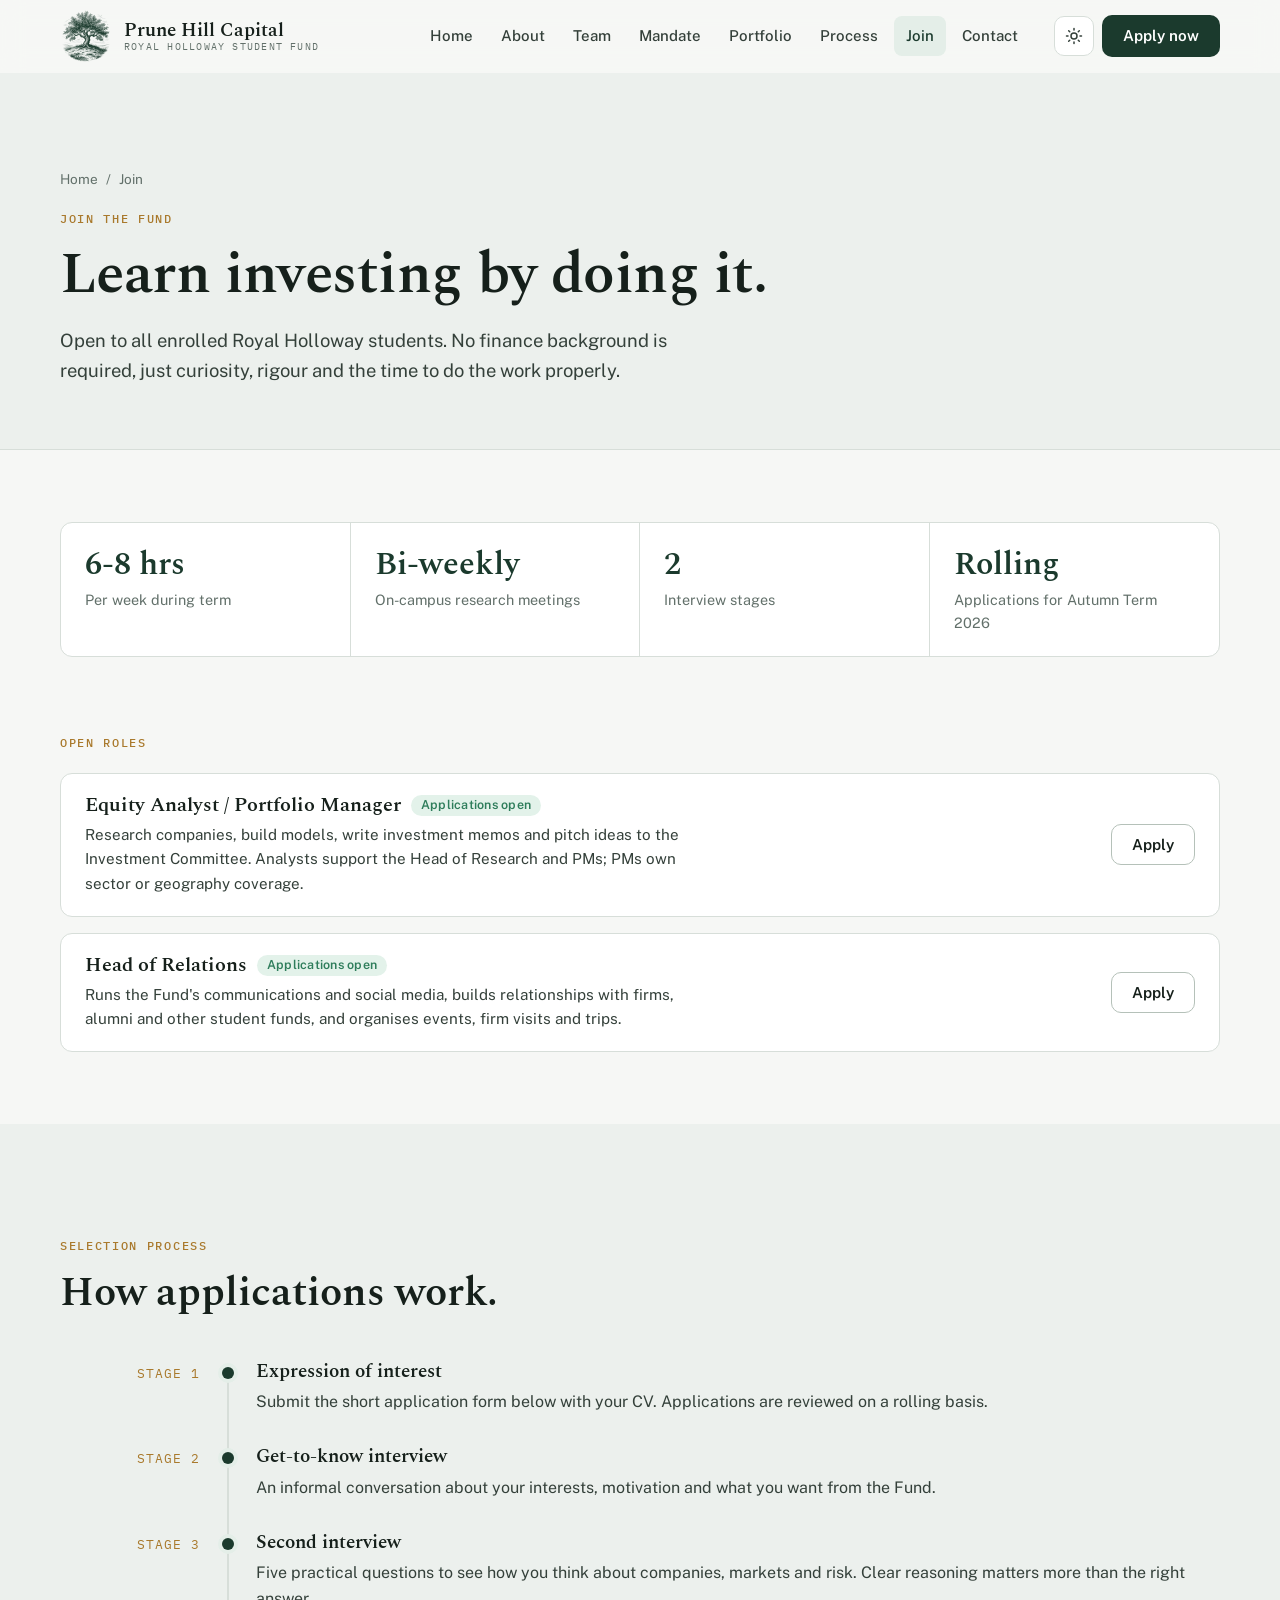
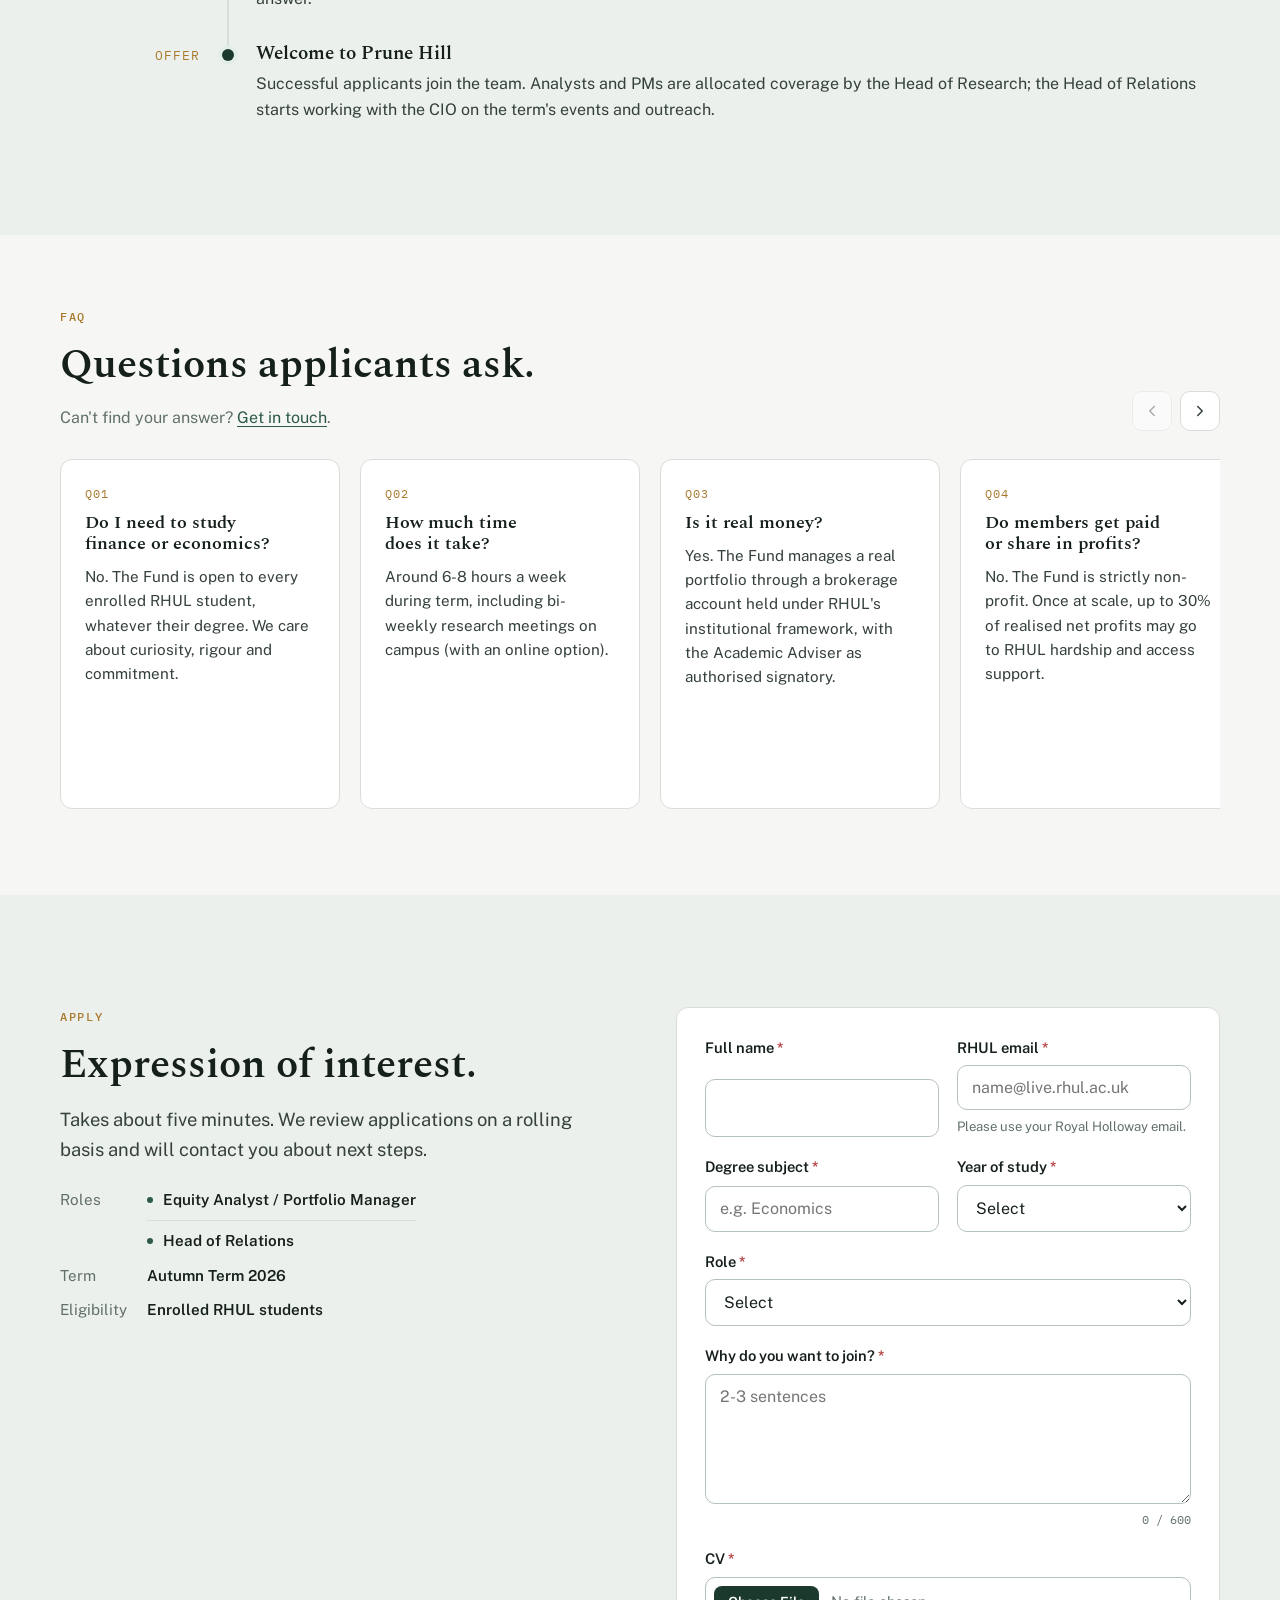
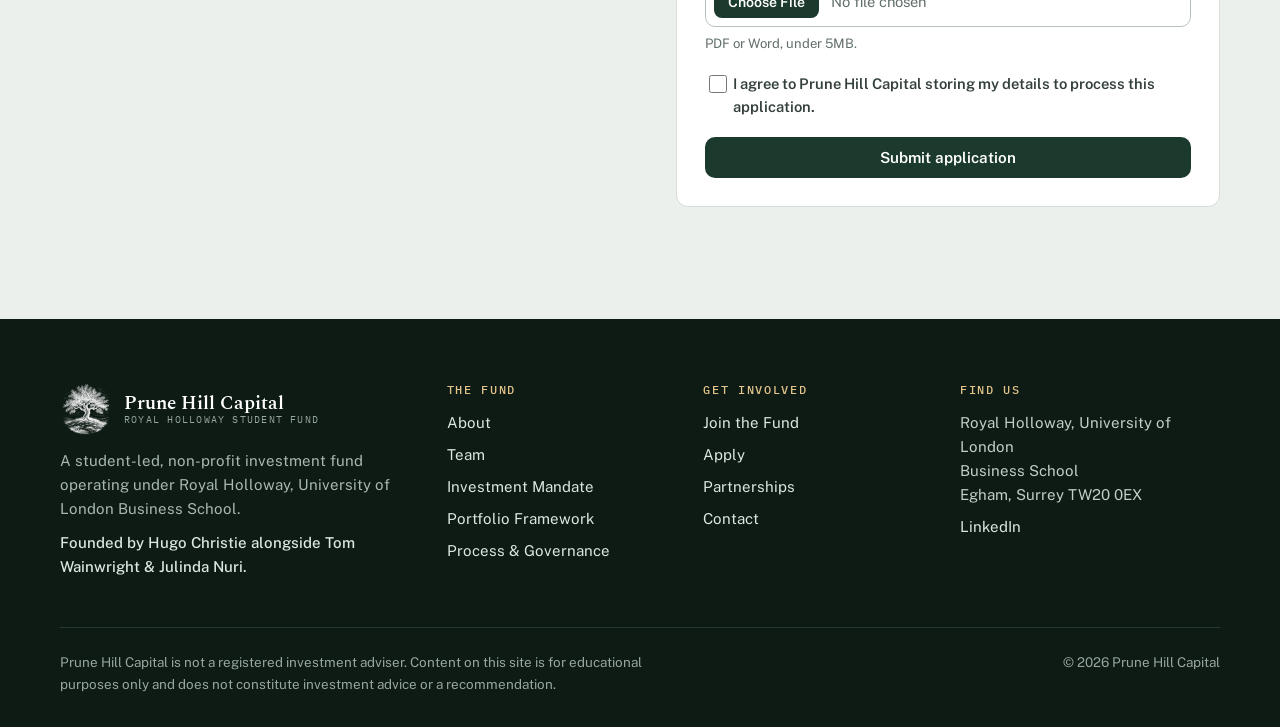
<file: programme.html>
<!DOCTYPE html>
<html lang="en-GB" data-theme="light">
<head>
<meta charset="utf-8">
<meta name="viewport" content="width=device-width, initial-scale=1, viewport-fit=cover">
<title>Join Prune Hill Capital | RHUL Student Investment Fund</title>
<meta name="description" content="Apply to Prune Hill Capital as an Equity Analyst or Portfolio Manager. Open to all Royal Holloway students, no finance background required.">
<meta property="og:title" content="Join Prune Hill Capital | RHUL Student Investment Fund">
<meta property="og:description" content="Apply to Prune Hill Capital as an Equity Analyst or Portfolio Manager. Open to all Royal Holloway students, no finance background required.">
<meta property="og:type" content="website">
<link rel="canonical" href="https://prunehillcapital.com/programme">
<meta property="og:url" content="https://prunehillcapital.com/programme">
<meta property="og:site_name" content="Prune Hill Capital">
<meta property="og:locale" content="en_GB">
<meta property="og:image" content="https://prunehillcapital.com/assets/img/og-image.png">
<meta property="og:image:width" content="1200">
<meta property="og:image:height" content="630">
<meta property="og:image:alt" content="Prune Hill Capital, Royal Holloway student investment fund: Learn investing by doing it.">
<meta name="twitter:card" content="summary_large_image">
<meta name="twitter:title" content="Join Prune Hill Capital | RHUL Student Investment Fund">
<meta name="twitter:description" content="Apply to Prune Hill Capital as an Equity Analyst or Portfolio Manager. Open to all Royal Holloway students, no finance background required.">
<meta name="twitter:image" content="https://prunehillcapital.com/assets/img/og-image.png">
<script type="application/ld+json">
{
  "@context": "https://schema.org",
  "@graph": [
    {
      "@type": "BreadcrumbList",
      "itemListElement": [
        {
          "@type": "ListItem",
          "position": 1,
          "name": "Home",
          "item": "https://prunehillcapital.com/"
        },
        {
          "@type": "ListItem",
          "position": 2,
          "name": "Join the Fund",
          "item": "https://prunehillcapital.com/programme"
        }
      ]
    },
    {
      "@type": "WebPage",
      "@id": "https://prunehillcapital.com/programme",
      "url": "https://prunehillcapital.com/programme",
      "name": "Join Prune Hill Capital | RHUL Student Investment Fund",
      "description": "Apply to Prune Hill Capital as an Equity Analyst or Portfolio Manager. Open to all Royal Holloway students, no finance background required.",
      "isPartOf": {
        "@id": "https://prunehillcapital.com/#website"
      },
      "about": {
        "@id": "https://prunehillcapital.com/#organization"
      },
      "inLanguage": "en-GB"
    },
    {
      "@type": "FAQPage",
      "mainEntity": [
        {
          "@type": "Question",
          "name": "Do I need to study finance or economics?",
          "acceptedAnswer": {
            "@type": "Answer",
            "text": "No. The Fund is open to every enrolled RHUL student, whatever their degree. We care about curiosity, rigour and commitment."
          }
        },
        {
          "@type": "Question",
          "name": "How much time does it take?",
          "acceptedAnswer": {
            "@type": "Answer",
            "text": "Around 6-8 hours a week during term, including bi-weekly research meetings on campus (with an online option)."
          }
        },
        {
          "@type": "Question",
          "name": "Is it real money?",
          "acceptedAnswer": {
            "@type": "Answer",
            "text": "Yes. The Fund manages a real portfolio through a brokerage account held under RHUL's institutional framework, with the Academic Adviser as authorised signatory."
          }
        },
        {
          "@type": "Question",
          "name": "Do members get paid or share in profits?",
          "acceptedAnswer": {
            "@type": "Answer",
            "text": "No. The Fund is strictly non-profit. Once at scale, up to 30% of realised net profits may go to RHUL hardship and access support."
          }
        },
        {
          "@type": "Question",
          "name": "What do the interviews involve?",
          "acceptedAnswer": {
            "@type": "Answer",
            "text": "A get-to-know conversation, then a second interview with five practical questions. Clear reasoning matters more than technical knowledge."
          }
        },
        {
          "@type": "Question",
          "name": "Which year groups can apply?",
          "acceptedAnswer": {
            "@type": "Answer",
            "text": "All year groups, undergraduate and postgraduate, as long as you're an enrolled Royal Holloway student."
          }
        },
        {
          "@type": "Question",
          "name": "What can't the Fund invest in?",
          "acceptedAnswer": {
            "@type": "Answer",
            "text": "Derivatives, leverage, crypto, unlisted securities, fossil fuels, armaments, gambling, adult entertainment and tobacco. See the full rules."
          }
        },
        {
          "@type": "Question",
          "name": "Who founded Prune Hill Capital?",
          "acceptedAnswer": {
            "@type": "Answer",
            "text": "Prune Hill Capital was founded by Hugo Christie alongside Tom Wainwright and Julinda Nuri. Hugo Christie is the Fund's Chief Investment Officer and Julinda Nuri is its Academic Adviser at Royal Holloway Business School."
          }
        }
      ]
    }
  ]
}
</script>
<meta name="theme-color" content="#1B3A2D">
<link rel="apple-touch-icon" href="assets/img/apple-touch-icon.png">
<link rel="icon" href="assets/img/favicon-32.png" sizes="32x32" type="image/png">
<link rel="icon" href="assets/img/favicon-96.png" sizes="96x96" type="image/png">
<link rel="icon" href="assets/img/favicon-192.png" sizes="192x192" type="image/png">
<link rel="shortcut icon" href="/favicon.ico">
<link rel="preconnect" href="https://fonts.googleapis.com">
<link rel="preconnect" href="https://fonts.gstatic.com" crossorigin>
<link rel="stylesheet" href="https://fonts.googleapis.com/css2?family=Spectral:ital,wght@0,500;0,600;1,500&family=Public+Sans:wght@400;500;600;700&family=IBM+Plex+Mono:wght@500&display=swap">
<link rel="stylesheet" href="assets/css/styles.css?v=20261127a">
<script>
  (function () {
    var t = null;
    try { t = localStorage.getItem("phc-theme"); } catch (e) {}
    if (t !== "dark") t = "light"; // Light by default; dark only if the visitor chose it
    document.documentElement.setAttribute("data-theme", t);
  })();
</script>
</head>
<body>
<a class="skip" href="#main">Skip to content</a>
<header class="site-header">
  <div class="container nav">
    <a class="brand" href="/" aria-label="Prune Hill Capital home">
      <img class="logo" src="assets/img/logo.png" alt="" width="52" height="52">
      <span class="brand-text"><span class="brand-name">Prune Hill Capital</span><span class="brand-sub">Royal Holloway Student Fund</span></span>
    </a>
    <nav aria-label="Main">
      <ul class="nav-links" id="nav-links">
        <li><a href="/">Home</a></li>
        <li><a href="/about">About</a></li>
        <li><a href="/team">Team</a></li>
        <li><a href="/mandate">Mandate</a></li>
        <li><a href="/portfolio">Portfolio</a></li>
        <li><a href="/process">Process</a></li>
        <li><a href="/programme" aria-current="page">Join</a></li>
        <li><a href="/contact">Contact</a></li>
      </ul>
    </nav>
    <div class="nav-actions">
      <button class="icon-btn theme-btn" type="button" aria-label="Switch colour theme">
        <svg class="sun" viewBox="0 0 24 24" fill="none" stroke="currentColor" stroke-width="2" stroke-linecap="round"><circle cx="12" cy="12" r="4"/><path d="M12 2v2M12 20v2M4.9 4.9l1.4 1.4M17.7 17.7l1.4 1.4M2 12h2M20 12h2M4.9 19.1l1.4-1.4M17.7 6.3l1.4-1.4"/></svg>
        <svg class="moon" viewBox="0 0 24 24" fill="none" stroke="currentColor" stroke-width="2" stroke-linejoin="round"><path d="M20 14.5A8 8 0 019.5 4 8 8 0 1020 14.5z"/></svg>
      </button>
      <a class="btn btn-primary" href="/programme#apply">Apply now</a>
      <button class="icon-btn menu-btn" type="button" aria-label="Open menu" aria-controls="nav-links" aria-expanded="false">
        <svg viewBox="0 0 24 24" fill="none" stroke="currentColor" stroke-width="2" stroke-linecap="round"><path d="M4 7h16M4 12h16M4 17h16"/></svg>
      </button>
    </div>
  </div>
</header>
<main id="main">
<section class="page-hero">
  <div class="container">
    <nav class="crumbs" aria-label="Breadcrumb"><a href="/">Home</a><span aria-hidden="true">/</span><span>Join</span></nav>
    <span class="eyebrow">Join the Fund</span>
    <h1>Learn investing by doing it.</h1>
    <p class="lead">Open to all enrolled Royal Holloway students. No finance background is required, just curiosity, rigour and the time to do the work properly.</p>
  </div>
</section>

<section class="section tight" style="padding-bottom:0">
  <div class="container">
    <div class="stats reveal">
      <div class="stat"><span class="value">6-8 hrs</span><span class="label">Per week during term</span></div>
      <div class="stat"><span class="value">Bi-weekly</span><span class="label">On-campus research meetings</span></div>
      <div class="stat"><span class="value">2</span><span class="label">Interview stages</span></div>
      <div class="stat"><span class="value">Rolling</span><span class="label">Applications for Autumn Term 2026</span></div>
    </div>
  </div>
</section>

<section class="section tight">
  <div class="container">
    <span class="eyebrow">Open roles</span>
    <div class="role-list">
      <div class="card role-compact reveal">
        <div class="role-compact-text">
          <h3>Equity Analyst / Portfolio Manager <span class="pill pill-ok" data-recruit-status>Applications open</span></h3>
          <p>Research companies, build models, write investment memos and pitch ideas to the Investment Committee. Analysts support the Head of Research and PMs; PMs own sector or geography coverage.</p>
        </div>
        <a class="btn btn-ghost" href="#apply" data-apply-role="Equity Analyst / Portfolio Manager">Apply</a>
      </div>
      <div class="card role-compact reveal">
        <div class="role-compact-text">
          <h3>Head of Relations <span class="pill pill-ok" data-recruit-status>Applications open</span></h3>
          <p>Runs the Fund's communications and social media, builds relationships with firms, alumni and other student funds, and organises events, firm visits and trips.</p>
        </div>
        <a class="btn btn-ghost" href="#apply" data-apply-role="Head of Relations">Apply</a>
      </div>
    </div>
  </div>
</section>

<section class="section alt">
  <div class="container">
    <div class="section-head"><span class="eyebrow">Selection process</span><h2>How applications work.</h2></div>
    <ol class="timeline reveal">
      <li><span class="tl-label">Stage 1</span><span class="tl-dot"></span><div class="tl-body"><h3>Expression of interest</h3><p>Submit the short application form below with your CV. Applications are reviewed on a rolling basis.</p></div></li>
      <li><span class="tl-label">Stage 2</span><span class="tl-dot"></span><div class="tl-body"><h3>Get-to-know interview</h3><p>An informal conversation about your interests, motivation and what you want from the Fund.</p></div></li>
      <li><span class="tl-label">Stage 3</span><span class="tl-dot"></span><div class="tl-body"><h3>Second interview</h3><p>Five practical questions to see how you think about companies, markets and risk. Clear reasoning matters more than the right answer.</p></div></li>
      <li><span class="tl-label">Offer</span><span class="tl-dot"></span><div class="tl-body"><h3>Welcome to Prune Hill</h3><p>Successful applicants join the team. Analysts and PMs are allocated coverage by the Head of Research; the Head of Relations starts working with the CIO on the term's events and outreach.</p></div></li>
    </ol>
  </div>
</section>

<section class="section tight">
  <div class="container">
    <div class="faq-head">
      <div class="stack">
        <span class="eyebrow">FAQ</span>
        <h2>Questions applicants ask.</h2>
        <p class="muted">Can't find your answer? <a href="/contact">Get in touch</a>.</p>
      </div>
      <div class="faq-nav">
        <button class="icon-btn" type="button" data-faq-prev aria-label="Previous questions"><svg viewBox="0 0 24 24" fill="none" stroke="currentColor" stroke-width="2" stroke-linecap="round" stroke-linejoin="round"><path d="M15 6l-6 6 6 6"/></svg></button>
        <button class="icon-btn" type="button" data-faq-next aria-label="Next questions"><svg viewBox="0 0 24 24" fill="none" stroke="currentColor" stroke-width="2" stroke-linecap="round" stroke-linejoin="round"><path d="M9 6l6 6-6 6"/></svg></button>
      </div>
    </div>
    <div class="faq-track" tabindex="0" aria-label="Frequently asked questions">
        <article class="faq-card"><span class="faq-no">Q01</span><h3>Do I need to study finance or economics?</h3><p>No. The Fund is open to every enrolled RHUL student, whatever their degree. We care about curiosity, rigour and commitment.</p></article>
        <article class="faq-card"><span class="faq-no">Q02</span><h3>How much time does it take?</h3><p>Around 6-8 hours a week during term, including bi-weekly research meetings on campus (with an online option).</p></article>
        <article class="faq-card"><span class="faq-no">Q03</span><h3>Is it real money?</h3><p>Yes. The Fund manages a real portfolio through a brokerage account held under RHUL's institutional framework, with the Academic Adviser as authorised signatory.</p></article>
        <article class="faq-card"><span class="faq-no">Q04</span><h3>Do members get paid or share in profits?</h3><p>No. The Fund is strictly non-profit. Once at scale, up to 30% of realised net profits may go to RHUL hardship and access support.</p></article>
        <article class="faq-card"><span class="faq-no">Q05</span><h3>What do the interviews involve?</h3><p>A get-to-know conversation, then a second interview with five practical questions. Clear reasoning matters more than technical knowledge.</p></article>
        <article class="faq-card"><span class="faq-no">Q06</span><h3>Which year groups can apply?</h3><p>All year groups, undergraduate and postgraduate, as long as you're an enrolled Royal Holloway student.</p></article>
        <article class="faq-card"><span class="faq-no">Q07</span><h3>What can't the Fund invest in?</h3><p>Derivatives, leverage, crypto, unlisted securities, fossil fuels, armaments, gambling, adult entertainment and tobacco. <a href="/mandate#s3">See the full rules</a>.</p></article>
        <article class="faq-card"><span class="faq-no">Q08</span><h3>Who founded Prune Hill Capital?</h3><p>Prune Hill Capital was founded by Hugo Christie alongside Tom Wainwright and Julinda Nuri. Hugo Christie is the Fund's Chief Investment Officer and Julinda Nuri is its Academic Adviser at Royal Holloway Business School. <a href="/about#founders">Meet the founders</a>.</p></article>
    </div>
  </div>
</section>

<section class="section alt" id="apply">
  <div class="container split top">
    <div class="stack reveal">
      <span class="eyebrow">Apply</span>
      <h2>Expression of interest.</h2>
      <p class="lead">Takes about five minutes. We review applications on a rolling basis and will contact you about next steps.</p>
      <dl class="kv" style="margin-top:8px">
        <dt>Roles</dt><dd><ul class="kv-roles"><li>Equity Analyst / Portfolio Manager</li><li>Head of Relations</li></ul></dd>
        <dt>Term</dt><dd>Autumn Term 2026</dd>
        <dt>Eligibility</dt><dd>Enrolled RHUL students</dd>
      </dl>
    </div>
    <form id="apply-form" class="panel form reveal" data-form="apply" novalidate enctype="multipart/form-data">
      <input type="hidden" name="_subject" value="New Prune Hill application">
      <div class="form-row">
        <div class="field"><label for="ap-name">Full name <span class="req">*</span></label><input id="ap-name" name="name" required autocomplete="name"><span class="err">Enter your full name.</span></div>
        <div class="field"><label for="ap-email">RHUL email <span class="req">*</span></label><input id="ap-email" name="email" type="email" required autocomplete="email" placeholder="name@live.rhul.ac.uk"><span class="help">Please use your Royal Holloway email.</span><span class="err">Enter a valid email address.</span></div>
      </div>
      <div class="form-row">
        <div class="field"><label for="ap-degree">Degree subject <span class="req">*</span></label><input id="ap-degree" name="Degree subject" required placeholder="e.g. Economics"><span class="err">Enter your degree subject.</span></div>
        <div class="field"><label for="ap-year">Year of study <span class="req">*</span></label>
          <select id="ap-year" name="Year of study" required><option value="">Select</option><option>First year</option><option>Second year</option><option>Third year</option><option>Fourth year / placement</option><option>Postgraduate</option></select><span class="err">Choose your year of study.</span></div>
      </div>
      <div class="field"><label for="ap-role">Role <span class="req">*</span></label>
        <select id="ap-role" name="Role" required><option value="">Select</option><option>Equity Analyst / Portfolio Manager</option><option>Head of Relations</option></select><span class="err">Choose the role you're applying for.</span></div>
      <div class="field"><label for="ap-why">Why do you want to join? <span class="req">*</span></label>
        <textarea id="ap-why" name="Why they want to join" required minlength="40" maxlength="600" placeholder="2-3 sentences"></textarea>
        <span class="counter">0 / 600</span><span class="err">Tell us a little more (at least 40 characters).</span></div>
      <div class="field"><label for="ap-cv">CV <span class="req">*</span></label><input id="ap-cv" name="attachment" type="file" required accept=".pdf,.doc,.docx" data-max-mb="5"><span class="help">PDF or Word, under 5MB.</span><span class="err">Attach your CV as a PDF or Word file under 5MB.</span></div>
      <div class="field"><label class="check"><input type="checkbox" id="ap-consent" name="Data consent" required> I agree to Prune Hill Capital storing my details to process this application.</label><span class="err">Please confirm to continue.</span></div>
      <div class="hp" aria-hidden="true"><label for="ap-hp">Leave this empty</label><input id="ap-hp" name="_honey" tabindex="-1" autocomplete="off"></div>
      <button class="btn btn-primary" type="submit">Submit application</button>
      <div class="form-status" role="status" hidden></div>
    </form>
  </div>
</section>
</main>
<footer class="site-footer">
  <div class="container">
    <div class="footer-grid">
      <div class="footer-brand">
        <a class="brand" href="/">
          <img class="logo" src="assets/img/logo.png" alt="" width="52" height="52">
          <span class="brand-text"><span class="brand-name">Prune Hill Capital</span><span class="brand-sub">Royal Holloway Student Fund</span></span>
        </a>
        <p>A student-led, non-profit investment fund operating under Royal Holloway, University of London Business School.</p>
        <p class="founded">Founded by Hugo Christie alongside Tom Wainwright &amp; Julinda Nuri.</p>
      </div>
      <div>
        <h4>The Fund</h4>
        <ul>
          <li><a href="/about">About</a></li>
          <li><a href="/team">Team</a></li>
          <li><a href="/mandate">Investment Mandate</a></li>
          <li><a href="/portfolio">Portfolio Framework</a></li>
          <li><a href="/process">Process &amp; Governance</a></li>
        </ul>
      </div>
      <div>
        <h4>Get involved</h4>
        <ul>
          <li><a href="/programme">Join the Fund</a></li>
          <li><a href="/programme#apply">Apply</a></li>
          <li><a href="/about#partnerships">Partnerships</a></li>
          <li><a href="/contact">Contact</a></li>
        </ul>
      </div>
      <div>
        <h4>Find us</h4>
        <ul>
          <li>Royal Holloway, University of London<br>Business School<br>Egham, Surrey TW20 0EX</li>
          <li><a data-linkedin href="https://www.linkedin.com/company/prune-hill-capital" target="_blank" rel="noopener">LinkedIn</a></li>
        </ul>
      </div>
    </div>
    <div class="footer-bottom">
      <p>Prune Hill Capital is not a registered investment adviser. Content on this site is for educational purposes only and does not constitute investment advice or a recommendation.</p>
      <p>&copy; <span data-year>2026</span> Prune Hill Capital</p>
    </div>
  </div>
</footer>
<button class="back-top" type="button" aria-label="Back to top"><svg viewBox="0 0 24 24" fill="none" stroke="currentColor" stroke-width="2.2" stroke-linecap="round" stroke-linejoin="round"><path d="M12 19V5M6 11l6-6 6 6"/></svg></button>
<script src="assets/js/config.js?v=20261127a"></script>
<script src="assets/js/main.js?v=20261127a"></script>
</body>
</html>
</file>
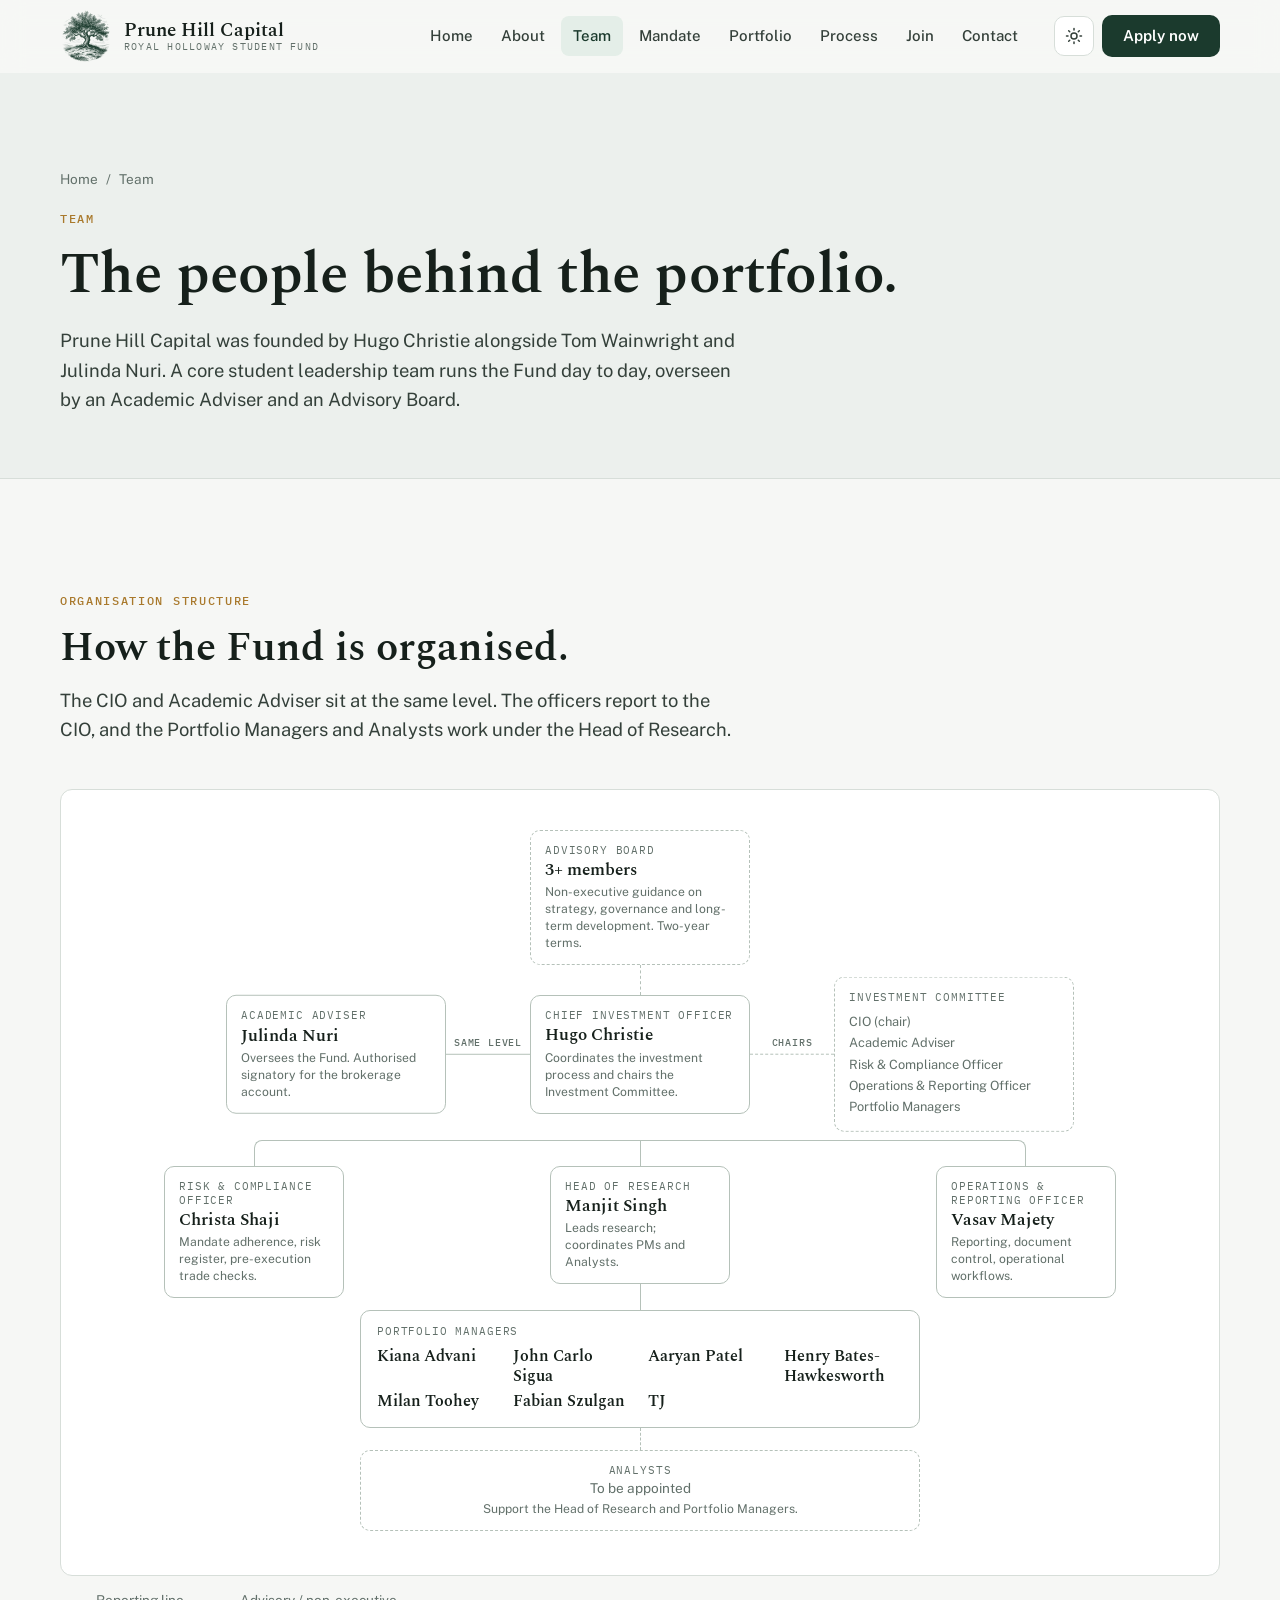
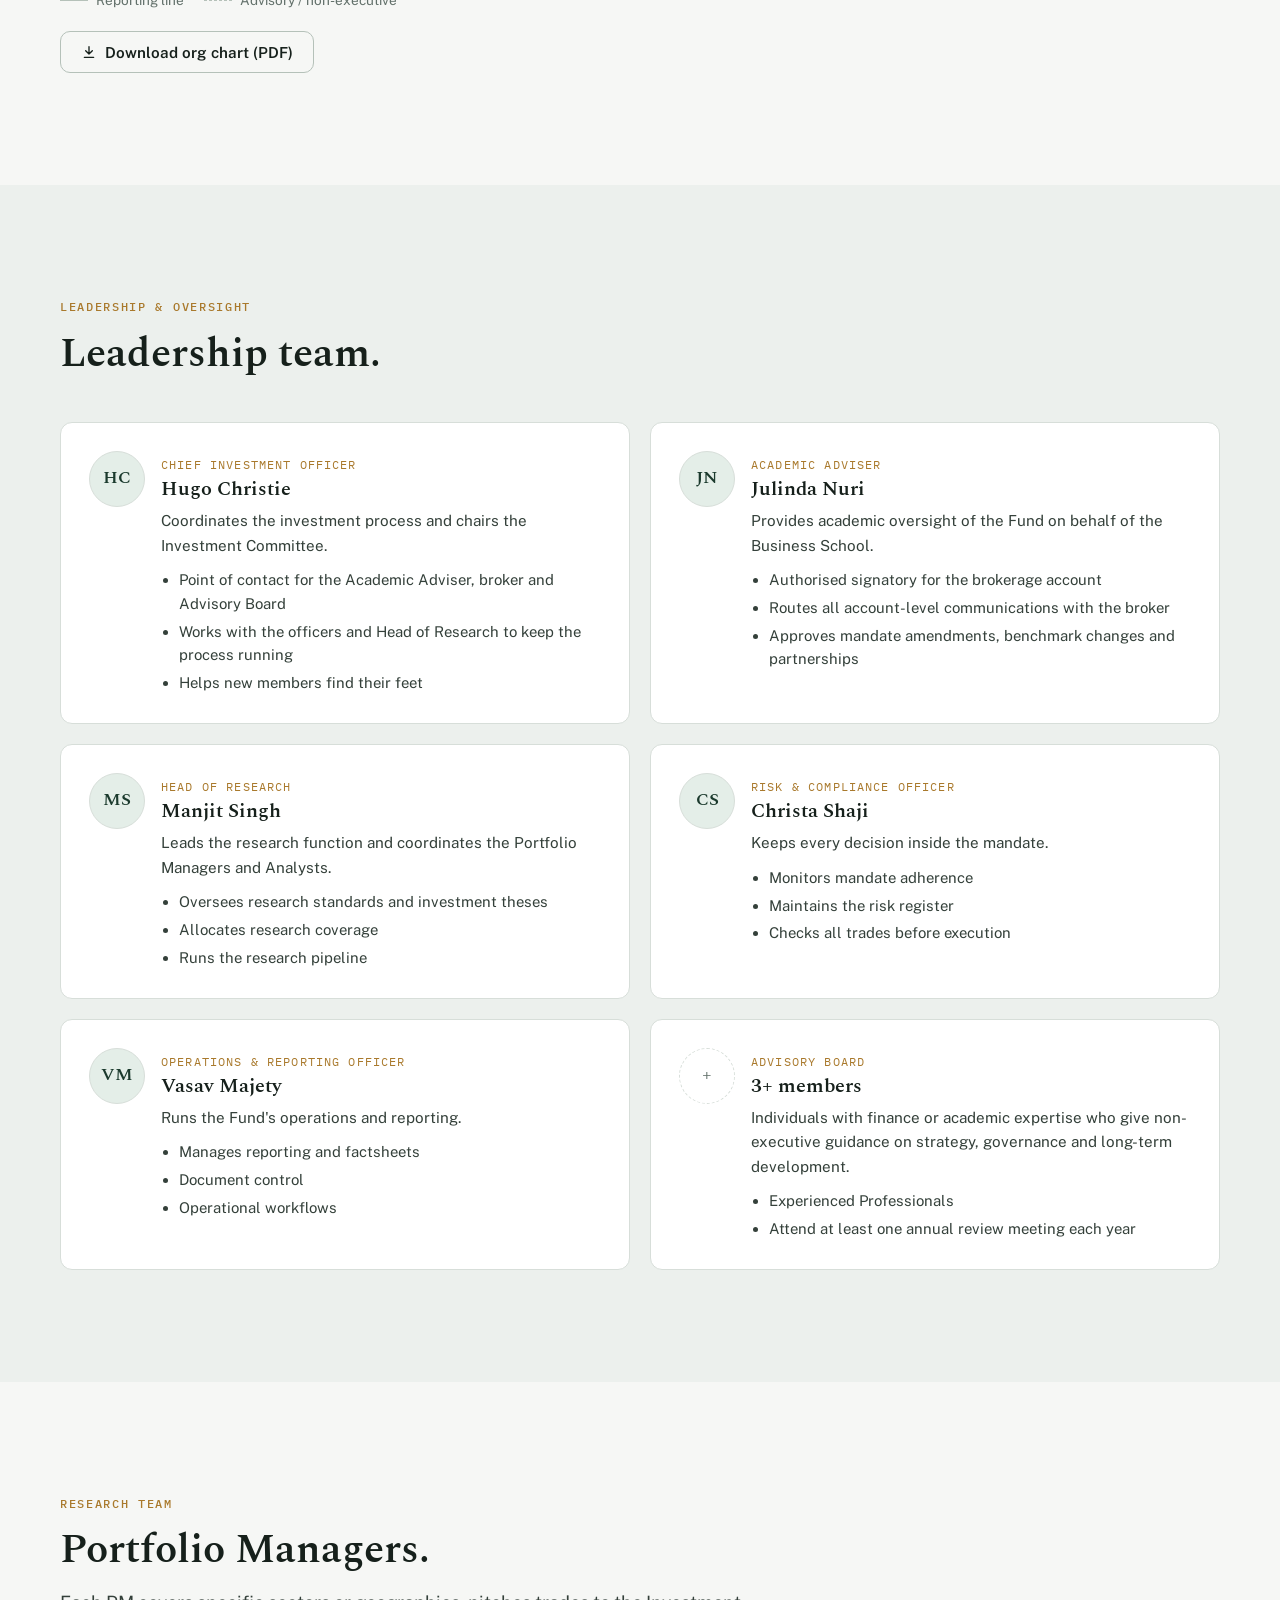
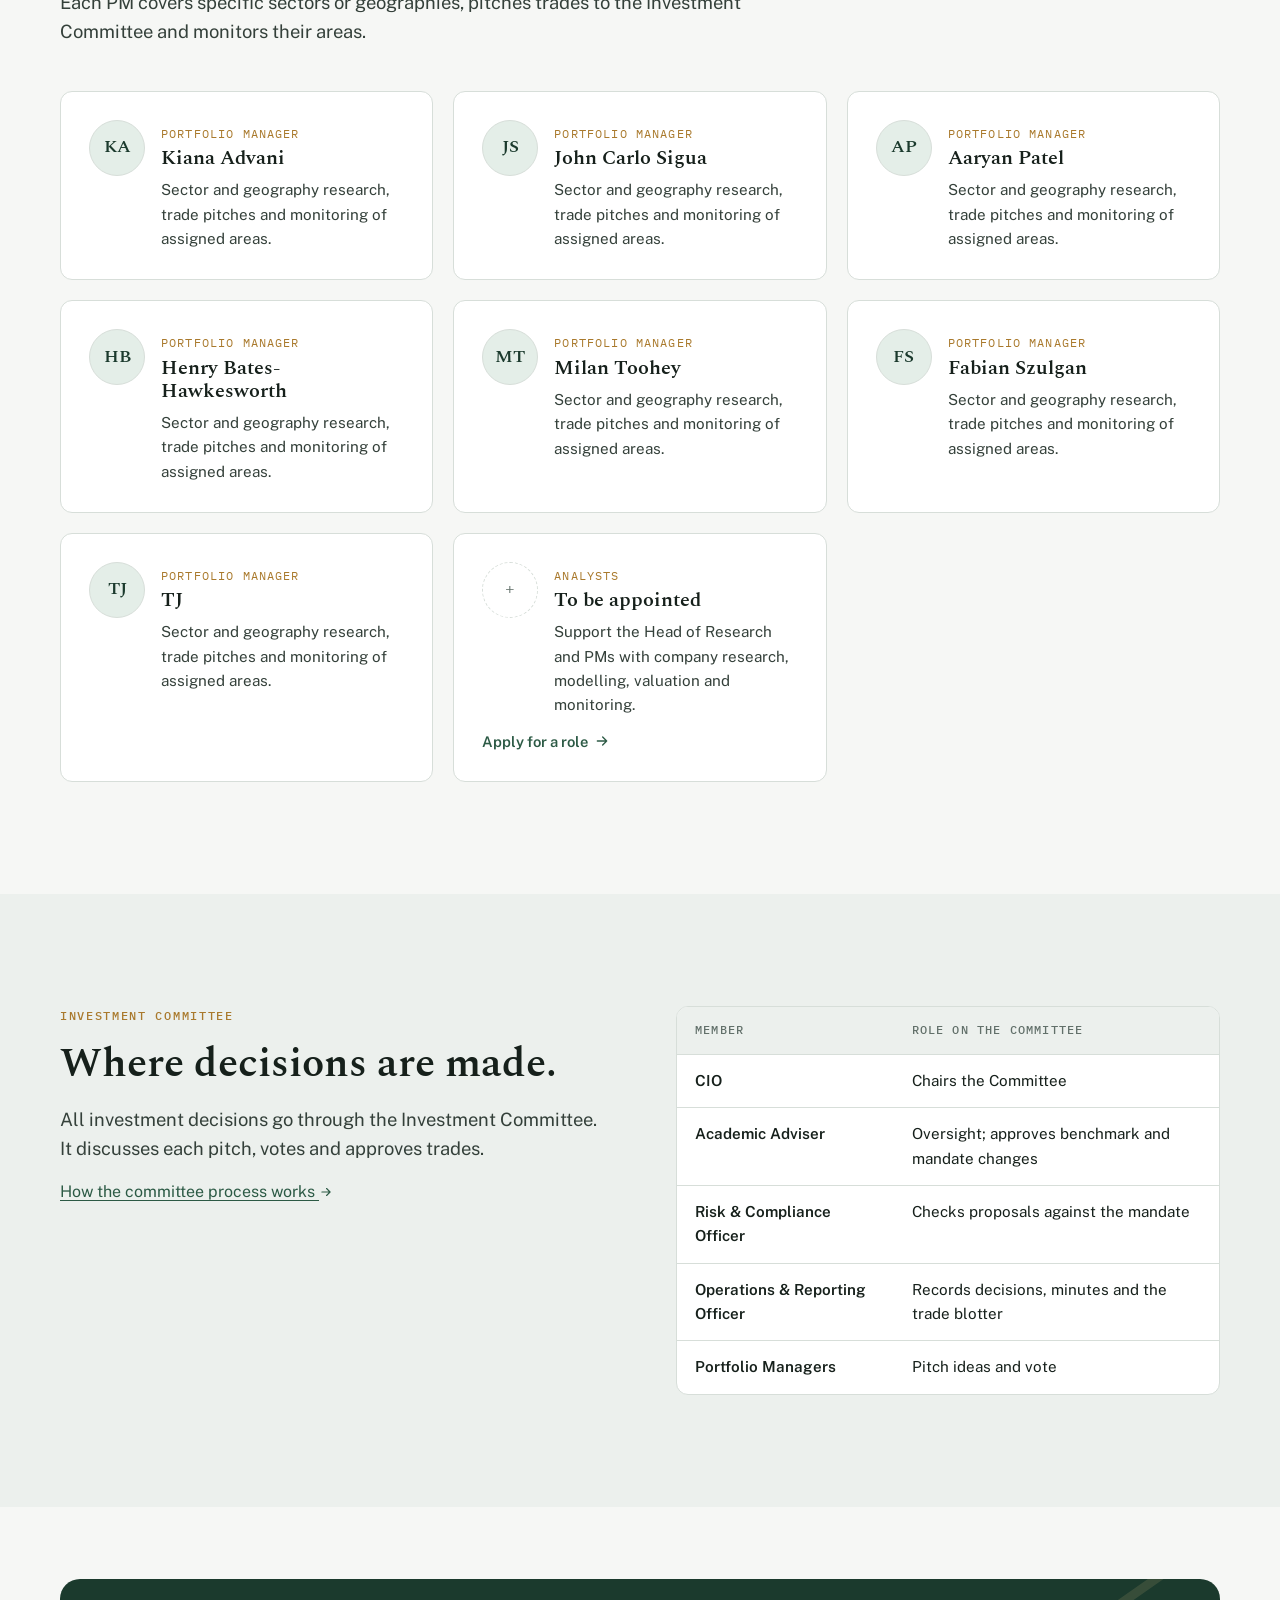
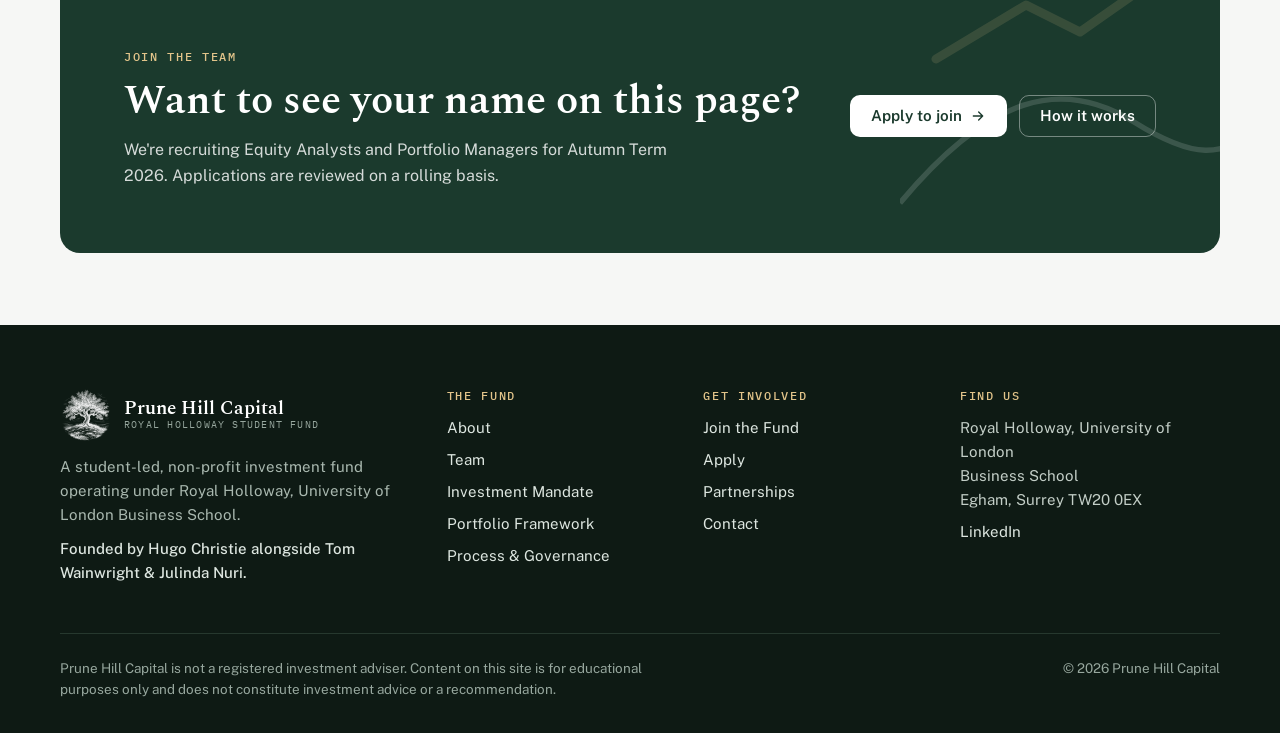
<file: team.html>
<!DOCTYPE html>
<html lang="en-GB" data-theme="light">
<head>
<meta charset="utf-8">
<meta name="viewport" content="width=device-width, initial-scale=1, viewport-fit=cover">
<title>Team | Prune Hill Capital, Royal Holloway Student Fund</title>
<meta name="description" content="Prune Hill Capital's founders, organisation chart, leadership team, Portfolio Managers and Investment Committee. Founded by Hugo Christie alongside Tom Wainwright and Julinda Nuri.">
<meta property="og:title" content="Team | Prune Hill Capital, Royal Holloway Student Fund">
<meta property="og:description" content="Prune Hill Capital's founders, organisation chart, leadership team, Portfolio Managers and Investment Committee. Founded by Hugo Christie alongside Tom Wainwright and Julinda Nuri.">
<meta property="og:type" content="website">
<link rel="canonical" href="https://prunehillcapital.com/team">
<meta property="og:url" content="https://prunehillcapital.com/team">
<meta property="og:site_name" content="Prune Hill Capital">
<meta property="og:locale" content="en_GB">
<meta property="og:image" content="https://prunehillcapital.com/assets/img/og-image.png">
<meta property="og:image:width" content="1200">
<meta property="og:image:height" content="630">
<meta property="og:image:alt" content="Prune Hill Capital, Royal Holloway student investment fund: Learn investing by doing it.">
<meta name="twitter:card" content="summary_large_image">
<meta name="twitter:title" content="Team | Prune Hill Capital, Royal Holloway Student Fund">
<meta name="twitter:description" content="Prune Hill Capital&#x27;s founders, organisation chart, leadership team, Portfolio Managers and Investment Committee. Founded by Hugo Christie alongside Tom Wainwright and Julinda Nuri.">
<meta name="twitter:image" content="https://prunehillcapital.com/assets/img/og-image.png">
<script type="application/ld+json">
{
  "@context": "https://schema.org",
  "@graph": [
    {
      "@type": "BreadcrumbList",
      "itemListElement": [
        {
          "@type": "ListItem",
          "position": 1,
          "name": "Home",
          "item": "https://prunehillcapital.com/"
        },
        {
          "@type": "ListItem",
          "position": 2,
          "name": "Team",
          "item": "https://prunehillcapital.com/team"
        }
      ]
    },
    {
      "@type": "WebPage",
      "@id": "https://prunehillcapital.com/team",
      "url": "https://prunehillcapital.com/team",
      "name": "Team | Prune Hill Capital, Royal Holloway Student Fund",
      "description": "Prune Hill Capital's founders, organisation chart, leadership team, Portfolio Managers and Investment Committee. Founded by Hugo Christie alongside Tom Wainwright and Julinda Nuri.",
      "isPartOf": {
        "@id": "https://prunehillcapital.com/#website"
      },
      "about": {
        "@id": "https://prunehillcapital.com/#organization"
      },
      "inLanguage": "en-GB"
    }
  ]
}
</script>
<meta name="theme-color" content="#1B3A2D">
<link rel="apple-touch-icon" href="assets/img/apple-touch-icon.png">
<link rel="icon" href="assets/img/favicon-32.png" sizes="32x32" type="image/png">
<link rel="icon" href="assets/img/favicon-96.png" sizes="96x96" type="image/png">
<link rel="icon" href="assets/img/favicon-192.png" sizes="192x192" type="image/png">
<link rel="shortcut icon" href="/favicon.ico">
<link rel="preconnect" href="https://fonts.googleapis.com">
<link rel="preconnect" href="https://fonts.gstatic.com" crossorigin>
<link rel="stylesheet" href="https://fonts.googleapis.com/css2?family=Spectral:ital,wght@0,500;0,600;1,500&family=Public+Sans:wght@400;500;600;700&family=IBM+Plex+Mono:wght@500&display=swap">
<link rel="stylesheet" href="assets/css/styles.css?v=20261127a">
<script>
  (function () {
    var t = null;
    try { t = localStorage.getItem("phc-theme"); } catch (e) {}
    if (t !== "dark") t = "light"; // Light by default; dark only if the visitor chose it
    document.documentElement.setAttribute("data-theme", t);
  })();
</script>
</head>
<body>
<a class="skip" href="#main">Skip to content</a>
<header class="site-header">
  <div class="container nav">
    <a class="brand" href="/" aria-label="Prune Hill Capital home">
      <img class="logo" src="assets/img/logo.png" alt="" width="52" height="52">
      <span class="brand-text"><span class="brand-name">Prune Hill Capital</span><span class="brand-sub">Royal Holloway Student Fund</span></span>
    </a>
    <nav aria-label="Main">
      <ul class="nav-links" id="nav-links">
        <li><a href="/">Home</a></li>
        <li><a href="/about">About</a></li>
        <li><a href="/team" aria-current="page">Team</a></li>
        <li><a href="/mandate">Mandate</a></li>
        <li><a href="/portfolio">Portfolio</a></li>
        <li><a href="/process">Process</a></li>
        <li><a href="/programme">Join</a></li>
        <li><a href="/contact">Contact</a></li>
      </ul>
    </nav>
    <div class="nav-actions">
      <button class="icon-btn theme-btn" type="button" aria-label="Switch colour theme">
        <svg class="sun" viewBox="0 0 24 24" fill="none" stroke="currentColor" stroke-width="2" stroke-linecap="round"><circle cx="12" cy="12" r="4"/><path d="M12 2v2M12 20v2M4.9 4.9l1.4 1.4M17.7 17.7l1.4 1.4M2 12h2M20 12h2M4.9 19.1l1.4-1.4M17.7 6.3l1.4-1.4"/></svg>
        <svg class="moon" viewBox="0 0 24 24" fill="none" stroke="currentColor" stroke-width="2" stroke-linejoin="round"><path d="M20 14.5A8 8 0 019.5 4 8 8 0 1020 14.5z"/></svg>
      </button>
      <a class="btn btn-primary" href="/programme#apply">Apply now</a>
      <button class="icon-btn menu-btn" type="button" aria-label="Open menu" aria-controls="nav-links" aria-expanded="false">
        <svg viewBox="0 0 24 24" fill="none" stroke="currentColor" stroke-width="2" stroke-linecap="round"><path d="M4 7h16M4 12h16M4 17h16"/></svg>
      </button>
    </div>
  </div>
</header>
<main id="main">
<section class="page-hero">
  <div class="container">
    <nav class="crumbs" aria-label="Breadcrumb"><a href="/">Home</a><span aria-hidden="true">/</span><span>Team</span></nav>
    <span class="eyebrow">Team</span>
    <h1>The people behind the portfolio.</h1>
    <p class="lead">Prune Hill Capital was founded by Hugo Christie alongside Tom Wainwright and Julinda Nuri. A core student leadership team runs the Fund day to day, overseen by an Academic Adviser and an Advisory Board.</p>
  </div>
</section>

<section class="section">
  <div class="container">
    <div class="section-head"><span class="eyebrow">Organisation structure</span><h2>How the Fund is organised.</h2><p class="lead">The CIO and Academic Adviser sit at the same level. The officers report to the CIO, and the Portfolio Managers and Analysts work under the Head of Research.</p></div>
    <div class="reveal"><div class="org-scroll">
  <div class="org">
    <div class="ocard dash w">
      <span class="r">Advisory Board</span>
      <span class="n">3+ members</span>
      <span class="d">Non-executive guidance on strategy, governance and long-term development. Two-year terms.</span>
    </div>
    <div class="ovdash" aria-hidden="true"></div>
    <ul class="otree">
      <li>
        <div class="opeer">
          <div class="oside l">
            <div class="ocard w">
              <span class="r">Academic Adviser</span>
              <span class="n">Julinda Nuri</span>
              <span class="d">Oversees the Fund. Authorised signatory for the brokerage account.</span>
            </div>
            <div class="olink"><b>Same level</b></div>
          </div>
          <div class="ocard w">
            <span class="r">Chief Investment Officer</span>
            <span class="n">Hugo Christie</span>
            <span class="d">Coordinates the investment process and chairs the Investment Committee.</span>
          </div>
          <div class="oside r">
            <div class="olink dash"><b>Chairs</b></div>
            <div class="ocard dash ocomm">
              <span class="r">Investment Committee</span>
              <div class="members"><span>CIO (chair)</span><span>Academic Adviser</span><span>Risk &amp; Compliance Officer</span><span>Operations &amp; Reporting Officer</span><span>Portfolio Managers</span></div>
            </div>
          </div>
        </div>
        <ul class="officers">
          <li><div class="ocard w"><span class="r">Risk &amp; Compliance Officer</span><span class="n">Christa Shaji</span><span class="d">Mandate adherence, risk register, pre-execution trade checks.</span></div></li>
          <li>
            <div class="ocard w"><span class="r">Head of Research</span><span class="n">Manjit Singh</span><span class="d">Leads research; coordinates PMs and Analysts.</span></div>
            <ul>
              <li><div class="ocard ogroup"><span class="r">Portfolio Managers</span><div class="pm-names"><span>Kiana Advani</span><span>John Carlo Sigua</span><span>Aaryan Patel</span><span>Henry Bates-Hawkesworth</span><span>Milan Toohey</span><span>Fabian Szulgan</span><span>TJ</span></div></div></li>
            </ul>
            <div class="ovdash s" aria-hidden="true"></div>
            <div class="ocard dash analysts"><span class="r">Analysts</span><span class="n" style="font-family:var(--f-body);font-weight:400;font-size:.85rem;color:var(--muted)">To be appointed</span><span class="d">Support the Head of Research and Portfolio Managers.</span></div>
          </li>
          <li><div class="ocard w"><span class="r">Operations &amp; Reporting Officer</span><span class="n">Vasav Majety</span><span class="d">Reporting, document control, operational workflows.</span></div></li>
        </ul>
      </li>
    </ul>
  </div>
</div>
<div class="org-legend"><span><i></i>Reporting line</span><span><i class="dash"></i>Advisory / non-executive</span></div>
<p class="scroll-hint">Scroll sideways to see the full chart.</p></div>
    <p style="margin-top:20px"><a class="btn btn-ghost" href="assets/docs/Prune_Hill_Org_Chart.pdf" target="_blank" rel="noopener"><svg viewBox="0 0 24 24" fill="none" stroke="currentColor" stroke-width="2" stroke-linecap="round" stroke-linejoin="round"><path d="M12 4v11M7 10l5 5 5-5M5 20h14"/></svg> Download org chart (PDF)</a></p>
  </div>
</section>

<section class="section alt">
  <div class="container">
    <div class="section-head"><span class="eyebrow">Leadership &amp; oversight</span><h2>Leadership team.</h2></div>
    <div class="grid grid-2">
      <div class="card reveal"><div class="person"><span class="avatar ">HC</span><div><span class="role">Chief Investment Officer</span><h3>Hugo Christie</h3><p>Coordinates the investment process and chairs the Investment Committee.</p><ul><li>Point of contact for the Academic Adviser, broker and Advisory Board</li><li>Works with the officers and Head of Research to keep the process running</li><li>Helps new members find their feet</li></ul></div></div></div>
      <div class="card reveal"><div class="person"><span class="avatar ">JN</span><div><span class="role">Academic Adviser</span><h3>Julinda Nuri</h3><p>Provides academic oversight of the Fund on behalf of the Business School.</p><ul><li>Authorised signatory for the brokerage account</li><li>Routes all account-level communications with the broker</li><li>Approves mandate amendments, benchmark changes and partnerships</li></ul></div></div></div>
      <div class="card reveal"><div class="person"><span class="avatar ">MS</span><div><span class="role">Head of Research</span><h3>Manjit Singh</h3><p>Leads the research function and coordinates the Portfolio Managers and Analysts.</p><ul><li>Oversees research standards and investment theses</li><li>Allocates research coverage</li><li>Runs the research pipeline</li></ul></div></div></div>
      <div class="card reveal"><div class="person"><span class="avatar ">CS</span><div><span class="role">Risk &amp; Compliance Officer</span><h3>Christa Shaji</h3><p>Keeps every decision inside the mandate.</p><ul><li>Monitors mandate adherence</li><li>Maintains the risk register</li><li>Checks all trades before execution</li></ul></div></div></div>
      <div class="card reveal"><div class="person"><span class="avatar ">VM</span><div><span class="role">Operations &amp; Reporting Officer</span><h3>Vasav Majety</h3><p>Runs the Fund's operations and reporting.</p><ul><li>Manages reporting and factsheets</li><li>Document control</li><li>Operational workflows</li></ul></div></div></div>
      <div class="card reveal"><div class="person"><span class="avatar open">+</span><div><span class="role">Advisory Board</span><h3>3+ members</h3><p>Individuals with finance or academic expertise who give non-executive guidance on strategy, governance and long-term development.</p><ul><li>Experienced Professionals</li><li>Attend at least one annual review meeting each year</li></ul></div></div></div>
    </div>
  </div>
</section>

<section class="section">
  <div class="container">
    <div class="section-head"><span class="eyebrow">Research team</span><h2>Portfolio Managers.</h2><p class="lead">Each PM covers specific sectors or geographies, pitches trades to the Investment Committee and monitors their areas.</p></div>
    <div class="grid grid-3">
      <div class="card reveal"><div class="person"><span class="avatar">KA</span><div><span class="role">Portfolio Manager</span><h3>Kiana Advani</h3><p>Sector and geography research, trade pitches and monitoring of assigned areas.</p></div></div></div><div class="card reveal"><div class="person"><span class="avatar">JS</span><div><span class="role">Portfolio Manager</span><h3>John Carlo Sigua</h3><p>Sector and geography research, trade pitches and monitoring of assigned areas.</p></div></div></div><div class="card reveal"><div class="person"><span class="avatar">AP</span><div><span class="role">Portfolio Manager</span><h3>Aaryan Patel</h3><p>Sector and geography research, trade pitches and monitoring of assigned areas.</p></div></div></div><div class="card reveal"><div class="person"><span class="avatar">HB</span><div><span class="role">Portfolio Manager</span><h3>Henry Bates-Hawkesworth</h3><p>Sector and geography research, trade pitches and monitoring of assigned areas.</p></div></div></div><div class="card reveal"><div class="person"><span class="avatar">MT</span><div><span class="role">Portfolio Manager</span><h3>Milan Toohey</h3><p>Sector and geography research, trade pitches and monitoring of assigned areas.</p></div></div></div><div class="card reveal"><div class="person"><span class="avatar">FS</span><div><span class="role">Portfolio Manager</span><h3>Fabian Szulgan</h3><p>Sector and geography research, trade pitches and monitoring of assigned areas.</p></div></div></div><div class="card reveal"><div class="person"><span class="avatar">TJ</span><div><span class="role">Portfolio Manager</span><h3>TJ</h3><p>Sector and geography research, trade pitches and monitoring of assigned areas.</p></div></div></div>
      <a class="card card-link reveal" href="/programme#apply"><div class="person"><span class="avatar open">+</span><div><span class="role">Analysts</span><h3>To be appointed</h3><p>Support the Head of Research and PMs with company research, modelling, valuation and monitoring.</p></div></div><span class="more">Apply for a role <svg style="width:16px;height:16px" viewBox="0 0 24 24" fill="none" stroke="currentColor" stroke-width="2" stroke-linecap="round" stroke-linejoin="round"><path d="M5 12h14M13 6l6 6-6 6"/></svg></span></a>
    </div>
  </div>
</section>

<section class="section alt">
  <div class="container split top">
    <div class="stack reveal">
      <span class="eyebrow">Investment Committee</span>
      <h2>Where decisions are made.</h2>
      <p class="lead">All investment decisions go through the Investment Committee. It discusses each pitch, votes and approves trades.</p>
      <p><a href="/process">How the committee process works <svg style="display:inline;width:14px;height:14px;vertical-align:-2px" viewBox="0 0 24 24" fill="none" stroke="currentColor" stroke-width="2" stroke-linecap="round" stroke-linejoin="round"><path d="M5 12h14M13 6l6 6-6 6"/></svg></a></p>
    </div>
    <div class="table-wrap reveal">
      <table>
        <thead><tr><th>Member</th><th>Role on the Committee</th></tr></thead>
        <tbody>
          <tr><td><strong>CIO</strong></td><td>Chairs the Committee</td></tr>
          <tr><td><strong>Academic Adviser</strong></td><td>Oversight; approves benchmark and mandate changes</td></tr>
          <tr><td><strong>Risk &amp; Compliance Officer</strong></td><td>Checks proposals against the mandate</td></tr>
          <tr><td><strong>Operations &amp; Reporting Officer</strong></td><td>Records decisions, minutes and the trade blotter</td></tr>
          <tr><td><strong>Portfolio Managers</strong></td><td>Pitch ideas and vote</td></tr>
        </tbody>
      </table>
    </div>
  </div>
</section>
<section class="section tight">
  <div class="container">
    <div class="cta-band reveal">
      <svg class="deco" viewBox="0 0 200 200" aria-hidden="true"><path d="M0 150 C 50 90, 90 80, 130 105 S 180 120, 200 110" stroke="#fff" stroke-width="3" fill="none"/><path d="M20 70 L70 40 L100 55 L150 20" stroke="#E2C48A" stroke-width="5" fill="none" stroke-linecap="round" stroke-linejoin="round"/></svg>
      <div>
        <span class="eyebrow">Join the team</span>
        <h2 style="margin-top:10px">Want to see your name on this page?</h2>
        <p>We're recruiting Equity Analysts and Portfolio Managers for Autumn Term 2026. Applications are reviewed on a rolling basis.</p>
      </div>
      <div class="btn-row">
        <a class="btn btn-light" href="/programme#apply">Apply to join <svg viewBox="0 0 24 24" fill="none" stroke="currentColor" stroke-width="2" stroke-linecap="round" stroke-linejoin="round"><path d="M5 12h14M13 6l6 6-6 6"/></svg></a>
        <a class="btn btn-outline-light" href="/programme">How it works</a>
      </div>
    </div>
  </div>
</section>
</main>
<footer class="site-footer">
  <div class="container">
    <div class="footer-grid">
      <div class="footer-brand">
        <a class="brand" href="/">
          <img class="logo" src="assets/img/logo.png" alt="" width="52" height="52">
          <span class="brand-text"><span class="brand-name">Prune Hill Capital</span><span class="brand-sub">Royal Holloway Student Fund</span></span>
        </a>
        <p>A student-led, non-profit investment fund operating under Royal Holloway, University of London Business School.</p>
        <p class="founded">Founded by Hugo Christie alongside Tom Wainwright &amp; Julinda Nuri.</p>
      </div>
      <div>
        <h4>The Fund</h4>
        <ul>
          <li><a href="/about">About</a></li>
          <li><a href="/team">Team</a></li>
          <li><a href="/mandate">Investment Mandate</a></li>
          <li><a href="/portfolio">Portfolio Framework</a></li>
          <li><a href="/process">Process &amp; Governance</a></li>
        </ul>
      </div>
      <div>
        <h4>Get involved</h4>
        <ul>
          <li><a href="/programme">Join the Fund</a></li>
          <li><a href="/programme#apply">Apply</a></li>
          <li><a href="/about#partnerships">Partnerships</a></li>
          <li><a href="/contact">Contact</a></li>
        </ul>
      </div>
      <div>
        <h4>Find us</h4>
        <ul>
          <li>Royal Holloway, University of London<br>Business School<br>Egham, Surrey TW20 0EX</li>
          <li><a data-linkedin href="https://www.linkedin.com/company/prune-hill-capital" target="_blank" rel="noopener">LinkedIn</a></li>
        </ul>
      </div>
    </div>
    <div class="footer-bottom">
      <p>Prune Hill Capital is not a registered investment adviser. Content on this site is for educational purposes only and does not constitute investment advice or a recommendation.</p>
      <p>&copy; <span data-year>2026</span> Prune Hill Capital</p>
    </div>
  </div>
</footer>
<button class="back-top" type="button" aria-label="Back to top"><svg viewBox="0 0 24 24" fill="none" stroke="currentColor" stroke-width="2.2" stroke-linecap="round" stroke-linejoin="round"><path d="M12 19V5M6 11l6-6 6 6"/></svg></button>
<script src="assets/js/config.js?v=20261127a"></script>
<script src="assets/js/main.js?v=20261127a"></script>
</body>
</html>
</file>
<file: assets/css/styles.css>
/* =========================================================
   Prune Hill Capital - site stylesheet
   Layout: fixed header, full-width bands, 1200px content column.
   ========================================================= */

:root {
  --bg: #F6F7F5;
  --bg-alt: #ECF0ED;
  --surface: #FFFFFF;
  --ink: #16201B;
  --ink-2: #34403A;
  --muted: #62706A;
  --line: #D7DED9;
  --line-strong: #B5C1B9;
  --brand: #1B3A2D;
  --brand-2: #2C5A45;
  --brand-soft: #E4EEE8;
  --gold: #A9792C;
  --gold-soft: #F6EBD6;
  --rhul-orange: #EB641E; /* Royal Holloway "Brick Orange" (Pantone 166C) */
  --on-brand: #FFFFFF;
  --ok: #2E7D5B;
  --ok-soft: #E3F2EA;
  --warn: #A66A00;
  --warn-soft: #FBF0D9;
  --bad: #B23A3A;
  --bad-soft: #F8E3E3;

  --f-display: "Spectral", Georgia, "Times New Roman", serif;
  --f-body: "Public Sans", system-ui, -apple-system, "Segoe UI", Roboto, sans-serif;
  --f-mono: "IBM Plex Mono", ui-monospace, Menlo, Consolas, monospace;

  --radius: 12px;
  --radius-sm: 8px;
  --shadow: 0 1px 2px rgba(16, 28, 22, .04), 0 8px 24px rgba(16, 28, 22, .06);
  --max: 1200px;
  --header-h: 72px;
}

:root[data-theme="dark"] {
  --bg: #0F1412;
  --bg-alt: #141B17;
  --surface: #18211C;
  --ink: #E9EFEB;
  --ink-2: #CBD5CF;
  --muted: #98A69E;
  --line: #26322B;
  --line-strong: #3A4A41;
  --brand: #9CC9B0;
  --brand-2: #B7DCC6;
  --brand-soft: #1C2A23;
  --gold: #D9B26A;
  --gold-soft: #2E2618;
  --on-brand: #0F1412;
  --ok: #6CC79C;
  --ok-soft: #16271F;
  --warn: #E3B04B;
  --warn-soft: #2C2414;
  --bad: #EC8A8A;
  --bad-soft: #2E1818;
  --shadow: 0 1px 2px rgba(0, 0, 0, .3), 0 8px 24px rgba(0, 0, 0, .25);
  color-scheme: dark;
}

*, *::before, *::after { box-sizing: border-box; }
html { scroll-behavior: smooth; scroll-padding-top: calc(var(--header-h) + 16px); }
body {
  margin: 0;
  background: var(--bg);
  color: var(--ink);
  font-family: var(--f-body);
  font-size: 16px;
  line-height: 1.6;
  -webkit-font-smoothing: antialiased;
}
img, svg { max-width: 100%; display: block; }
a { color: var(--brand-2); text-underline-offset: 3px; }
a:hover { color: var(--brand); }
:focus-visible { outline: 2px solid var(--gold); outline-offset: 3px; border-radius: 4px; }
::selection { background: var(--brand); color: var(--on-brand); }

h1, h2, h3, h4 { font-family: var(--f-display); font-weight: 600; line-height: 1.15; margin: 0; text-wrap: balance; color: var(--ink); }
h1 { font-size: clamp(2.4rem, 5.2vw, 4.2rem); letter-spacing: -.01em; }
h2 { font-size: clamp(1.8rem, 3.2vw, 2.6rem); }
h3 { font-size: 1.35rem; }
h4 { font-size: 1.1rem; }
p { margin: 0; }
.lead { font-size: 1.15rem; color: var(--ink-2); max-width: 62ch; }
.muted { color: var(--muted); }
.mono { font-family: var(--f-mono); }
.num { font-variant-numeric: tabular-nums; }

.eyebrow {
  font-family: var(--f-mono);
  font-size: .75rem;
  font-weight: 500;
  letter-spacing: .14em;
  text-transform: uppercase;
  color: var(--gold);
}
.eyebrow-rhul { color: var(--rhul-orange); font-weight: 700; }

.container {
  width: 100%;
  max-width: var(--max);
  margin: 0 auto;
  padding-left: max(20px, env(safe-area-inset-left, 0px));
  padding-right: max(20px, env(safe-area-inset-right, 0px));
}
.section { padding-block: clamp(64px, 9vw, 112px); }
.section.tight { padding-block: clamp(40px, 6vw, 72px); }
.section.alt { background: var(--bg-alt); }
.section-head { display: grid; gap: 14px; margin-bottom: 44px; max-width: 760px; }
.section-head.center { margin-inline: auto; text-align: center; justify-items: center; }
.stack { display: grid; gap: 16px; }

/* ---------- Skip link ---------- */
.skip { position: absolute; left: -999px; top: 8px; background: var(--brand); color: var(--on-brand); padding: 8px 14px; border-radius: 8px; z-index: 100; }
.skip:focus { left: 12px; }

/* ---------- Header ---------- */
.site-header {
  position: sticky; top: 0; z-index: 50;
  background: color-mix(in srgb, var(--bg) 88%, transparent);
  backdrop-filter: saturate(1.4) blur(12px);
  -webkit-backdrop-filter: saturate(1.4) blur(12px);
  border-bottom: 1px solid transparent;
  transition: border-color .2s, background .2s;
}
.site-header.scrolled { border-bottom-color: var(--line); }
.nav { height: var(--header-h); display: flex; align-items: center; gap: 24px; }
.brand { display: flex; align-items: center; gap: 12px; text-decoration: none; color: var(--ink); margin-right: auto; }
.brand img { width: 52px; height: 52px; flex: none; }
/* Logo: pencil tree on transparent — dark green ink; recoloured to off-white on dark theme and the dark footer */
:root[data-theme="dark"] .brand img.logo,
.footer-brand .brand img.logo { filter: brightness(0) invert(.94); }
@media (max-width: 460px) { .brand img { width: 44px; height: 44px; } }
.brand-text { display: grid; line-height: 1.1; }
.brand-name { font-family: var(--f-display); font-weight: 600; font-size: 1.2rem; }
.brand-sub { font-family: var(--f-mono); font-size: .64rem; letter-spacing: .12em; text-transform: uppercase; color: var(--muted); }
.nav-links { display: flex; align-items: center; gap: 4px; list-style: none; margin: 0; padding: 0; }
.nav-links a {
  display: block; padding: 8px 12px; border-radius: 8px;
  color: var(--ink-2); text-decoration: none; font-size: .94rem; font-weight: 500;
}
.nav-links a:hover { background: var(--brand-soft); color: var(--brand); }
.nav-links a[aria-current="page"] { color: var(--brand); background: var(--brand-soft); }
.nav-actions { display: flex; align-items: center; gap: 8px; }
.icon-btn {
  width: 40px; height: 40px; display: grid; place-items: center;
  border: 1px solid var(--line); border-radius: 10px; background: var(--surface);
  color: var(--ink-2); cursor: pointer;
}
.icon-btn:hover { border-color: var(--line-strong); color: var(--brand); }
.icon-btn svg { width: 18px; height: 18px; }
.menu-btn { display: none; }
.theme-btn .moon { display: none; }
:root[data-theme="dark"] .theme-btn .sun { display: none; }
:root[data-theme="dark"] .theme-btn .moon { display: block; }

@media (max-width: 1040px) {
  .menu-btn { display: grid; }
  .nav-links {
    position: fixed; inset: var(--header-h) 0 auto 0;
    flex-direction: column; align-items: stretch; gap: 2px;
    background: var(--bg); border-bottom: 1px solid var(--line);
    padding: 12px max(20px, env(safe-area-inset-right, 0px)) 20px max(20px, env(safe-area-inset-left, 0px));
    box-shadow: var(--shadow);
    display: none;
  }
  .nav-links.open { display: flex; }
  .nav-links a { padding: 12px 14px; font-size: 1rem; }
  .nav-actions .btn { display: none; }
}

/* ---------- Buttons ---------- */
.btn {
  display: inline-flex; align-items: center; justify-content: center; gap: 8px;
  padding: 12px 20px; border-radius: 10px; border: 1px solid transparent;
  font: 600 .95rem/1 var(--f-body); text-decoration: none; cursor: pointer;
  transition: transform .15s, background .15s, border-color .15s, color .15s;
}
.btn:active { transform: translateY(1px); }
.btn-primary { background: var(--brand); color: var(--on-brand); }
.btn-primary:hover { background: var(--brand-2); color: var(--on-brand); }
.btn-ghost { background: transparent; color: var(--ink); border-color: var(--line-strong); }
.btn-ghost:hover { border-color: var(--brand); color: var(--brand); }
.btn-light { background: #fff; color: #1B3A2D; }
.btn-light:hover { background: #E4EEE8; color: #1B3A2D; }
.btn-outline-light { border-color: rgba(255,255,255,.4); color: #fff; background: transparent; }
.btn-outline-light:hover { border-color: #fff; color: #fff; }
.btn svg { width: 16px; height: 16px; }
.btn-row { display: flex; flex-wrap: wrap; gap: 12px; }

/* ---------- Hero ---------- */
.hero { position: relative; overflow: hidden; padding-block: clamp(64px, 10vw, 128px) clamp(56px, 8vw, 96px); }
.hero-grid { display: grid; grid-template-columns: 1.15fr .85fr; gap: clamp(32px, 6vw, 72px); align-items: center; }
.hero h1 em { font-style: italic; color: var(--brand-2); }
.hero .lead { margin-top: 20px; }
.hero .btn-row { margin-top: 32px; }
.hero-badges { display: flex; flex-wrap: wrap; gap: 8px; margin-top: 28px; }
.badge {
  display: inline-flex; align-items: center; gap: 6px;
  padding: 6px 12px; border-radius: 999px; border: 1px solid var(--line);
  background: var(--surface); font-size: .82rem; color: var(--ink-2);
}
.badge .dot { width: 7px; height: 7px; border-radius: 50%; background: var(--ok); }
.hero-art { position: relative; }
.hero-card {
  background: var(--surface); border: 1px solid var(--line); border-radius: 18px;
  box-shadow: var(--shadow); padding: 24px;
}
.hero-card + .hero-card { margin-top: 16px; }
.hero-card-head { display: flex; justify-content: space-between; align-items: baseline; margin-bottom: 16px; gap: 12px; }
.hero-card-head h3 { font-size: 1.05rem; }
.hero-contour { position: absolute; inset: 0; pointer-events: none; opacity: .5; }
.hero-contour path { fill: none; stroke: var(--line); stroke-width: 1; }
@media (max-width: 900px) { .hero-grid { grid-template-columns: 1fr; } }

/* ---------- Page header (inner pages) ---------- */
.page-hero { padding-block: clamp(56px, 8vw, 96px) clamp(40px, 6vw, 64px); border-bottom: 1px solid var(--line); background: var(--bg-alt); }
.page-hero .eyebrow { display: block; margin-bottom: 14px; }
.page-hero h1 { font-size: clamp(2.2rem, 4.6vw, 3.6rem); }
.page-hero .lead { margin-top: 18px; }
.crumbs { display: flex; gap: 8px; font-size: .85rem; color: var(--muted); margin-bottom: 18px; flex-wrap: wrap; }
.crumbs a { color: var(--muted); text-decoration: none; }
.crumbs a:hover { color: var(--brand); }

/* ---------- Grids & cards ---------- */
.grid { display: grid; gap: 20px; }
.grid-2 { grid-template-columns: repeat(2, minmax(0, 1fr)); }
.grid-3 { grid-template-columns: repeat(3, minmax(0, 1fr)); }
.grid-4 { grid-template-columns: repeat(4, minmax(0, 1fr)); }
@media (max-width: 960px) { .grid-3, .grid-4 { grid-template-columns: repeat(2, minmax(0, 1fr)); } }
@media (max-width: 640px) { .grid-2, .grid-3, .grid-4 { grid-template-columns: 1fr; } }

.card {
  background: var(--surface); border: 1px solid var(--line); border-radius: var(--radius);
  padding: 28px; display: flex; flex-direction: column; gap: 12px; min-width: 0;
}
.card h3 { font-size: 1.25rem; }
.card p { color: var(--ink-2); }
.card .icon {
  width: 44px; height: 44px; border-radius: 10px; display: grid; place-items: center;
  background: var(--brand-soft); color: var(--brand);
}
.card .icon svg { width: 22px; height: 22px; }
.card-link { text-decoration: none; color: inherit; transition: border-color .15s, transform .15s, box-shadow .15s; }
.card-link:hover { border-color: var(--brand); transform: translateY(-2px); box-shadow: var(--shadow); color: inherit; }
.card .more { margin-top: auto; font-weight: 600; font-size: .92rem; color: var(--brand-2); display: inline-flex; gap: 6px; align-items: center; }

/* Stats strip */
.stats { display: grid; grid-template-columns: repeat(4, minmax(0, 1fr)); border: 1px solid var(--line); border-radius: var(--radius); background: var(--surface); overflow: hidden; }
.stat { padding: 24px 24px 22px; border-right: 1px solid var(--line); display: grid; gap: 6px; align-content: start; }
.stat:last-child { border-right: 0; }
.stat .value { font-family: var(--f-display); font-size: 2rem; font-weight: 600; color: var(--brand); line-height: 1.1; font-variant-numeric: tabular-nums; }
.stat .label { font-size: .9rem; color: var(--muted); }
@media (max-width: 860px) {
  .stats { grid-template-columns: repeat(2, minmax(0, 1fr)); }
  .stat:nth-child(2) { border-right: 0; }
  .stat:nth-child(-n+2) { border-bottom: 1px solid var(--line); }
}
@media (max-width: 460px) {
  .stats { grid-template-columns: 1fr; }
  .stat { border-right: 0; border-bottom: 1px solid var(--line); }
  .stat:last-child { border-bottom: 0; }
}

/* Split layout */
.split { display: grid; grid-template-columns: 1fr 1fr; gap: clamp(32px, 6vw, 72px); align-items: center; }
.split.top { align-items: start; }
@media (max-width: 900px) { .split { grid-template-columns: 1fr; } }

/* Check lists */
.checklist, .crosslist { list-style: none; padding: 0; margin: 0; display: grid; gap: 10px; }
.checklist li, .crosslist li { display: grid; grid-template-columns: 22px 1fr; gap: 10px; align-items: start; color: var(--ink-2); }
.checklist li::before, .crosslist li::before {
  content: ""; width: 20px; height: 20px; margin-top: 3px; border-radius: 50%;
  background-repeat: no-repeat; background-position: center; background-size: 12px;
}
.checklist li::before { background-color: var(--ok-soft); background-image: url("data:image/svg+xml,%3Csvg xmlns='http://www.w3.org/2000/svg' viewBox='0 0 24 24' fill='none' stroke='%232E7D5B' stroke-width='3.5' stroke-linecap='round' stroke-linejoin='round'%3E%3Cpath d='M5 12l5 5L20 7'/%3E%3C/svg%3E"); }
.crosslist li::before { background-color: var(--bad-soft); background-image: url("data:image/svg+xml,%3Csvg xmlns='http://www.w3.org/2000/svg' viewBox='0 0 24 24' fill='none' stroke='%23B23A3A' stroke-width='3.5' stroke-linecap='round'%3E%3Cpath d='M6 6l12 12M18 6L6 18'/%3E%3C/svg%3E"); }

/* Pills */
.pill { display: inline-flex; align-items: center; gap: 6px; padding: 3px 10px; border-radius: 999px; font-size: .78rem; font-weight: 600; letter-spacing: .02em; }
.pill-ok { background: var(--ok-soft); color: var(--ok); }
.pill-warn { background: var(--warn-soft); color: var(--warn); }
.pill-bad { background: var(--bad-soft); color: var(--bad); }
.pill-brand { background: var(--brand-soft); color: var(--brand); }
.pill-gold { background: var(--gold-soft); color: var(--gold); }

/* ---------- Range bars (allocation targets) ---------- */
.ranges { display: grid; gap: 18px; }
.range-row { display: grid; gap: 8px; }
.range-top { display: flex; justify-content: space-between; gap: 12px; font-size: .95rem; }
.range-top strong { font-weight: 600; }
.range-top span { font-family: var(--f-mono); font-size: .85rem; color: var(--muted); font-variant-numeric: tabular-nums; }
.range-track { position: relative; height: 12px; border-radius: 999px; background: var(--bg-alt); border: 1px solid var(--line); }
.range-fill { position: absolute; top: -1px; bottom: -1px; border-radius: 999px; background: linear-gradient(90deg, var(--brand-2), var(--brand)); }
.range-marker { position: absolute; top: -5px; width: 3px; height: 20px; border-radius: 2px; background: var(--gold); transform: translateX(-50%); transition: left .25s; }
.range-scale { display: flex; justify-content: space-between; font-family: var(--f-mono); font-size: .72rem; color: var(--muted); }

/* ---------- Process steps ---------- */
.steps { display: grid; grid-template-columns: repeat(5, minmax(0, 1fr)); gap: 16px; counter-reset: step; position: relative; }
.step { position: relative; background: var(--surface); border: 1px solid var(--line); border-radius: var(--radius); padding: 24px 20px; display: grid; gap: 10px; align-content: start; }
.step-num { font-family: var(--f-mono); font-size: .78rem; color: var(--gold); letter-spacing: .1em; }
.step h3 { font-size: 1.15rem; }
.step p { font-size: .93rem; color: var(--ink-2); }
.step .who { font-size: .8rem; color: var(--muted); border-top: 1px dashed var(--line); padding-top: 10px; margin-top: 4px; }
@media (max-width: 1040px) { .steps { grid-template-columns: repeat(2, minmax(0, 1fr)); } }
@media (max-width: 560px) { .steps { grid-template-columns: 1fr; } }

/* Timeline */
.timeline { list-style: none; margin: 0; padding: 0; display: grid; gap: 0; position: relative; }
.timeline li { display: grid; grid-template-columns: 140px 24px 1fr; gap: 16px; padding-bottom: 32px; }
.timeline li:last-child { padding-bottom: 0; }
.tl-label { font-family: var(--f-mono); font-size: .8rem; letter-spacing: .08em; text-transform: uppercase; color: var(--gold); padding-top: 3px; text-align: right; }
.tl-dot { position: relative; display: flex; justify-content: center; }
.tl-dot::before { content: ""; width: 12px; height: 12px; border-radius: 50%; background: var(--brand); margin-top: 6px; box-shadow: 0 0 0 4px var(--brand-soft); position: relative; z-index: 1; }
.tl-dot::after { content: ""; position: absolute; top: 18px; bottom: -38px; width: 2px; background: var(--line); }
.timeline li:last-child .tl-dot::after { display: none; }
.tl-body h3 { font-size: 1.2rem; margin-bottom: 6px; }
.tl-body p { color: var(--ink-2); }
@media (max-width: 640px) {
  .timeline li { grid-template-columns: 24px 1fr; }
  .tl-label { grid-column: 2; text-align: left; order: -1; }
  .tl-dot { grid-row: 1 / span 2; grid-column: 1; }
}

/* ---------- Tables ---------- */
.table-wrap { overflow-x: auto; border: 1px solid var(--line); border-radius: var(--radius); background: var(--surface); }
table { width: 100%; border-collapse: collapse; font-size: .95rem; }
th, td { text-align: left; vertical-align: top; padding: 14px 18px; border-bottom: 1px solid var(--line); }
tr:last-child td { border-bottom: 0; }
th { font-family: var(--f-mono); font-weight: 500; font-size: .74rem; letter-spacing: .1em; text-transform: uppercase; color: var(--muted); background: var(--bg-alt); }
td.n, th.n { font-variant-numeric: tabular-nums; white-space: nowrap; }
td strong { font-weight: 600; }

/* ---------- Org chart ---------- */
.org-scroll { overflow-x: auto; border: 1px solid var(--line); border-radius: var(--radius); background: var(--surface); }
.org { width: max-content; min-width: 100%; padding: 40px 28px 44px; display: flex; flex-direction: column; align-items: center; }
.ocard { box-sizing: border-box; width: 160px; padding: 12px 14px 13px; border: 1px solid var(--line-strong); border-radius: 10px; background: var(--surface); display: grid; gap: 3px; text-align: left; }
.ocard.w { width: 220px; }
.ocard .r { font-family: var(--f-mono); font-size: .66rem; letter-spacing: .08em; text-transform: uppercase; color: var(--muted); line-height: 1.35; }
.ocard .n { font-family: var(--f-display); font-weight: 600; font-size: 1.05rem; line-height: 1.2; }
.ocard .d { font-size: .76rem; color: var(--muted); line-height: 1.4; }
.ocard.lead { background: var(--brand); border-color: var(--brand); color: var(--on-brand); }
.ocard.lead .n { color: var(--on-brand); }
.ocard.lead .r, .ocard.lead .d { color: var(--on-brand); opacity: .8; }
.ocard.head { background: var(--brand-soft); border-color: var(--brand); }
.ocard.dash { border-style: dashed; background: transparent; }
.ocard.analysts { width: 100%; max-width: 560px; text-align: center; justify-items: center; }
.ovdash { width: 0; height: 30px; border-left: 1.5px dashed var(--line-strong); }
.ovdash.s { height: 22px; }
.opeer { position: relative; }
.oside { position: absolute; top: 50%; transform: translateY(-50%); display: flex; align-items: center; }
.oside.l { right: 100%; }
.oside.r { left: 100%; }
.olink { width: 84px; border-top: 1.5px solid var(--line-strong); position: relative; }
.olink.dash { border-top-style: dashed; }
.olink b { position: absolute; left: 50%; top: -20px; transform: translateX(-50%); font-family: var(--f-mono); font-weight: 500; font-size: .6rem; letter-spacing: .08em; text-transform: uppercase; color: var(--muted); white-space: nowrap; }
.ocomm { width: 240px; }
.ocomm .members { display: grid; gap: 1px; font-size: .8rem; color: var(--muted); margin-top: 4px; }
.otree, .otree ul { margin: 0; padding: 0; }
.otree ul { display: flex; justify-content: center; padding-top: 26px; position: relative; }
.otree li { list-style: none; position: relative; padding: 26px 6px 0; display: flex; flex-direction: column; align-items: center; }
.otree li::before, .otree li::after { content: ""; position: absolute; top: 0; right: 50%; width: 50%; height: 26px; border-top: 1.5px solid var(--line-strong); }
.otree li::after { right: auto; left: 50%; border-left: 1.5px solid var(--line-strong); }
.otree li:first-child::before, .otree li:last-child::after { border: 0; }
.otree li:last-child::before { border-right: 1.5px solid var(--line-strong); border-radius: 0 8px 0 0; }
.otree li:first-child::after { border-radius: 8px 0 0 0; }
.otree li:only-child { padding-top: 0; }
.otree li:only-child::before, .otree li:only-child::after { display: none; }
.otree ul ul::before { content: ""; position: absolute; top: 0; left: 50%; height: 26px; border-left: 1.5px solid var(--line-strong); }
.otree > li { padding-top: 0; }
.otree .officers > li { padding-inline: 8px; }
.org-legend { display: flex; gap: 20px; flex-wrap: wrap; font-size: .85rem; color: var(--muted); margin-top: 14px; }
.org-legend span { display: inline-flex; align-items: center; gap: 8px; }
.org-legend i { width: 28px; border-top: 1.5px solid var(--line-strong); }
.org-legend i.dash { border-top-style: dashed; }
.scroll-hint { display: none; font-size: .85rem; color: var(--muted); margin-top: 10px; }
.scroll-hint.show { display: block; }
html:not(.js) .scroll-hint { display: block; }

/* People */
.person { display: grid; grid-template-columns: 56px 1fr; gap: 16px; align-items: start; }
.avatar {
  width: 56px; height: 56px; border-radius: 50%; display: grid; place-items: center;
  font-family: var(--f-display); font-weight: 600; font-size: 1.15rem;
  background: var(--brand-soft); color: var(--brand); border: 1px solid var(--line);
}
.avatar.lead { background: var(--brand); color: var(--on-brand); }
.avatar.open { background: transparent; border-style: dashed; color: var(--muted); }
.person .role { font-family: var(--f-mono); font-size: .72rem; letter-spacing: .1em; text-transform: uppercase; color: var(--gold); }
.person h3 { font-size: 1.25rem; margin: 2px 0 8px; }
.person p { font-size: .95rem; color: var(--ink-2); }
.person ul { margin: 10px 0 0; padding-left: 18px; color: var(--ink-2); font-size: .93rem; display: grid; gap: 4px; }

/* ---------- Doc layout (mandate) ---------- */
.doc { display: grid; grid-template-columns: 250px minmax(0, 1fr); gap: 56px; align-items: start; }
.toc { position: sticky; top: calc(var(--header-h) + 24px); display: grid; gap: 4px; font-size: .9rem; }
.toc .eyebrow { margin-bottom: 8px; }
.toc a { color: var(--muted); text-decoration: none; padding: 6px 12px; border-left: 2px solid var(--line); }
.toc a:hover { color: var(--brand); }
.toc a.active { color: var(--brand); border-left-color: var(--brand); font-weight: 600; }
.toc .btn { margin-top: 16px; }
.doc-body { display: grid; gap: 56px; max-width: 820px; }
.doc-sec { display: grid; gap: 18px; }
.doc-sec h2 { font-size: 1.8rem; display: flex; gap: 14px; align-items: baseline; }
.doc-sec h2 .secno { font-family: var(--f-mono); font-size: .95rem; color: var(--gold); font-weight: 500; }
.doc-sec h3 { font-size: 1.2rem; margin-top: 8px; }
.doc-sec p, .doc-sec li { color: var(--ink-2); }
.doc-sec ul { margin: 0; padding-left: 20px; display: grid; gap: 8px; }
.callout { border: 1px solid var(--line); border-left: 3px solid var(--gold); background: var(--gold-soft); padding: 16px 20px; border-radius: 0 var(--radius-sm) var(--radius-sm) 0; color: var(--ink-2); }
.callout strong { color: var(--ink); }
@media (max-width: 960px) {
  .doc { grid-template-columns: 1fr; gap: 32px; }
  .toc { position: static; grid-template-columns: repeat(2, minmax(0, 1fr)); }
  .toc .eyebrow, .toc .btn { grid-column: 1 / -1; }
}

/* ---------- Tools ---------- */
.tabs { display: inline-flex; gap: 4px; padding: 4px; background: var(--bg-alt); border: 1px solid var(--line); border-radius: 12px; margin-bottom: 24px; flex-wrap: wrap; }
.tab { border: 0; background: transparent; padding: 10px 16px; border-radius: 9px; font: 600 .92rem var(--f-body); color: var(--muted); cursor: pointer; }
.tab[aria-selected="true"] { background: var(--surface); color: var(--brand); box-shadow: 0 1px 3px rgba(0,0,0,.08); }
.tool { display: grid; grid-template-columns: minmax(0, 1fr) minmax(0, 1fr); gap: 24px; align-items: start; }
@media (max-width: 900px) { .tool { grid-template-columns: 1fr; } }
.panel { background: var(--surface); border: 1px solid var(--line); border-radius: var(--radius); padding: 28px; display: grid; gap: 18px; min-width: 0; }
.panel h3 { font-size: 1.2rem; }
.results { display: grid; gap: 10px; }
.result { display: grid; grid-template-columns: auto 1fr; gap: 12px; align-items: start; padding: 12px 14px; border-radius: 10px; border: 1px solid var(--line); }
.result.ok { background: var(--ok-soft); border-color: transparent; }
.result.warn { background: var(--warn-soft); border-color: transparent; }
.result.bad { background: var(--bad-soft); border-color: transparent; }
.result .ref { font-family: var(--f-mono); font-size: .72rem; color: var(--muted); }
.result p { font-size: .92rem; color: var(--ink-2); }
.verdict { display: flex; align-items: center; gap: 12px; padding: 16px 18px; border-radius: 12px; font-weight: 600; }
.verdict.ok { background: var(--ok); color: #fff; }
.verdict.warn { background: var(--warn); color: #fff; }
.verdict.bad { background: var(--bad); color: #fff; }
:root[data-theme="dark"] .verdict { color: #121014; }
.slider-row { display: grid; grid-template-columns: 1fr auto; gap: 6px 12px; align-items: center; }
.slider-row label { font-weight: 600; font-size: .95rem; }
.slider-row output { font-family: var(--f-mono); font-variant-numeric: tabular-nums; font-size: .9rem; min-width: 52px; text-align: right; }
.slider-row input[type="range"] { grid-column: 1 / -1; width: 100%; accent-color: var(--brand); }
.slider-row .hint { grid-column: 1 / -1; font-size: .8rem; color: var(--muted); }
.total-line { display: flex; justify-content: space-between; padding-top: 12px; border-top: 1px dashed var(--line); font-weight: 600; }

/* ---------- Forms ---------- */
.form { display: grid; gap: 18px; }
.form-row { display: grid; grid-template-columns: 1fr 1fr; gap: 18px; }
@media (max-width: 640px) { .form-row { grid-template-columns: 1fr; } }
.field { display: grid; gap: 6px; min-width: 0; }
.field label { font-weight: 600; font-size: .92rem; }
.field .req { color: var(--bad); }
.field .help { font-size: .82rem; color: var(--muted); }
.field .err { font-size: .82rem; color: var(--bad); display: none; }
.field.invalid .err { display: block; }
.field.invalid input, .field.invalid select, .field.invalid textarea { border-color: var(--bad); }
input, select, textarea {
  width: 100%; font: 400 1rem var(--f-body); color: var(--ink);
  background: var(--surface); border: 1px solid var(--line-strong); border-radius: 10px;
  padding: 12px 14px; transition: border-color .15s, box-shadow .15s;
}
input[type="range"] { padding: 0; border: 0; background: transparent; }
input[type="checkbox"] { width: 18px; height: 18px; accent-color: var(--brand); padding: 0; }
textarea { min-height: 130px; resize: vertical; }
input:focus, select:focus, textarea:focus { outline: none; border-color: var(--brand); box-shadow: 0 0 0 3px var(--brand-soft); }
input[type="file"] { padding: 8px; cursor: pointer; color: var(--muted); font-size: .92rem; }
input[type="file"]::file-selector-button {
  font: 600 .88rem var(--f-body); color: var(--on-brand); background: var(--brand);
  border: 0; border-radius: var(--radius-sm); padding: 8px 14px; margin-right: 12px; cursor: pointer; transition: background .15s;
}
input[type="file"]:hover::file-selector-button { background: var(--brand-2); }
.hp { position: absolute; left: -10000px; width: 1px; height: 1px; overflow: hidden; }
.check { display: grid; grid-template-columns: 18px 1fr; gap: 10px; align-items: start; font-size: .92rem; color: var(--ink-2); }
.form-status { padding: 14px 16px; border-radius: 10px; font-size: .95rem; }
.form-status.ok { background: var(--ok-soft); color: var(--ok); }
.form-status.info { background: var(--warn-soft); color: var(--warn); }
.form-status.bad { background: var(--bad-soft); color: var(--bad); }
.counter { font-family: var(--f-mono); font-size: .75rem; color: var(--muted); justify-self: end; }

/* ---------- FAQ ---------- */
.faq { display: grid; gap: 10px; }
.faq details { background: var(--surface); border: 1px solid var(--line); border-radius: var(--radius); padding: 0 22px; }
.faq summary { list-style: none; cursor: pointer; padding: 18px 0; font-weight: 600; display: flex; justify-content: space-between; gap: 16px; align-items: center; }
.faq summary::-webkit-details-marker { display: none; }
.faq summary::after { content: "+"; font-family: var(--f-mono); font-size: 1.3rem; color: var(--brand); line-height: 1; transition: transform .2s; }
.faq details[open] summary::after { transform: rotate(45deg); }
.faq details > div { padding: 0 0 20px; color: var(--ink-2); display: grid; gap: 10px; }

/* ---------- CTA band ---------- */
.cta-band { background: #1B3A2D; color: #fff; border-radius: 20px; padding: clamp(36px, 6vw, 64px); display: grid; grid-template-columns: 1.4fr auto; gap: 32px; align-items: center; position: relative; overflow: hidden; }
.cta-band h2 { color: #fff; }
.cta-band p { color: rgba(255,255,255,.82); margin-top: 12px; max-width: 56ch; }
.cta-band .eyebrow { color: #E2C48A; }
.cta-band svg.deco { position: absolute; right: -40px; bottom: -40px; width: 360px; opacity: .14; pointer-events: none; }
@media (max-width: 800px) { .cta-band { grid-template-columns: 1fr; } }

/* ---------- Footer ---------- */
.site-footer { background: #0E1A14; color: #C3CEC7; padding-block: 64px 32px; margin-top: 0; }
.site-footer a { color: #DDE6E0; text-decoration: none; }
.site-footer a:hover { color: #fff; text-decoration: underline; }
.footer-grid { display: grid; grid-template-columns: 1.6fr 1fr 1fr 1.2fr; gap: 40px; }
.footer-grid h4 { font-family: var(--f-mono); font-size: .74rem; font-weight: 500; letter-spacing: .14em; text-transform: uppercase; color: #E2C48A; margin-bottom: 14px; }
.footer-grid ul { list-style: none; margin: 0; padding: 0; display: grid; gap: 8px; font-size: .94rem; }
.footer-brand p { margin-top: 14px; font-size: .94rem; max-width: 40ch; color: #A9B8AF; }
.footer-brand p.founded { margin-top: 10px; color: #DDE6E0; font-weight: 500; }
.footer-brand .brand { color: #fff; }
.footer-brand .brand-sub { color: #97A79E; }
.footer-bottom { margin-top: 48px; padding-top: 24px; border-top: 1px solid #26382E; display: flex; flex-wrap: wrap; justify-content: space-between; gap: 16px; font-size: .84rem; color: #97A79E; }
.footer-bottom p { max-width: 80ch; }
@media (max-width: 900px) { .footer-grid { grid-template-columns: 1fr 1fr; } }
@media (max-width: 520px) { .footer-grid { grid-template-columns: 1fr; } }

/* ---------- Misc ---------- */
.divider { height: 1px; background: var(--line); border: 0; margin: 0; }
.kv { display: grid; grid-template-columns: auto 1fr; gap: 10px 20px; font-size: .95rem; }
.kv dt { color: var(--muted); }
.kv dd { margin: 0; font-weight: 600; }
.note { font-size: .85rem; color: var(--muted); }
.reveal { transition: opacity .6s ease, transform .6s ease; }
.js .reveal.pending { opacity: 0; transform: translateY(14px); }
.back-top {
  position: fixed; right: max(20px, env(safe-area-inset-right, 0px)); bottom: max(20px, env(safe-area-inset-bottom, 0px));
  width: 44px; height: 44px; border-radius: 50%; background: var(--brand); color: var(--on-brand);
  border: 0; display: grid; place-items: center; cursor: pointer; box-shadow: var(--shadow);
  opacity: 0; pointer-events: none; transition: opacity .2s; z-index: 40;
}
.back-top.show { opacity: 1; pointer-events: auto; }
.back-top svg { width: 18px; height: 18px; }
.calendar { display: grid; grid-template-columns: repeat(3, minmax(0, 1fr)); gap: 16px; }
@media (max-width: 760px) { .calendar { grid-template-columns: 1fr; } }
.cal-item { border: 1px solid var(--line); border-radius: var(--radius); padding: 22px; background: var(--surface); display: grid; gap: 8px; }
.cal-item .freq { font-family: var(--f-display); font-size: 1.5rem; font-weight: 600; color: var(--brand); }

@media (prefers-reduced-motion: reduce) {
  html { scroll-behavior: auto; }
  *, *::before, *::after { transition: none !important; animation: none !important; }
  .js .reveal.pending { opacity: 1; transform: none; }
}

@media print {
  .site-header, .site-footer, .back-top, .cta-band { display: none !important; }
  body { background: #fff; }
}

.card > .pill { align-self: flex-start; }

/* Compact team list (home) */
.mini-team { display: grid; grid-template-columns: repeat(2, minmax(0, 1fr)); gap: 14px 18px; }
.mini-team > div { display: grid; grid-template-columns: 40px 1fr; gap: 12px; align-items: center; min-width: 0; }
.mini-team strong { display: block; font-weight: 600; font-size: .95rem; }
.mini-team small { display: block; font-size: .8rem; color: var(--muted); }
.avatar.sm { width: 40px; height: 40px; font-size: .9rem; }
@media (max-width: 460px) { .mini-team { grid-template-columns: 1fr; } }

/* Horizontal FAQ */
.faq-head { display: flex; justify-content: space-between; align-items: end; gap: 20px; margin-bottom: 28px; flex-wrap: wrap; }
.faq-nav { display: flex; gap: 8px; }
.faq-track {
  display: grid; grid-auto-flow: column; grid-auto-columns: minmax(280px, calc((100% - 40px) / 3));
  gap: 20px; overflow-x: auto; scroll-snap-type: x mandatory; scroll-behavior: smooth;
  padding-bottom: 14px; scrollbar-width: thin; scrollbar-color: var(--line-strong) transparent;
}
.faq-track:focus-visible { outline-offset: 6px; }
.faq-card {
  scroll-snap-align: start; background: var(--surface); border: 1px solid var(--line);
  border-radius: var(--radius); padding: 24px; display: flex; flex-direction: column; gap: 10px; min-width: 0;
}
.faq-card h3 { font-size: 1.15rem; }
.faq-card p { color: var(--ink-2); font-size: .95rem; }
.faq-no { font-family: var(--f-mono); font-size: .75rem; letter-spacing: .1em; color: var(--gold); }
@media (max-width: 900px) { .faq-track { grid-auto-columns: minmax(260px, 70%); } }
@media (max-width: 520px) { .faq-track { grid-auto-columns: 85%; } }
.icon-btn:disabled { opacity: .4; cursor: default; }

/* ---------- Fixes ---------- */
/* Components that set display (e.g. .card) must still honour the hidden attribute. */
[hidden] { display: none !important; }

/* Org chart: compact the officer and PM rows so the full chart fits a laptop-width container. */
.org { padding-inline: 16px; }
.otree .officers > li { padding-inline: 6px; }
.otree .officers > li > .ocard.w { width: 180px; }
.otree .officers ul > li { padding-inline: 4px; }
.otree .officers ul .ocard { width: 132px; padding-inline: 12px; }
.otree .officers ul .ocard.ogroup { width: 560px; padding: 13px 16px 15px; }
.pm-names { display: grid; grid-template-columns: repeat(4, minmax(0, 1fr)); gap: 6px 16px; margin-top: 6px; font-family: var(--f-display); font-weight: 600; font-size: .98rem; line-height: 1.25; }

/* Roles list beside the application form */
.kv-roles { list-style: none; margin: 0; padding: 0; display: grid; gap: 8px; width: max-content; max-width: 100%; }
.kv-roles li { position: relative; padding-left: 16px; }
.kv-roles li + li { padding-top: 8px; border-top: 1px solid var(--line); }
.kv-roles li::before { content: ""; position: absolute; left: 0; top: .6em; width: 6px; height: 6px; border-radius: 50%; background: var(--brand-2); }
.kv-roles li + li::before { top: calc(.6em + 8px); }

/* Compact secondary role on the Join page */
.role-list { display: grid; gap: 16px; margin-top: 18px; }
.card.role-compact { margin-top: 0; display: flex; flex-direction: row; text-align: left; justify-content: space-between; align-items: center; gap: 24px; padding: 20px 24px; }
.role-compact-text { display: grid; gap: 6px; flex: 1; justify-items: start; text-align: left; }
.role-compact h3 { display: flex; flex-wrap: wrap; align-items: center; gap: 10px; margin: 0; font-size: 1.25rem; }
.role-compact p { margin: 0; color: var(--ink-2); font-size: .95rem; max-width: 70ch; }
.role-compact .btn { flex: none; }
.role-compact h3 .pill { font-family: var(--f-body); }
@media (max-width: 640px) { .card.role-compact { flex-direction: column; align-items: flex-start; gap: 14px; } }
</file>
